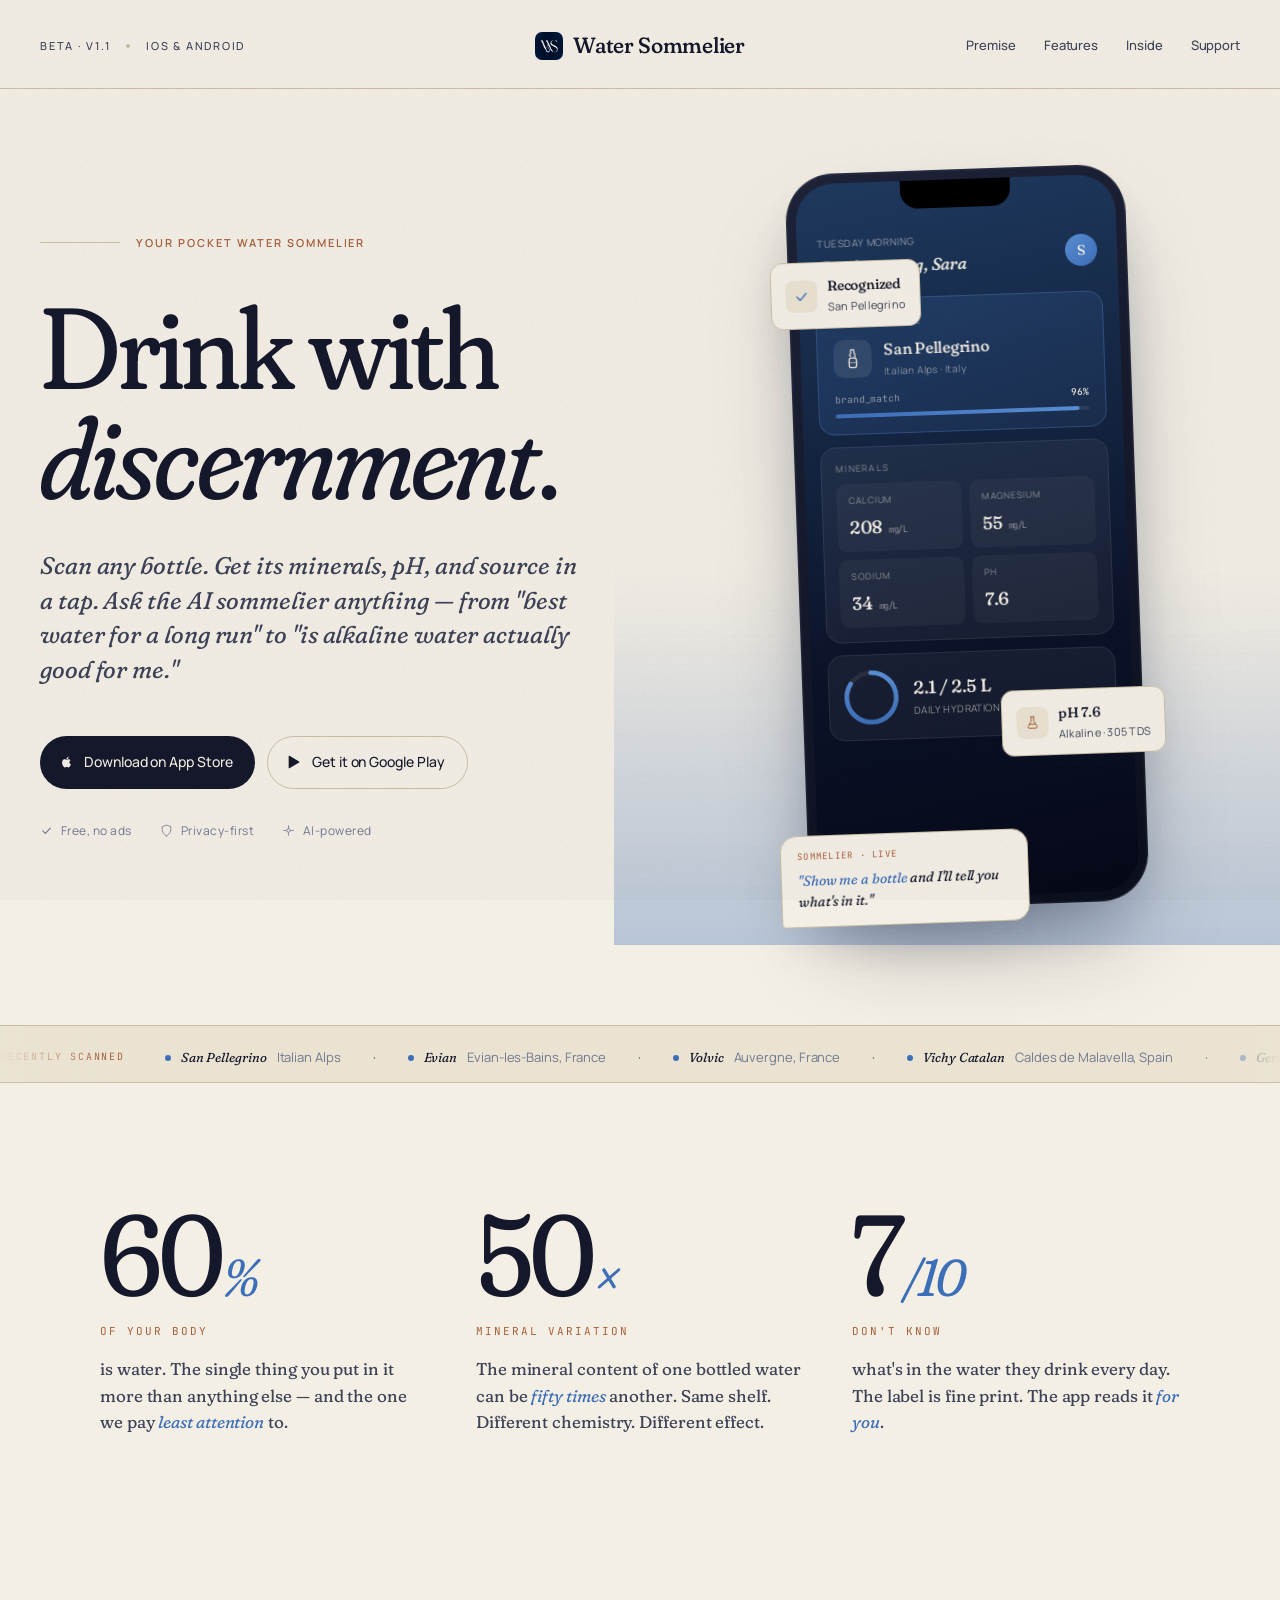
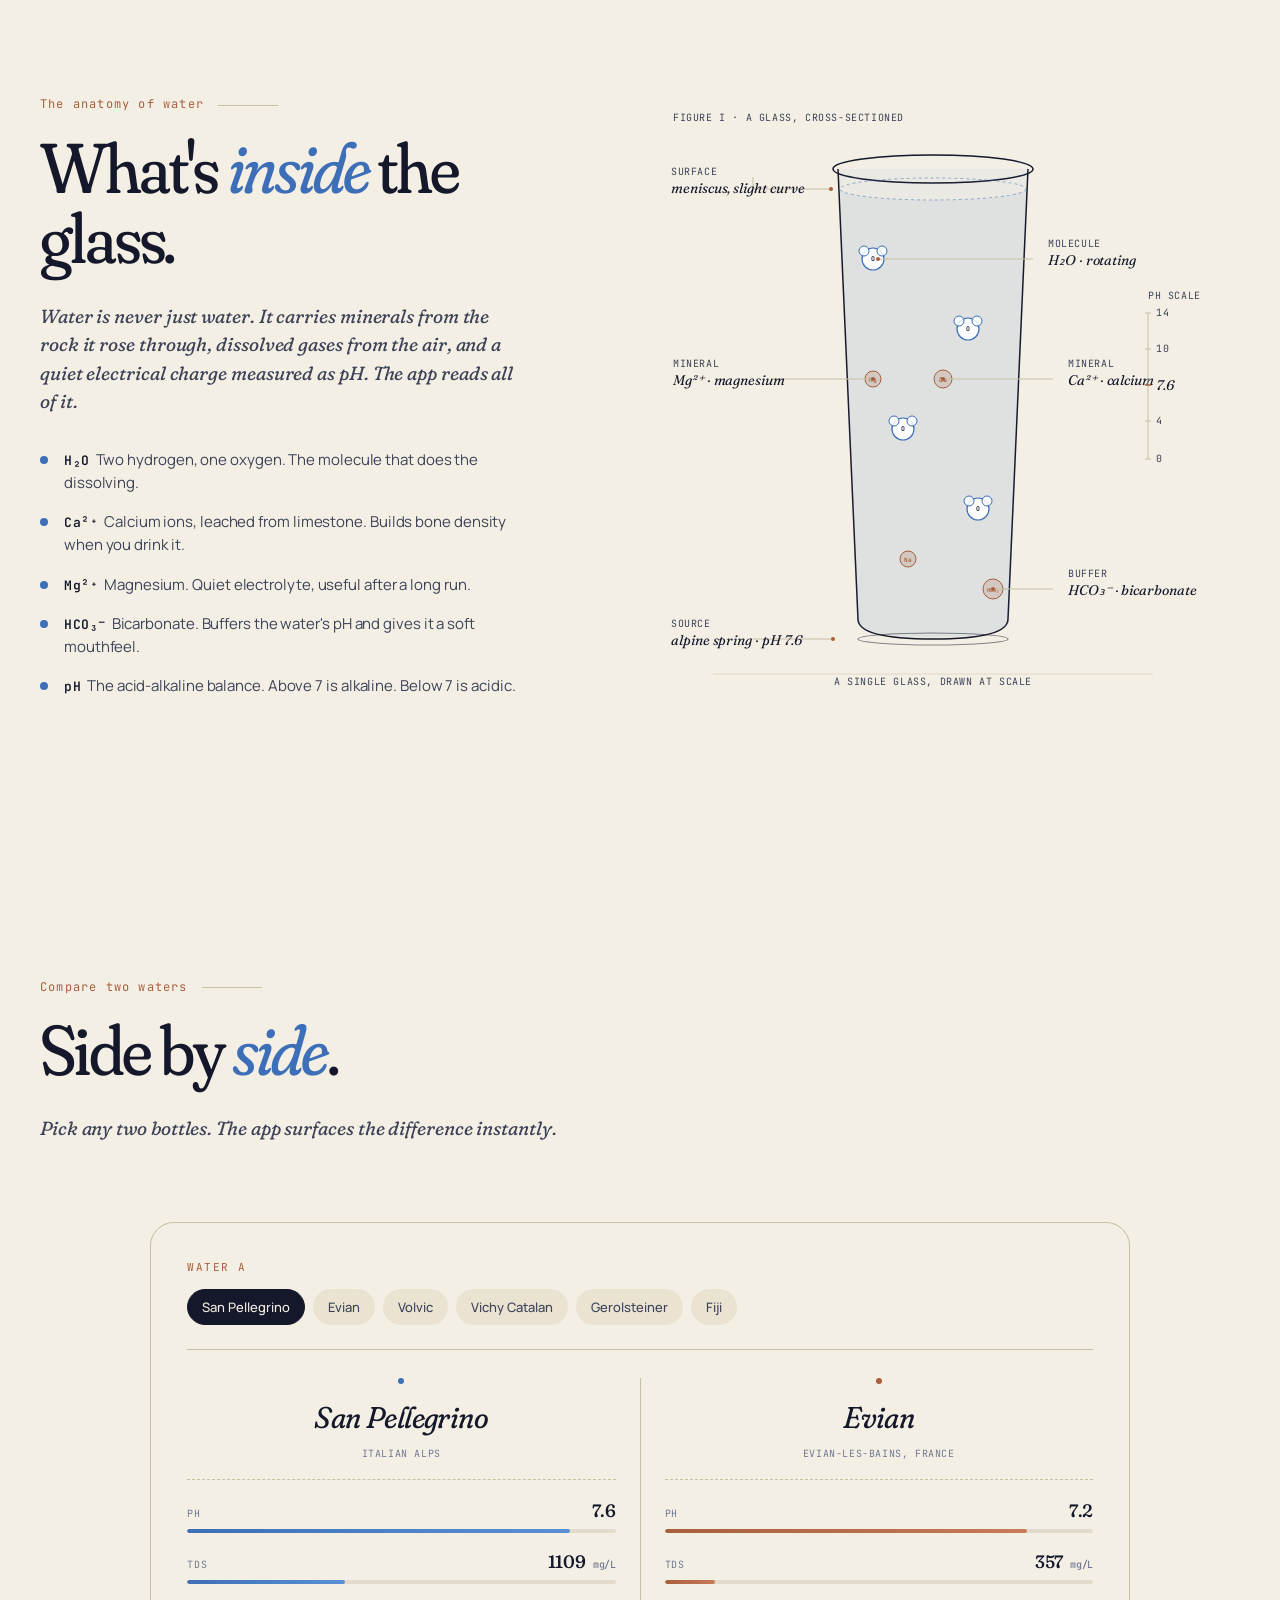
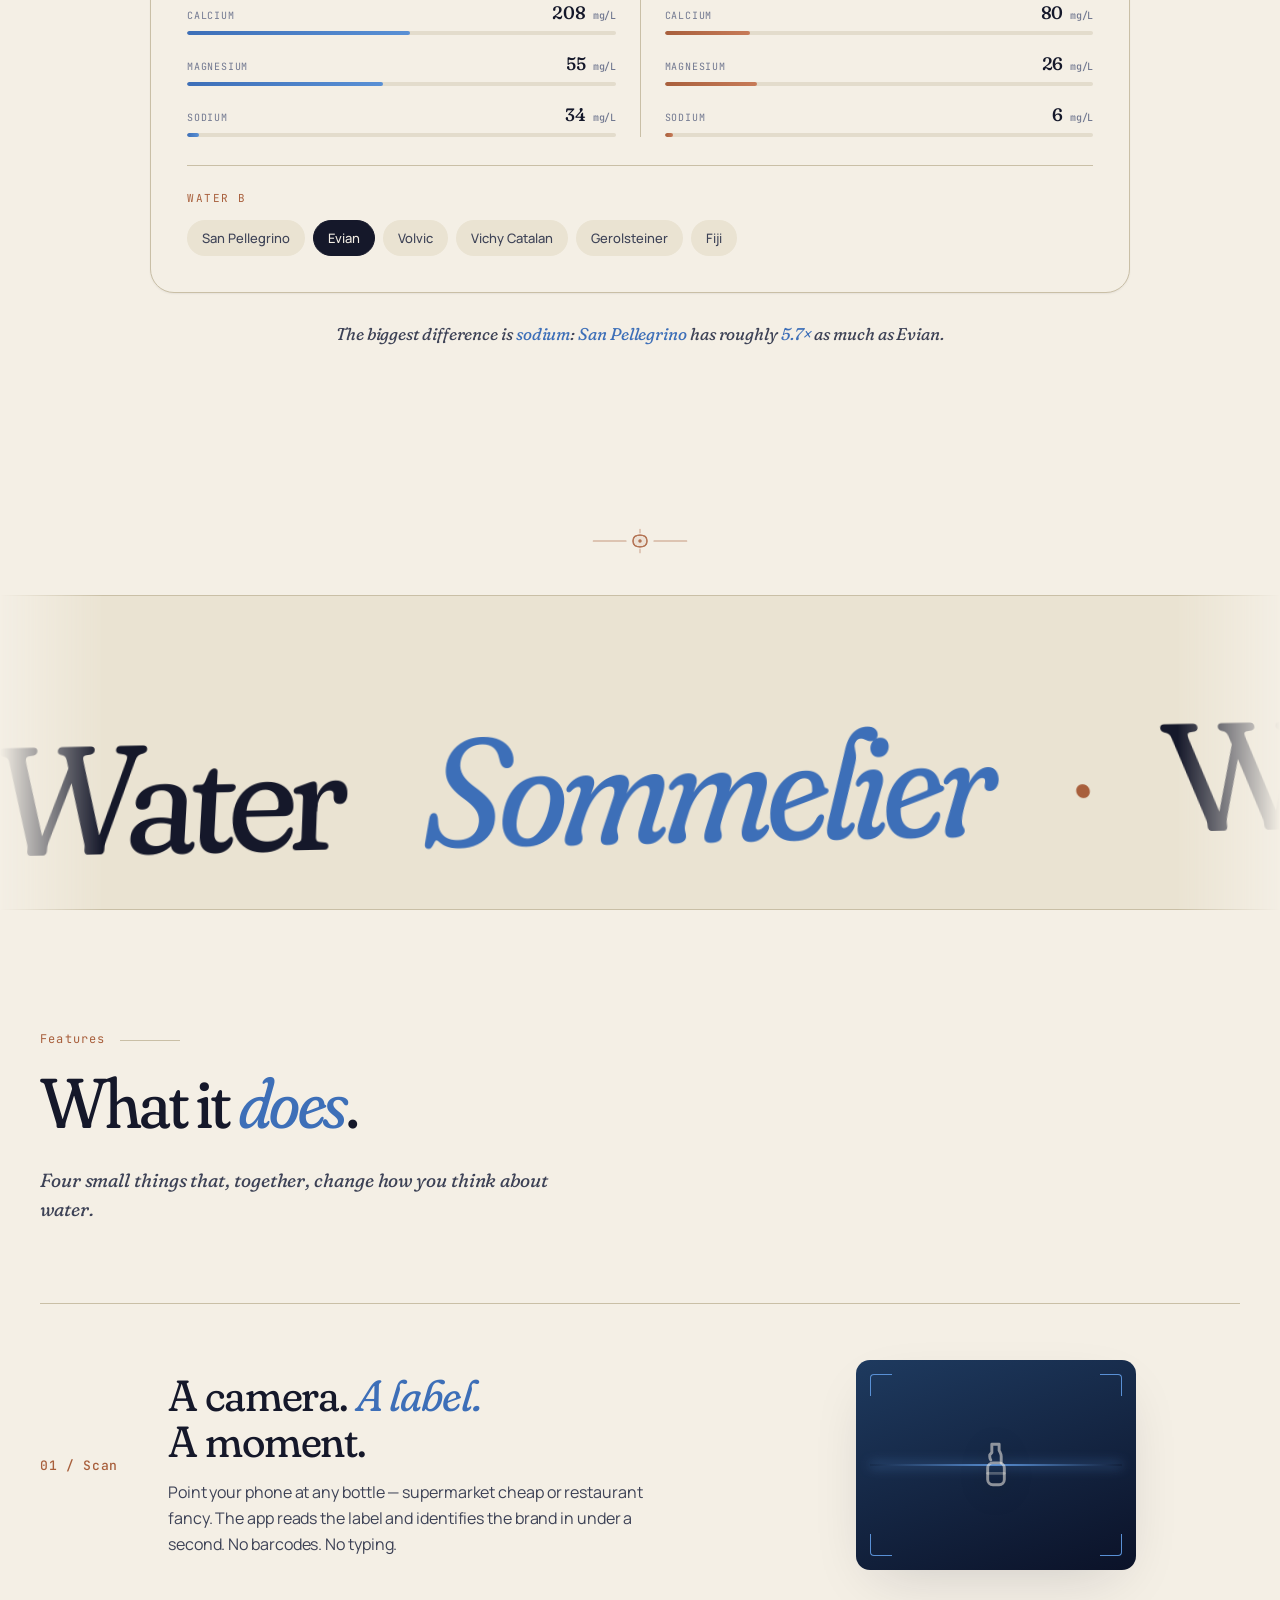
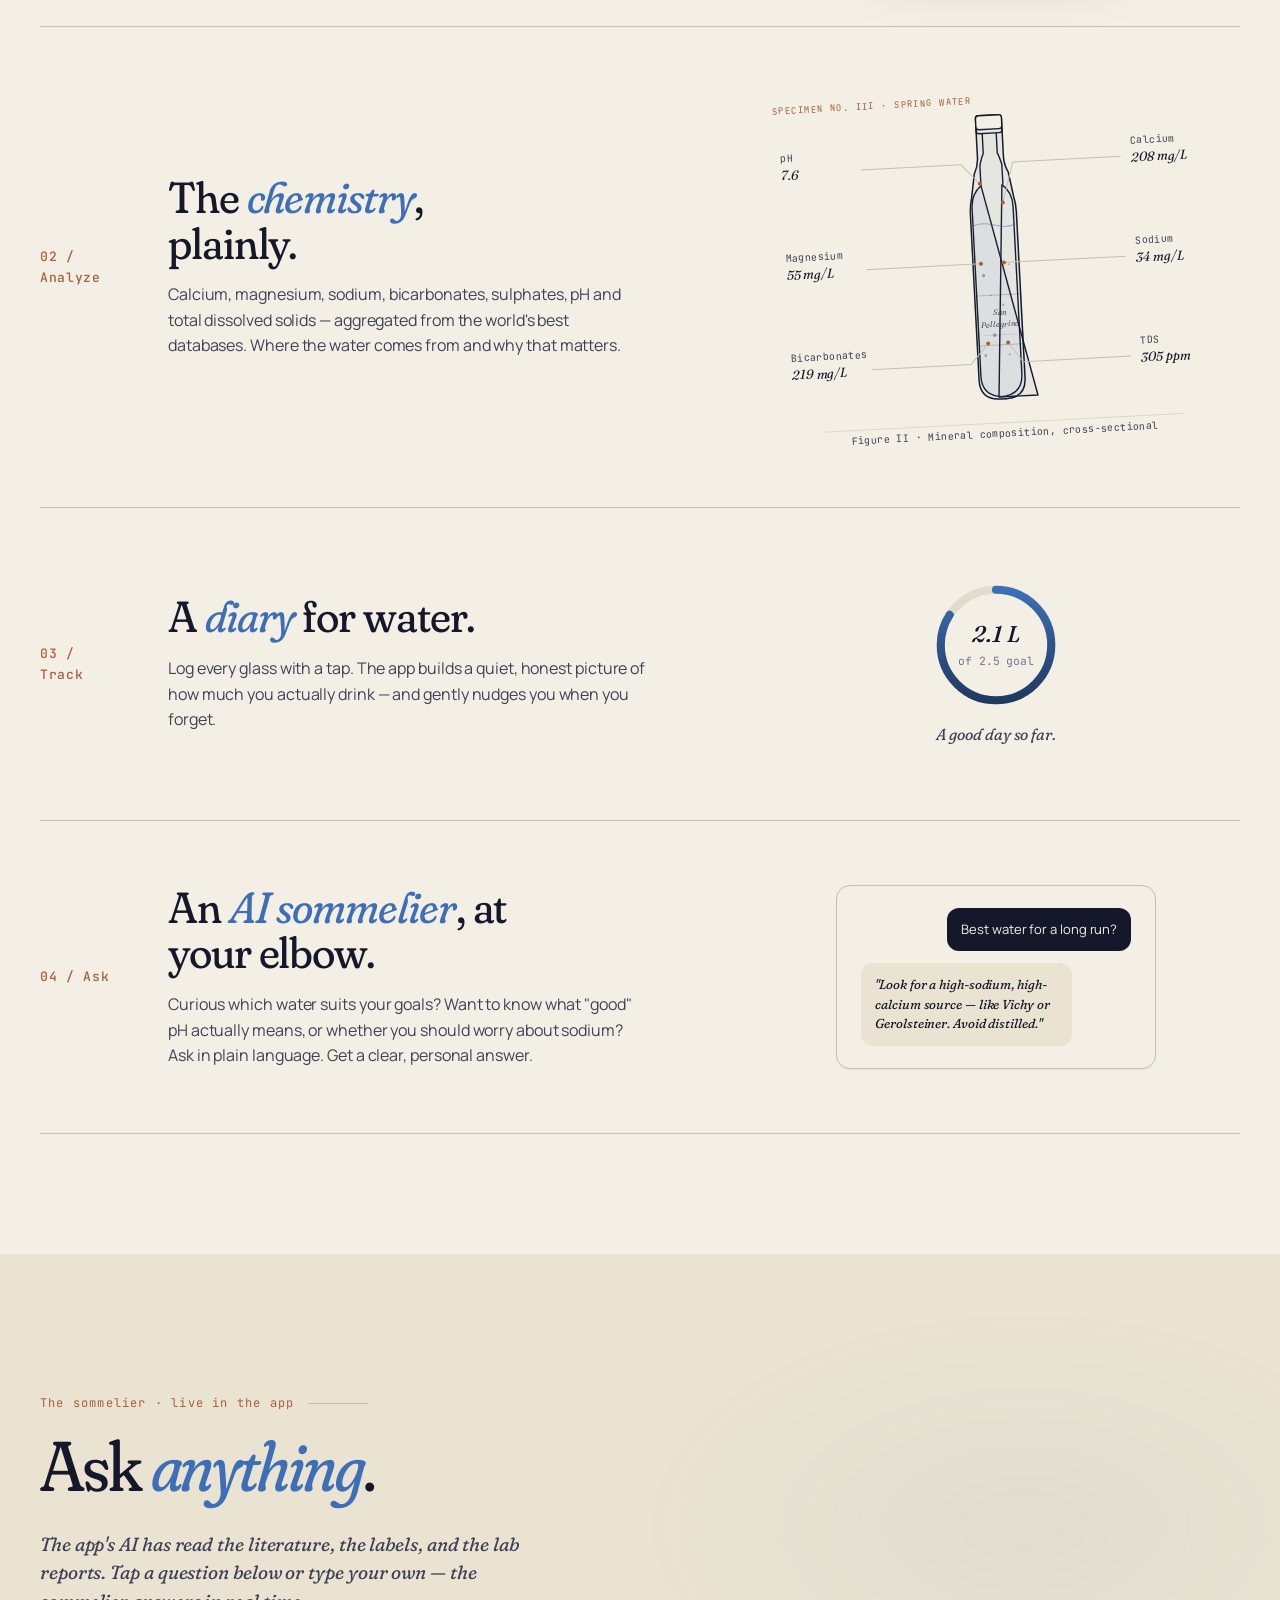
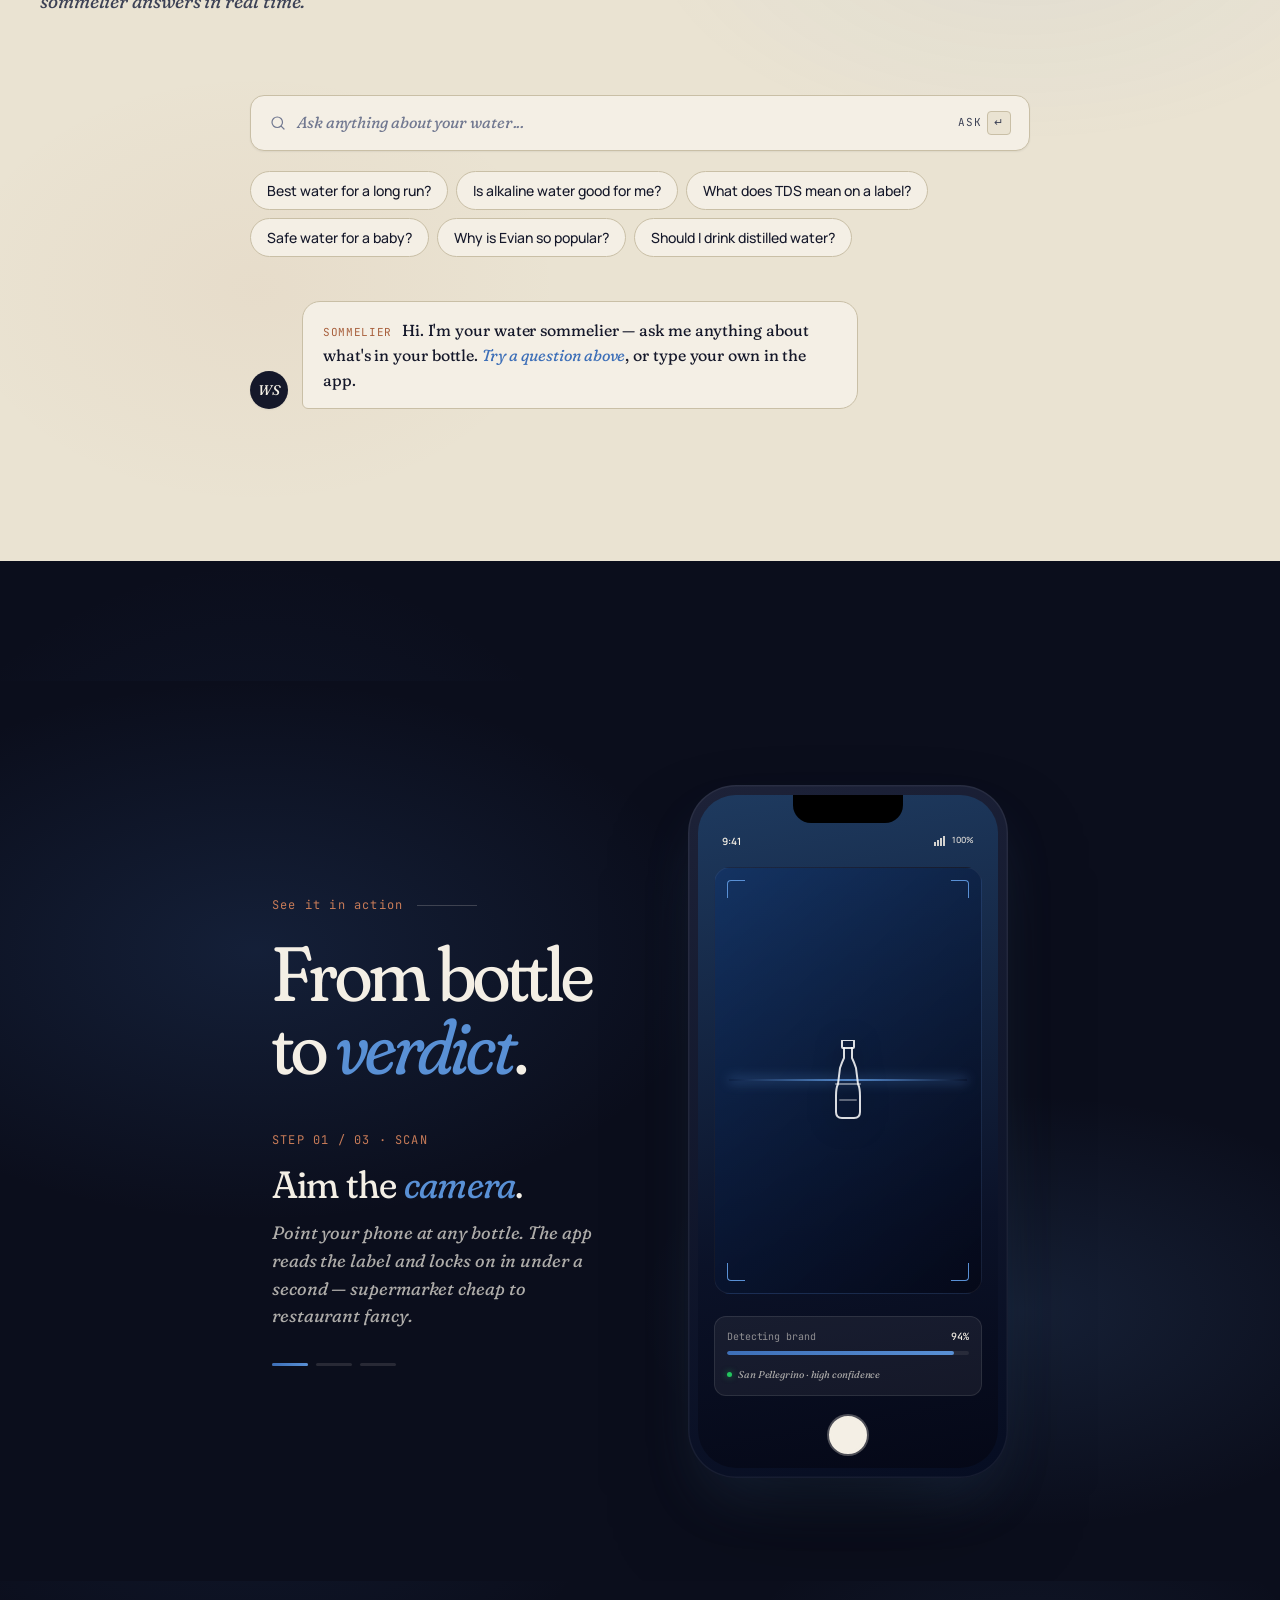
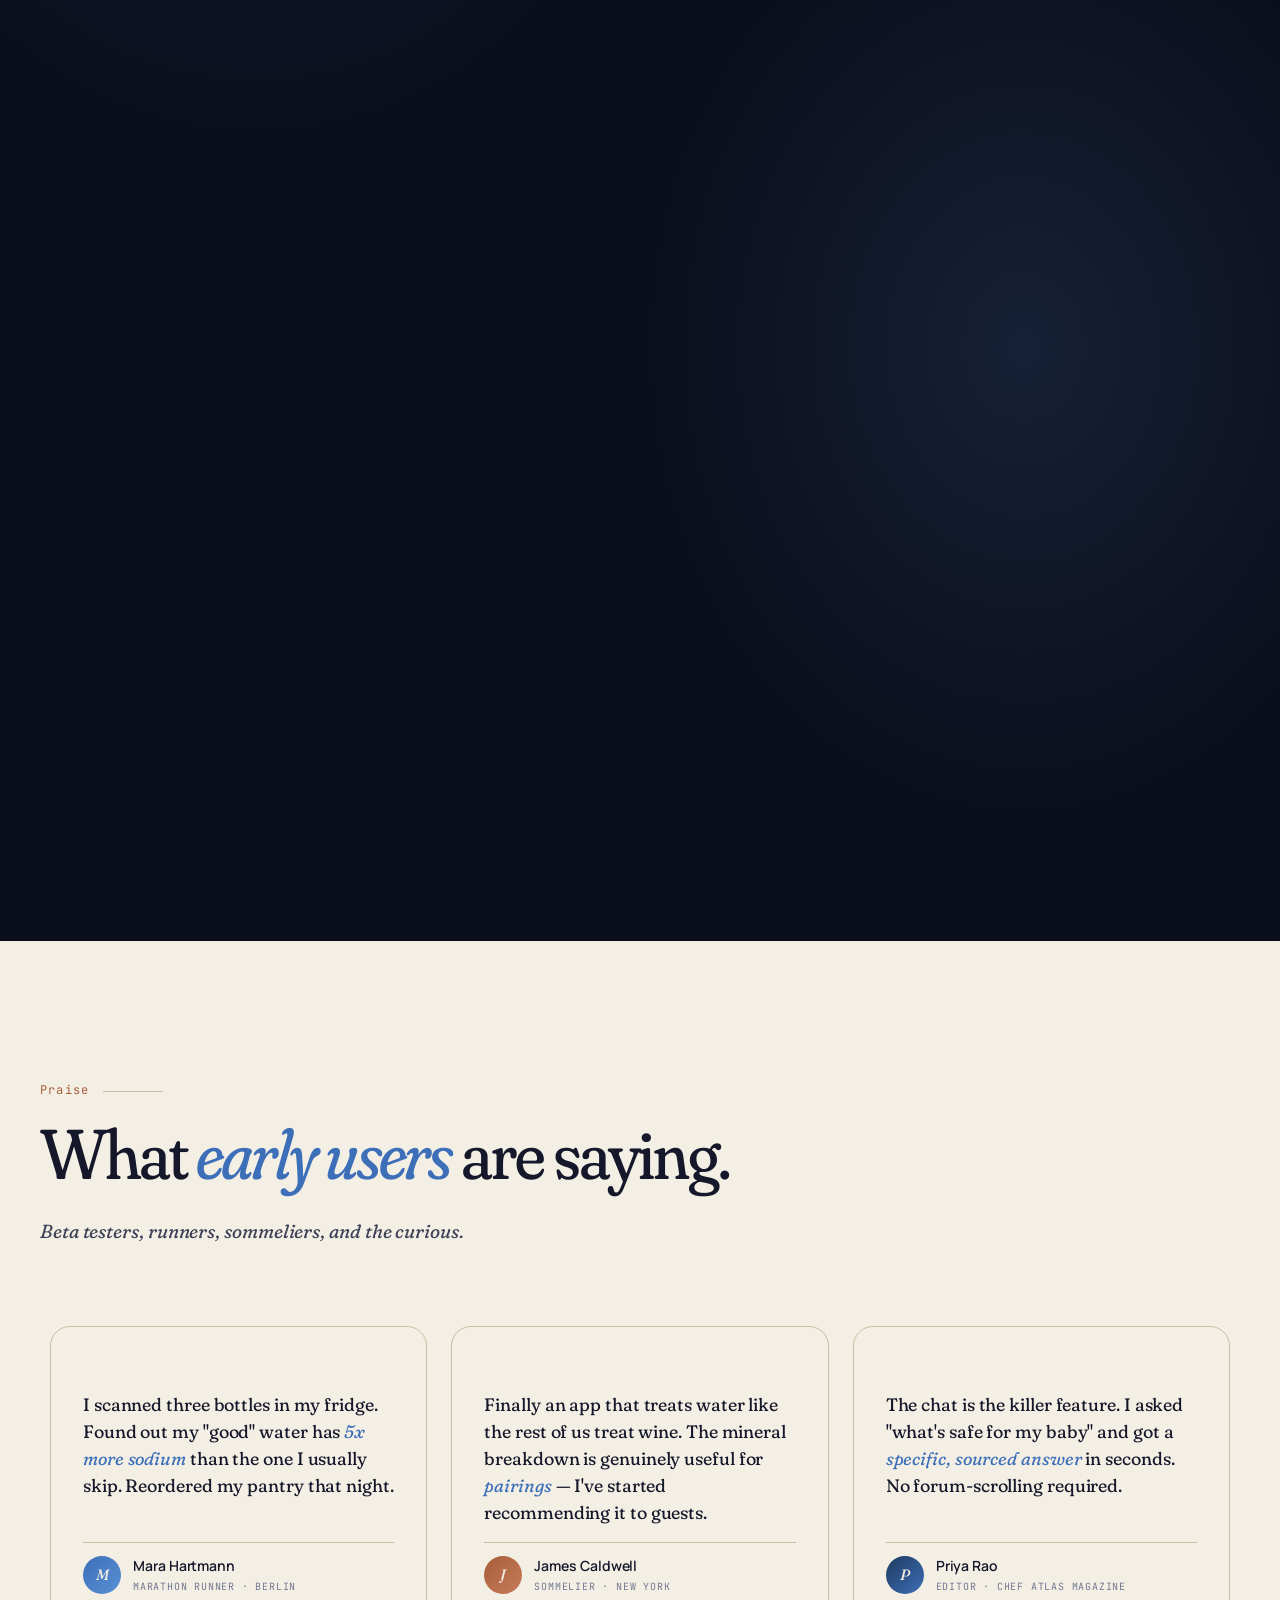
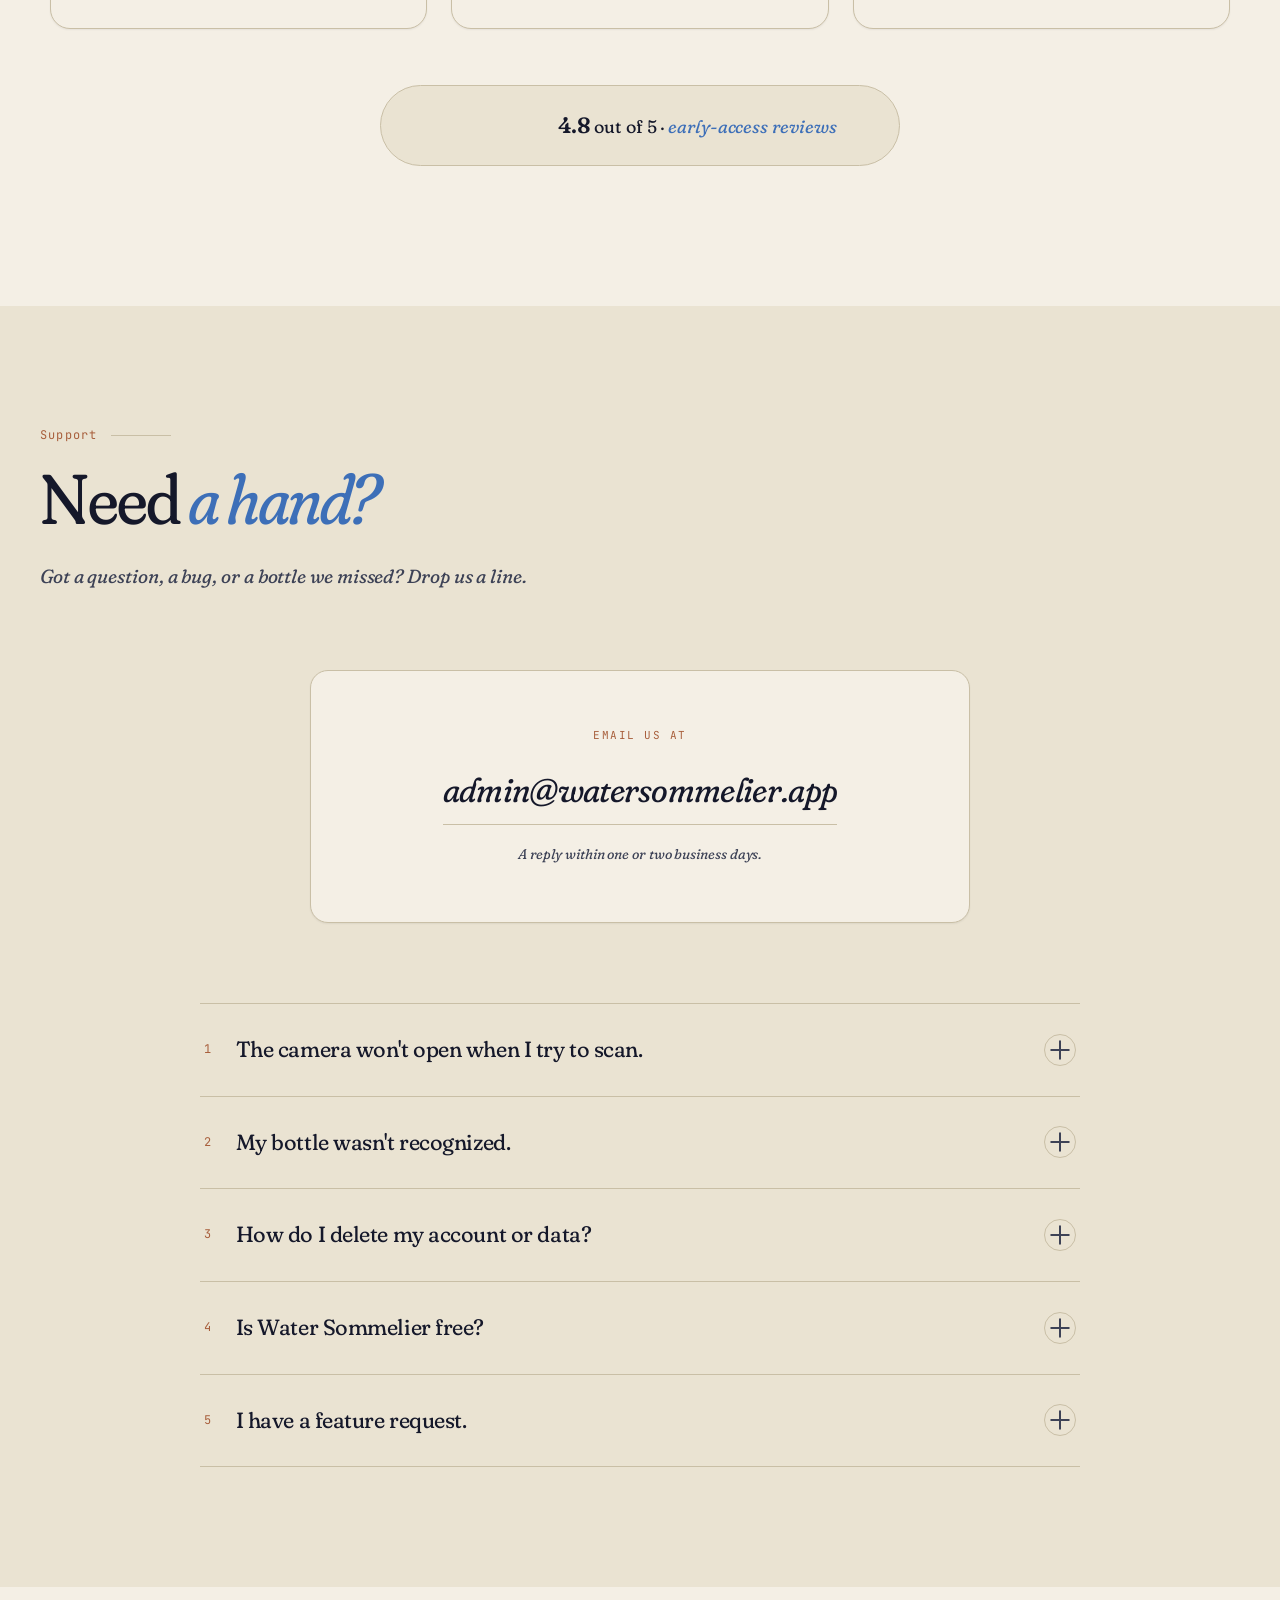
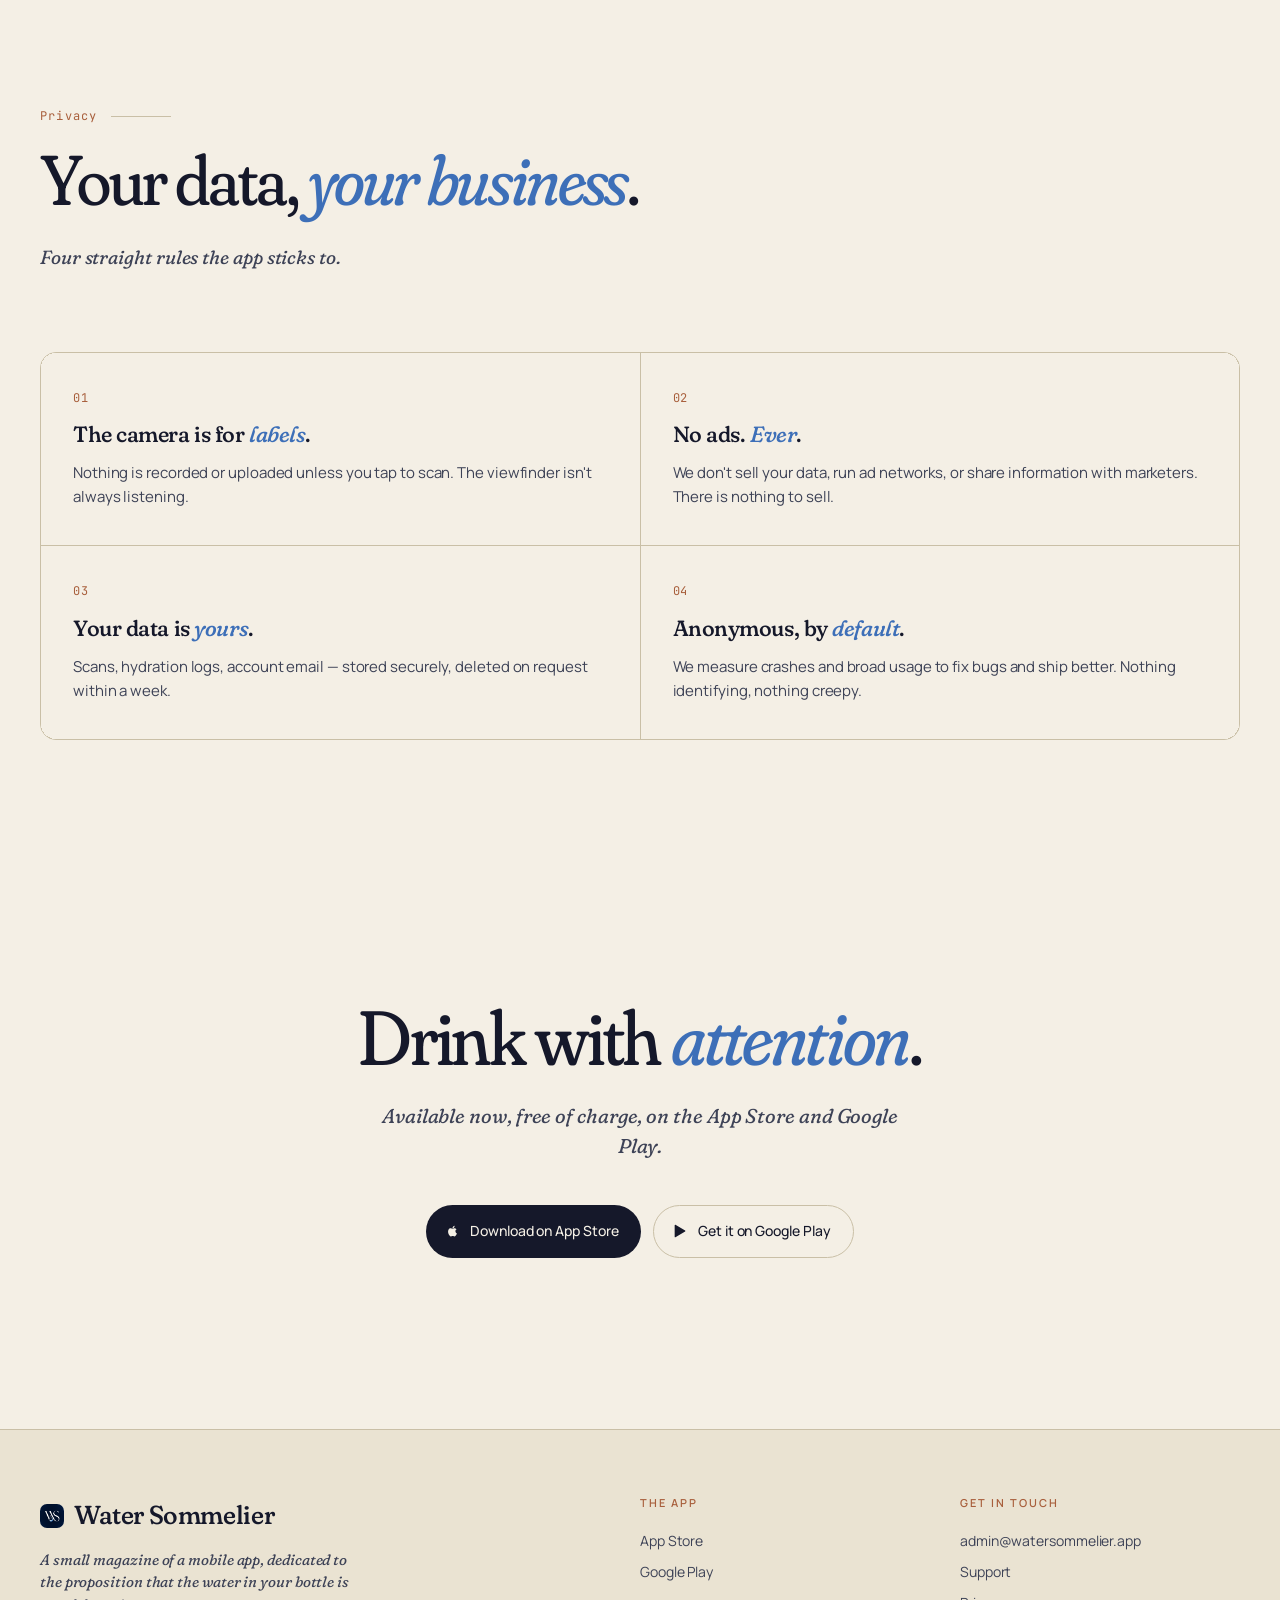
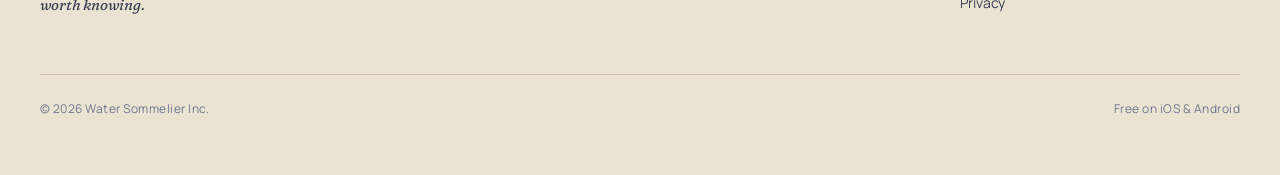
<file: index.html>
<!doctype html>
<html lang="en">
  <head>
    <meta charset="UTF-8" />
    <meta name="viewport" content="width=device-width, initial-scale=1.0" />
    <title>Water Sommelier - A guide to the water you drink</title>
    <meta
      name="description"
      content="Water Sommelier scans water bottle labels and reveals minerals, pH, and source. Track hydration, drink with intention. Free on iOS and Android."
    />
    <meta name="theme-color" content="#F4EFE5" />

    <meta
      property="og:title"
      content="Water Sommelier - Drink with discernment"
    />
    <meta
      property="og:description"
      content="Your pocket water sommelier. Scan any bottle to see its minerals, pH, and source. Ask the AI assistant anything. Free on iOS &amp; Android."
    />
    <meta property="og:type" content="website" />
    <meta
      property="og:url"
      content="https://bjavakh.github.io/water-sommelier-support/"
    />
    <meta
      property="og:image"
      content="https://bjavakh.github.io/water-sommelier-support/og-image.png"
    />
    <meta property="og:image:width" content="2400" />
    <meta property="og:image:height" content="1260" />
    <meta
      property="og:image:alt"
      content="Water Sommelier - Drink with discernment. Scan any bottle. San Pellegrino sample readout shown."
    />

    <!-- Twitter / X cards -->
    <meta name="twitter:card" content="summary_large_image" />
    <meta
      name="twitter:title"
      content="Water Sommelier - Drink with discernment"
    />
    <meta
      name="twitter:description"
      content="Your pocket water sommelier. Scan any bottle. Ask anything."
    />
    <meta
      name="twitter:image"
      content="https://bjavakh.github.io/water-sommelier-support/og-image.png"
    />

    <!-- Brand logo favicon -->
    <link rel="icon" type="image/png" href="logo.png" />
    <link rel="apple-touch-icon" href="logo.png" />

    <link rel="preconnect" href="https://fonts.googleapis.com" />
    <link rel="preconnect" href="https://fonts.gstatic.com" crossorigin />
    <link
      href="https://fonts.googleapis.com/css2?family=Fraunces:ital,opsz,wght,SOFT@0,9..144,300..800,0..100;1,9..144,300..800,0..100&family=Manrope:wght@300;400;500;600;700&family=JetBrains+Mono:wght@400;500&display=swap"
      rel="stylesheet"
    />

    <style>
      /* ============================================================
       TOKENS — Editorial Sommelier Magazine
       ============================================================ */
      :root {
        --paper: #f4efe5;
        --paper-warm: #eae3d2;
        --paper-deep: #ddd3bc;
        --rule: #c9bfa6;
        --rule-soft: rgba(201, 191, 166, 0.5);

        --ink: #15182a;
        --ink-soft: #3d4256;
        --ink-faint: #717890;
        --ink-ghost: rgba(21, 24, 42, 0.4);

        --navy: #1e3a5f;
        --navy-bright: #2c5283;
        --water: #3d6fb8;
        --water-bright: #5990d5;
        --copper: #a85f3c;
        --copper-soft: #c77b58;
        --night: #0b0e1c;

        --shadow-paper: 0 1px 2px rgba(21, 24, 42, 0.06);
        --shadow-soft: 0 20px 60px -20px rgba(21, 24, 42, 0.18);
        --shadow-deep: 0 50px 120px -30px rgba(21, 24, 42, 0.32);

        --ease-out: cubic-bezier(0.16, 1, 0.3, 1);
        --ease-snap: cubic-bezier(0.34, 1.56, 0.64, 1);
        --ease-fluid: cubic-bezier(0.65, 0, 0.35, 1);
      }

      /* ============================================================
       RESET + BASE
       ============================================================ */
      *,
      *::before,
      *::after {
        box-sizing: border-box;
        margin: 0;
        padding: 0;
      }
      html {
        scroll-behavior: smooth;
      }
      body {
        font-family:
          "Manrope",
          -apple-system,
          BlinkMacSystemFont,
          sans-serif;
        color: var(--ink);
        background: var(--paper);
        line-height: 1.62;
        font-size: 17px;
        font-weight: 400;
        letter-spacing: -0.005em;
        -webkit-font-smoothing: antialiased;
        -moz-osx-font-smoothing: grayscale;
        overflow-x: hidden;
        position: relative;
      }
      /* Paper grain — subtle SVG noise overlay */
      body::before {
        content: "";
        position: fixed;
        inset: 0;
        pointer-events: none;
        z-index: 200;
        opacity: 0.4;
        mix-blend-mode: multiply;
        background-image: url("data:image/svg+xml;utf8,<svg xmlns='http://www.w3.org/2000/svg' width='220' height='220'><filter id='n'><feTurbulence type='fractalNoise' baseFrequency='0.85' numOctaves='2' stitchTiles='stitch'/><feColorMatrix values='0 0 0 0 0.08, 0 0 0 0 0.07, 0 0 0 0 0.14, 0 0 0 0.13 0'/></filter><rect width='100%' height='100%' filter='url(%23n)'/></svg>");
      }
      a {
        color: inherit;
        text-decoration: none;
        transition: opacity 0.25s var(--ease-out);
      }
      a:hover {
        opacity: 0.7;
      }
      button {
        font-family: inherit;
        cursor: pointer;
        border: none;
        background: none;
        color: inherit;
      }
      img {
        display: block;
        max-width: 100%;
      }

      /* ============================================================
       TYPOGRAPHY
       ============================================================ */
      .display {
        font-family: "Fraunces", Georgia, serif;
        font-variation-settings:
          "opsz" 144,
          "SOFT" 100,
          "WONK" 0;
        font-feature-settings:
          "liga" 1,
          "dlig" 1,
          "kern" 1,
          "salt" 1;
        letter-spacing: -0.025em;
        line-height: 0.96;
      }
      .display em,
      .display .ital {
        font-style: italic;
        font-variation-settings:
          "opsz" 144,
          "SOFT" 100,
          "WONK" 1;
        font-feature-settings:
          "liga" 1,
          "dlig" 1,
          "kern" 1,
          "salt" 1,
          "ss01" 1;
      }
      .serif {
        font-family: "Fraunces", Georgia, serif;
        font-variation-settings:
          "opsz" 14,
          "SOFT" 100;
        font-feature-settings:
          "liga" 1,
          "kern" 1;
      }
      .mono {
        font-family: "JetBrains Mono", "Menlo", monospace;
        font-feature-settings:
          "kern" 1,
          "ss01" 1;
        letter-spacing: 0;
      }
      .uppercase-tracked {
        font-family: "Manrope", sans-serif;
        text-transform: uppercase;
        letter-spacing: 0.18em;
        font-size: 11px;
        font-weight: 600;
      }

      /* ============================================================
       CONTAINER
       ============================================================ */
      .container {
        max-width: 1320px;
        margin: 0 auto;
        padding: 0 40px;
      }
      .container-narrow {
        max-width: 820px;
        margin: 0 auto;
        padding: 0 40px;
      }
      .col-text {
        max-width: 620px;
      }

      /* ============================================================
       REVEAL
       ============================================================ */
      .reveal {
        opacity: 0;
        transform: translateY(18px);
        transition:
          opacity 1.1s var(--ease-out),
          transform 1.1s var(--ease-out);
      }
      .reveal.in {
        opacity: 1;
        transform: translateY(0);
      }
      .reveal-1 {
        transition-delay: 0.08s;
      }
      .reveal-2 {
        transition-delay: 0.16s;
      }
      .reveal-3 {
        transition-delay: 0.24s;
      }
      .reveal-4 {
        transition-delay: 0.32s;
      }
      @media (prefers-reduced-motion: reduce) {
        .reveal {
          opacity: 1;
          transform: none;
          transition: none;
        }
        *,
        *::before,
        *::after {
          animation-duration: 0.01ms !important;
          transition-duration: 0.01ms !important;
        }
      }

      /* ============================================================
       MASTHEAD / NAV
       ============================================================ */
      .masthead {
        padding: 28px 0 0;
        position: relative;
      }
      .masthead-inner {
        display: grid;
        grid-template-columns: 1fr auto 1fr;
        align-items: center;
        gap: 32px;
        padding-bottom: 24px;
        border-bottom: 1px solid var(--rule);
      }
      .masthead-meta {
        font-size: 11px;
        letter-spacing: 0.16em;
        text-transform: uppercase;
        color: var(--ink-soft);
        font-weight: 500;
        display: flex;
        gap: 16px;
        align-items: center;
      }
      .masthead-meta .meta-sep {
        width: 4px;
        height: 4px;
        background: var(--rule);
        border-radius: 50%;
        display: inline-block;
      }
      .brand {
        font-family: "Fraunces", Georgia, serif;
        font-variation-settings:
          "opsz" 60,
          "SOFT" 100;
        font-size: 22px;
        font-weight: 500;
        letter-spacing: -0.015em;
        color: var(--ink);
        display: inline-flex;
        align-items: center;
        gap: 10px;
      }
      .brand-mark {
        display: inline-flex;
        align-items: center;
        justify-content: center;
      }
      .brand-mark img {
        width: 28px;
        height: 28px;
        display: block;
        border-radius: 7px;
      }
      footer .brand-mark img {
        width: 24px;
        height: 24px;
      }
      .masthead-nav {
        display: flex;
        justify-content: flex-end;
        gap: 28px;
        font-size: 13px;
        color: var(--ink-soft);
      }
      .masthead-nav a {
        position: relative;
        padding: 4px 0;
        font-weight: 500;
      }
      .masthead-nav a::after {
        content: "";
        position: absolute;
        left: 0;
        right: 0;
        bottom: 0;
        height: 1px;
        background: var(--ink);
        transform: scaleX(0);
        transform-origin: right;
        transition: transform 0.4s var(--ease-out);
      }
      .masthead-nav a:hover {
        color: var(--ink);
        opacity: 1;
      }
      .masthead-nav a:hover::after {
        transform: scaleX(1);
        transform-origin: left;
      }

      /* ============================================================
       HERO — Editorial Cover
       ============================================================ */
      .hero {
        padding: 80px 0 120px;
        position: relative;
        overflow: hidden;
      }
      .hero-grid {
        display: grid;
        grid-template-columns: minmax(0, 1.05fr) minmax(0, 1fr);
        gap: 80px;
        align-items: center;
      }

      .hero-eyebrow {
        display: flex;
        align-items: center;
        gap: 16px;
        margin-bottom: 40px;
      }
      .hero-eyebrow .uppercase-tracked {
        color: var(--copper);
      }
      .hero-eyebrow .rule {
        flex: 1;
        max-width: 80px;
        height: 1px;
        background: var(--rule);
      }

      .hero h1 {
        font-size: clamp(56px, 9vw, 132px);
        font-weight: 400;
        margin-bottom: 36px;
      }
      .hero h1 .line {
        display: block;
      }

      .hero-lede {
        font-family: "Fraunces", Georgia, serif;
        font-variation-settings:
          "opsz" 24,
          "SOFT" 100;
        font-style: italic;
        font-size: clamp(20px, 2vw, 24px);
        line-height: 1.45;
        color: var(--ink-soft);
        max-width: 540px;
        margin-bottom: 48px;
        font-weight: 400;
      }

      .hero-actions {
        display: flex;
        gap: 12px;
        flex-wrap: wrap;
        margin-bottom: 32px;
      }

      /* Editorial-style download buttons */
      .pill-btn {
        display: inline-flex;
        align-items: center;
        gap: 10px;
        padding: 14px 22px 14px 18px;
        background: var(--ink);
        color: var(--paper);
        border-radius: 999px;
        font-size: 14px;
        font-weight: 500;
        letter-spacing: -0.005em;
        position: relative;
        overflow: hidden;
        isolation: isolate;
        transition: transform 0.5s var(--ease-out);
      }
      .pill-btn::before {
        content: "";
        position: absolute;
        inset: 0;
        background: linear-gradient(
          120deg,
          transparent 30%,
          rgba(255, 255, 255, 0.18) 50%,
          transparent 70%
        );
        transform: translateX(-110%);
        transition: transform 0.8s var(--ease-out);
        z-index: -1;
      }
      .pill-btn:hover {
        transform: translateY(-2px);
        opacity: 1;
      }
      .pill-btn:hover::before {
        transform: translateX(110%);
      }
      .pill-btn svg {
        width: 16px;
        height: 16px;
      }
      .pill-btn.ghost {
        background: transparent;
        color: var(--ink);
        border: 1px solid var(--rule);
      }
      .pill-btn.ghost:hover {
        background: var(--paper-warm);
      }

      .hero-meta-row {
        display: flex;
        gap: 28px;
        font-size: 12px;
        color: var(--ink-faint);
        letter-spacing: 0.04em;
        align-items: center;
      }
      .hero-meta-row .item {
        display: flex;
        align-items: center;
        gap: 8px;
      }
      .hero-meta-row svg {
        width: 13px;
        height: 13px;
      }

      /* Hero visual */
      .hero-visual {
        position: relative;
        display: flex;
        justify-content: center;
        align-items: center;
        min-height: 640px;
      }

      /* Water surface SVG behind phone */
      .water-surface {
        position: absolute;
        inset: 30% -80px -40px -80px;
        z-index: 0;
        opacity: 0.9;
        pointer-events: none;
      }
      .water-surface svg {
        width: 100%;
        height: 100%;
      }

      .phone-stage {
        position: relative;
        width: 340px;
        transform: rotate(-2deg);
        transition: transform 0.6s var(--ease-out);
        z-index: 2;
        animation: phoneDrift 8s ease-in-out infinite;
      }
      @keyframes phoneDrift {
        0%,
        100% {
          transform: rotate(-2deg) translateY(0);
        }
        50% {
          transform: rotate(-2deg) translateY(-8px);
        }
      }
      .phone-stage:hover {
        transform: rotate(0deg) translateY(-4px);
        animation-play-state: paused;
      }

      .device {
        position: relative;
        width: 100%;
        aspect-ratio: 9 / 19.5;
        background: linear-gradient(160deg, #1d2238 0%, #0b0e1c 100%);
        border-radius: 48px;
        padding: 10px;
        box-shadow:
          inset 0 0 0 1.5px rgba(255, 255, 255, 0.06),
          0 50px 100px -30px rgba(21, 24, 42, 0.4),
          0 30px 60px -20px rgba(30, 58, 95, 0.25);
      }
      .device-screen {
        width: 100%;
        height: 100%;
        border-radius: 38px;
        background: linear-gradient(
          170deg,
          #1e3a5f 0%,
          #0b1228 65%,
          #050817 100%
        );
        position: relative;
        overflow: hidden;
        display: flex;
        flex-direction: column;
      }
      .device-screen::after {
        content: "";
        position: absolute;
        top: 0;
        left: 50%;
        transform: translateX(-50%);
        width: 110px;
        height: 28px;
        background: #000;
        border-radius: 0 0 18px 18px;
      }

      /* In-phone app UI */
      .ui {
        padding: 52px 16px 22px;
        flex: 1;
        display: flex;
        flex-direction: column;
        gap: 12px;
        color: #f4efe5;
      }
      .ui-header {
        display: flex;
        justify-content: space-between;
        align-items: center;
        margin-bottom: 6px;
        padding: 0 4px;
      }
      .ui-greeting {
        font-size: 10px;
        color: rgba(244, 239, 229, 0.55);
        letter-spacing: 0.06em;
        text-transform: uppercase;
      }
      .ui-name {
        font-family: "Fraunces", Georgia, serif;
        font-variation-settings:
          "opsz" 36,
          "SOFT" 100;
        font-style: italic;
        font-size: 17px;
        font-weight: 500;
        letter-spacing: -0.01em;
        margin-top: 2px;
      }
      .ui-avatar {
        width: 32px;
        height: 32px;
        border-radius: 50%;
        background: linear-gradient(135deg, var(--water-bright), var(--water));
        display: flex;
        align-items: center;
        justify-content: center;
        font-family: "Fraunces", Georgia, serif;
        font-size: 14px;
        font-weight: 500;
      }
      .ui-card {
        background: rgba(255, 255, 255, 0.05);
        border: 1px solid rgba(255, 255, 255, 0.08);
        border-radius: 16px;
        padding: 14px;
      }
      .ui-card.hero-card {
        background: linear-gradient(
          135deg,
          rgba(61, 111, 184, 0.22),
          rgba(89, 144, 213, 0.1)
        );
        border: 1px solid rgba(89, 144, 213, 0.3);
        padding: 16px;
      }
      .ui-card .label {
        font-size: 9px;
        letter-spacing: 0.14em;
        text-transform: uppercase;
        color: rgba(244, 239, 229, 0.5);
        margin-bottom: 8px;
      }
      .brand-row {
        display: flex;
        align-items: center;
        gap: 12px;
        margin-bottom: 12px;
      }
      .bottle-icon {
        width: 38px;
        height: 38px;
        border-radius: 10px;
        background: rgba(244, 239, 229, 0.1);
        display: flex;
        align-items: center;
        justify-content: center;
      }
      .bottle-icon svg {
        width: 22px;
        height: 22px;
        color: rgba(244, 239, 229, 0.95);
      }
      .brand-info {
        flex: 1;
        min-width: 0;
      }
      .brand-name {
        font-family: "Fraunces", Georgia, serif;
        font-variation-settings:
          "opsz" 36,
          "SOFT" 100;
        font-size: 16px;
        font-weight: 500;
        letter-spacing: -0.015em;
      }
      .brand-origin {
        font-size: 10px;
        color: rgba(244, 239, 229, 0.5);
        letter-spacing: 0.04em;
      }
      .confidence-row {
        display: flex;
        justify-content: space-between;
        align-items: center;
        margin-bottom: 6px;
        font-family: "JetBrains Mono", monospace;
        font-size: 9.5px;
      }
      .confidence-row .label-mono {
        color: rgba(244, 239, 229, 0.55);
      }
      .confidence-row .value-mono {
        font-weight: 500;
      }
      .ui-bar {
        height: 4px;
        background: rgba(244, 239, 229, 0.08);
        border-radius: 2px;
        overflow: hidden;
        position: relative;
      }
      .ui-bar-fill {
        position: absolute;
        inset: 0;
        background: linear-gradient(90deg, var(--water), var(--water-bright));
        border-radius: 2px;
        width: var(--w, 60%);
      }
      .mineral-grid {
        display: grid;
        grid-template-columns: 1fr 1fr;
        gap: 8px;
        margin-top: 8px;
      }
      .mineral-cell {
        background: rgba(244, 239, 229, 0.04);
        border-radius: 9px;
        padding: 10px 12px;
      }
      .mineral-label {
        font-size: 9px;
        color: rgba(244, 239, 229, 0.5);
        letter-spacing: 0.08em;
        text-transform: uppercase;
        margin-bottom: 4px;
      }
      .mineral-value {
        font-family: "Fraunces", Georgia, serif;
        font-variation-settings:
          "opsz" 36,
          "SOFT" 100;
        font-size: 18px;
        font-weight: 500;
        letter-spacing: -0.025em;
      }
      .mineral-unit {
        font-family: "JetBrains Mono", monospace;
        font-size: 9px;
        color: rgba(244, 239, 229, 0.45);
        margin-left: 2px;
      }

      .hydration-ring {
        display: flex;
        align-items: center;
        gap: 14px;
      }
      .ring-svg {
        width: 56px;
        height: 56px;
        flex-shrink: 0;
      }
      .ring-big {
        font-family: "Fraunces", Georgia, serif;
        font-variation-settings:
          "opsz" 36,
          "SOFT" 100;
        font-size: 18px;
        font-weight: 500;
        letter-spacing: -0.025em;
      }
      .ring-small {
        font-size: 10px;
        color: rgba(244, 239, 229, 0.55);
        letter-spacing: 0.04em;
      }

      /* Floating annotation cards */
      .float-card {
        position: absolute;
        background: var(--paper);
        border: 1px solid var(--rule);
        border-radius: 12px;
        padding: 12px 14px;
        box-shadow: var(--shadow-soft);
        display: flex;
        align-items: center;
        gap: 10px;
        z-index: 3;
        animation: floatY 7s ease-in-out infinite;
      }
      .float-card.fc-1 {
        top: 12%;
        left: -18px;
        animation-delay: 0s;
      }
      .float-card.fc-2 {
        bottom: 20%;
        right: -22px;
        animation-delay: -2.5s;
      }
      @keyframes floatY {
        0%,
        100% {
          transform: translateY(0);
        }
        50% {
          transform: translateY(-10px);
        }
      }
      .fc-icon {
        width: 32px;
        height: 32px;
        border-radius: 8px;
        background: var(--paper-warm);
        color: var(--water);
        display: flex;
        align-items: center;
        justify-content: center;
      }
      .fc-icon svg {
        width: 16px;
        height: 16px;
      }
      .fc-icon.copper {
        color: var(--copper);
      }
      .fc-title {
        font-family: "Fraunces", Georgia, serif;
        font-variation-settings:
          "opsz" 24,
          "SOFT" 100;
        font-size: 14px;
        font-weight: 500;
        letter-spacing: -0.015em;
      }
      .fc-sub {
        font-size: 11px;
        color: var(--ink-soft);
        letter-spacing: 0.02em;
      }

      /* ============================================================
       SECTION CHROME
       ============================================================ */
      section {
        padding: 120px 0;
        position: relative;
      }
      section.alt {
        background: var(--paper-warm);
      }
      /* Dark editorial spread — single moment of contrast across the page */
      section.dark-spread {
        background: var(--night);
        color: var(--paper);
        position: relative;
        overflow: hidden;
      }
      section.dark-spread::before {
        content: "";
        position: absolute;
        inset: 0;
        background: radial-gradient(
            ellipse 60% 50% at 20% 30%,
            rgba(61, 111, 184, 0.18),
            transparent 60%
          ),
          radial-gradient(
            ellipse 50% 40% at 80% 70%,
            rgba(89, 144, 213, 0.14),
            transparent 60%
          );
        pointer-events: none;
      }
      section.dark-spread .section-num {
        color: var(--copper-soft);
      }
      section.dark-spread .section-num::after {
        background: rgba(244, 239, 229, 0.2);
      }
      section.dark-spread .section-head h2 {
        color: var(--paper);
      }
      section.dark-spread .section-head h2 em {
        color: var(--water-bright);
      }
      section.dark-spread .section-head .lede {
        color: rgba(244, 239, 229, 0.65);
      }
      section.dark-spread .phone-caption {
        color: rgba(244, 239, 229, 0.5);
      }
      section.dark-spread .show-phone {
        box-shadow:
          inset 0 0 0 1.5px rgba(255, 255, 255, 0.08),
          0 30px 60px -20px rgba(0, 0, 0, 0.5),
          0 60px 120px -40px rgba(89, 144, 213, 0.25);
      }

      .section-head {
        margin-bottom: 80px;
      }
      .section-num {
        font-family: "JetBrains Mono", monospace;
        font-size: 12px;
        color: var(--copper);
        letter-spacing: 0.1em;
        margin-bottom: 18px;
        display: flex;
        align-items: center;
        gap: 14px;
      }
      .section-num::after {
        content: "";
        flex: 1;
        max-width: 60px;
        height: 1px;
        background: var(--rule);
      }
      .section-head h2 {
        font-family: "Fraunces", Georgia, serif;
        font-variation-settings:
          "opsz" 144,
          "SOFT" 100;
        font-size: clamp(40px, 5.5vw, 72px);
        font-weight: 400;
        letter-spacing: -0.03em;
        line-height: 1;
        margin-bottom: 28px;
        max-width: 18ch;
      }
      .section-head h2 em {
        font-style: italic;
        font-variation-settings:
          "opsz" 144,
          "SOFT" 100,
          "WONK" 1;
        color: var(--water);
      }
      .section-head .lede {
        font-family: "Fraunces", Georgia, serif;
        font-variation-settings:
          "opsz" 18,
          "SOFT" 100;
        font-style: italic;
        font-size: 19px;
        color: var(--ink-soft);
        max-width: 520px;
        line-height: 1.5;
      }

      /* ============================================================
       PREMISE — editorial intro
       ============================================================ */
      .premise {
        display: grid;
        grid-template-columns: minmax(0, 1fr) minmax(0, 1.4fr);
        gap: 80px;
        align-items: flex-start;
      }
      .premise-aside {
        position: sticky;
        top: 40px;
      }
      .premise-aside .uppercase-tracked {
        color: var(--copper);
        display: block;
        margin-bottom: 8px;
      }
      .premise-aside .aside-title {
        font-family: "Fraunces", Georgia, serif;
        font-variation-settings:
          "opsz" 36,
          "SOFT" 100;
        font-size: 24px;
        font-weight: 500;
        letter-spacing: -0.02em;
        line-height: 1.15;
      }
      .premise-body {
        font-family: "Fraunces", Georgia, serif;
        font-variation-settings:
          "opsz" 18,
          "SOFT" 100;
        font-size: 21px;
        line-height: 1.55;
        color: var(--ink-soft);
        max-width: 640px;
      }
      .premise-body .drop {
        font-family: "Fraunces", Georgia, serif;
        font-variation-settings:
          "opsz" 144,
          "SOFT" 100;
        float: left;
        font-size: 96px;
        line-height: 0.86;
        margin: 6px 14px -4px 0;
        color: var(--ink);
        font-weight: 400;
      }
      .premise-body p + p {
        margin-top: 1.1em;
      }
      .premise-body em {
        font-style: italic;
        color: var(--water);
      }

      /* ============================================================
       FEATURES — numbered editorial vignettes
       ============================================================ */
      .features-list {
        display: flex;
        flex-direction: column;
        gap: 0;
      }
      .feature-row {
        display: grid;
        grid-template-columns: 80px minmax(0, 1.1fr) minmax(0, 1fr);
        gap: 48px;
        padding: 56px 0;
        border-top: 1px solid var(--rule);
        align-items: center;
        transition: background 0.3s var(--ease-out);
      }
      .feature-row:last-child {
        border-bottom: 1px solid var(--rule);
      }
      .feature-num {
        font-family: "JetBrains Mono", monospace;
        font-size: 13px;
        color: var(--copper);
        font-weight: 500;
        letter-spacing: 0.05em;
      }
      .feature-body h3 {
        font-family: "Fraunces", Georgia, serif;
        font-variation-settings:
          "opsz" 72,
          "SOFT" 100;
        font-size: clamp(28px, 3.4vw, 44px);
        font-weight: 400;
        letter-spacing: -0.025em;
        line-height: 1.05;
        margin-bottom: 16px;
        max-width: 14ch;
      }
      .feature-body h3 em {
        font-style: italic;
        font-variation-settings:
          "opsz" 72,
          "SOFT" 100,
          "WONK" 1;
        color: var(--water);
      }
      .feature-body p {
        font-size: 16px;
        color: var(--ink-soft);
        max-width: 480px;
        line-height: 1.6;
      }
      .feature-visual {
        display: flex;
        justify-content: center;
        align-items: center;
        min-height: 200px;
      }

      /* Feature-specific visuals */
      .viz-scan {
        width: 100%;
        max-width: 280px;
        aspect-ratio: 4 / 3;
        border-radius: 14px;
        background: linear-gradient(160deg, #1e3a5f, #0b1228);
        position: relative;
        overflow: hidden;
        display: flex;
        align-items: center;
        justify-content: center;
        box-shadow: var(--shadow-soft);
      }
      .scan-corner {
        position: absolute;
        width: 22px;
        height: 22px;
        border: 1.5px solid var(--water-bright);
      }
      .scan-corner.tl {
        top: 14px;
        left: 14px;
        border-right: 0;
        border-bottom: 0;
        border-top-left-radius: 4px;
      }
      .scan-corner.tr {
        top: 14px;
        right: 14px;
        border-left: 0;
        border-bottom: 0;
        border-top-right-radius: 4px;
      }
      .scan-corner.bl {
        bottom: 14px;
        left: 14px;
        border-right: 0;
        border-top: 0;
        border-bottom-left-radius: 4px;
      }
      .scan-corner.br {
        bottom: 14px;
        right: 14px;
        border-left: 0;
        border-top: 0;
        border-bottom-right-radius: 4px;
      }
      .scan-line {
        position: absolute;
        left: 14px;
        right: 14px;
        height: 1.5px;
        background: linear-gradient(
          90deg,
          transparent,
          var(--water-bright),
          transparent
        );
        box-shadow: 0 0 12px var(--water-bright);
        animation: scanMove 2.8s ease-in-out infinite;
      }
      @keyframes scanMove {
        0%,
        100% {
          top: 14px;
        }
        50% {
          top: calc(100% - 16px);
        }
      }
      .viz-scan .ghost-bottle {
        width: 50px;
        color: rgba(244, 239, 229, 0.55);
        filter: drop-shadow(0 6px 14px rgba(0, 0, 0, 0.4));
      }

      .viz-minerals {
        width: 100%;
        max-width: 320px;
        padding: 28px 24px;
        background: var(--paper);
        border: 1px solid var(--rule);
        border-radius: 14px;
        box-shadow: var(--shadow-paper);
      }
      .min-row {
        display: flex;
        justify-content: space-between;
        align-items: baseline;
        padding: 10px 0;
        border-bottom: 1px solid var(--rule-soft);
      }
      .min-row:last-child {
        border-bottom: 0;
      }
      .min-name {
        font-family: "Fraunces", Georgia, serif;
        font-variation-settings:
          "opsz" 18,
          "SOFT" 100;
        font-style: italic;
        font-size: 15px;
        color: var(--ink);
      }
      .min-value {
        font-family: "JetBrains Mono", monospace;
        font-size: 13px;
        color: var(--ink-soft);
        font-weight: 500;
      }

      .viz-ring {
        display: flex;
        flex-direction: column;
        align-items: center;
        gap: 12px;
      }
      .viz-ring svg {
        width: 130px;
        height: 130px;
      }
      .viz-ring-label {
        font-family: "Fraunces", Georgia, serif;
        font-variation-settings:
          "opsz" 36,
          "SOFT" 100;
        font-style: italic;
        font-size: 16px;
        color: var(--ink-soft);
      }

      .viz-ai {
        width: 100%;
        max-width: 320px;
        padding: 22px 24px;
        background: var(--paper);
        border: 1px solid var(--rule);
        border-radius: 14px;
        box-shadow: var(--shadow-paper);
        display: flex;
        flex-direction: column;
        gap: 12px;
      }
      .ai-bubble {
        padding: 12px 14px;
        border-radius: 12px;
        font-size: 13px;
        line-height: 1.5;
      }
      .ai-bubble.user {
        align-self: flex-end;
        background: var(--ink);
        color: var(--paper);
        max-width: 70%;
      }
      .ai-bubble.bot {
        align-self: flex-start;
        background: var(--paper-warm);
        color: var(--ink);
        font-family: "Fraunces", Georgia, serif;
        font-style: italic;
        font-variation-settings:
          "opsz" 18,
          "SOFT" 100;
        max-width: 78%;
      }

      /* ============================================================
       PULL QUOTE — editorial divider
       ============================================================ */
      .pull-quote {
        text-align: center;
        padding: 120px 0;
        background: var(--paper-warm);
        position: relative;
        overflow: hidden;
      }
      .pull-quote::before,
      .pull-quote::after {
        content: "";
        position: absolute;
        left: 50%;
        transform: translateX(-50%);
        width: 60px;
        height: 1px;
        background: var(--rule);
      }
      .pull-quote::before {
        top: 48px;
      }
      .pull-quote::after {
        bottom: 48px;
      }
      .pull-quote blockquote {
        font-family: "Fraunces", Georgia, serif;
        font-variation-settings:
          "opsz" 144,
          "SOFT" 100;
        font-size: clamp(28px, 4.5vw, 56px);
        font-weight: 400;
        line-height: 1.15;
        letter-spacing: -0.02em;
        max-width: 900px;
        margin: 0 auto 32px;
        padding: 0 40px;
      }
      .pull-quote blockquote em {
        font-style: italic;
        font-variation-settings:
          "opsz" 144,
          "SOFT" 100,
          "WONK" 1;
        color: var(--water);
      }
      .pull-quote .attribution {
        font-size: 12px;
        letter-spacing: 0.18em;
        text-transform: uppercase;
        color: var(--ink-faint);
        font-weight: 500;
      }

      /* ============================================================
       INSIDE THE APP — phones gallery
       ============================================================ */
      .gallery-stage {
        display: flex;
        justify-content: center;
        align-items: flex-end;
        gap: 32px;
        flex-wrap: wrap;
        perspective: 1800px;
        padding-top: 24px;
      }
      .show-phone {
        position: relative;
        width: 260px;
        aspect-ratio: 9 / 19.5;
        background: linear-gradient(160deg, #1d2238 0%, #0b0e1c 100%);
        border-radius: 42px;
        padding: 9px;
        box-shadow:
          inset 0 0 0 1.5px rgba(255, 255, 255, 0.06),
          0 30px 60px -20px rgba(21, 24, 42, 0.3),
          0 60px 120px -40px rgba(30, 58, 95, 0.18);
        transition: transform 0.6s var(--ease-out);
      }
      .show-phone:nth-child(1) {
        transform: rotateY(10deg) rotateX(2deg);
      }
      .show-phone:nth-child(2) {
        transform: translateY(-32px);
        z-index: 2;
      }
      .show-phone:nth-child(3) {
        transform: rotateY(-10deg) rotateX(2deg);
      }
      .show-phone:hover {
        transform: translateY(-14px) rotateY(0) rotateX(0);
      }
      .show-screen {
        width: 100%;
        height: 100%;
        border-radius: 33px;
        background: linear-gradient(
          170deg,
          #1e3a5f 0%,
          #0b1228 65%,
          #050817 100%
        );
        position: relative;
        overflow: hidden;
        display: flex;
        flex-direction: column;
        padding: 34px 14px 16px;
        gap: 10px;
        color: var(--paper);
      }
      .show-screen::after {
        content: "";
        position: absolute;
        top: 0;
        left: 50%;
        transform: translateX(-50%);
        width: 88px;
        height: 22px;
        background: #000;
        border-radius: 0 0 14px 14px;
      }
      .show-title {
        font-family: "Fraunces", Georgia, serif;
        font-variation-settings:
          "opsz" 36,
          "SOFT" 100;
        font-size: 16px;
        font-weight: 500;
        letter-spacing: -0.015em;
        padding: 0 4px;
      }
      .show-sub {
        font-size: 10px;
        letter-spacing: 0.06em;
        color: rgba(244, 239, 229, 0.55);
        padding: 0 4px;
        margin-top: -6px;
        margin-bottom: 4px;
        text-transform: uppercase;
      }
      .show-card {
        background: rgba(244, 239, 229, 0.05);
        border: 1px solid rgba(244, 239, 229, 0.08);
        border-radius: 12px;
        padding: 12px;
        font-size: 11px;
      }
      .show-card .show-row {
        display: flex;
        justify-content: space-between;
      }
      .show-card .show-row + .show-row {
        margin-top: 6px;
      }
      .show-bar {
        height: 4px;
        border-radius: 2px;
        background: rgba(244, 239, 229, 0.08);
        margin: 6px 0 12px;
        overflow: hidden;
        position: relative;
      }
      .show-bar-fill {
        position: absolute;
        inset: 0;
        background: linear-gradient(90deg, var(--water), var(--water-bright));
        width: var(--w, 60%);
        border-radius: 2px;
      }
      .show-muted {
        color: rgba(244, 239, 229, 0.55);
        font-family: "JetBrains Mono", monospace;
        font-size: 10px;
      }
      .show-strong {
        font-family: "JetBrains Mono", monospace;
        font-size: 10px;
        font-weight: 500;
      }

      /* Caption under phone */
      .phone-caption {
        width: 100%;
        text-align: center;
        margin-top: 18px;
        font-family: "Fraunces", Georgia, serif;
        font-variation-settings:
          "opsz" 14,
          "SOFT" 100;
        font-style: italic;
        font-size: 13px;
        color: var(--ink-faint);
      }

      /* ============================================================
       REALISTIC IN-PHONE APP UI (See it in action)
       ============================================================ */
      .phone-status {
        display: flex;
        justify-content: space-between;
        align-items: center;
        padding: 0 8px;
        font-family: "Manrope", sans-serif;
        font-size: 10px;
        font-weight: 600;
        color: var(--paper);
        margin-bottom: 6px;
        margin-top: -8px;
      }
      .phone-status .status-icons {
        display: inline-flex;
        align-items: center;
        gap: 4px;
        color: rgba(244, 239, 229, 0.85);
      }

      /* Phone 1: Scan viewfinder */
      .show-screen-scan {
        padding-bottom: 14px;
      }
      .viewfinder {
        flex: 1;
        background: linear-gradient(
          135deg,
          rgba(15, 52, 110, 0.55),
          rgba(5, 8, 23, 0.85)
        );
        border-radius: 16px;
        position: relative;
        overflow: hidden;
        display: flex;
        align-items: center;
        justify-content: center;
        margin-bottom: 10px;
        border: 1px solid rgba(244, 239, 229, 0.06);
      }
      .viewfinder .scan-corner {
        border-color: var(--water-bright);
        width: 18px;
        height: 18px;
      }
      .viewfinder .scan-corner.tl {
        top: 12px;
        left: 12px;
      }
      .viewfinder .scan-corner.tr {
        top: 12px;
        right: 12px;
      }
      .viewfinder .scan-corner.bl {
        bottom: 12px;
        left: 12px;
      }
      .viewfinder .scan-corner.br {
        bottom: 12px;
        right: 12px;
      }
      .viewfinder-bottle {
        filter: drop-shadow(0 4px 12px rgba(0, 0, 0, 0.6));
      }
      .scan-detecting {
        background: rgba(244, 239, 229, 0.06);
        border: 1px solid rgba(244, 239, 229, 0.1);
      }
      .scan-hint {
        margin-top: 8px;
        display: flex;
        align-items: center;
        gap: 6px;
        font-family: "Fraunces", Georgia, serif;
        font-style: italic;
        font-size: 10px;
        color: rgba(244, 239, 229, 0.7);
      }
      .scan-dot {
        width: 5px;
        height: 5px;
        background: #22c55e;
        border-radius: 50%;
        box-shadow: 0 0 6px rgba(34, 197, 94, 0.6);
        flex-shrink: 0;
      }
      .shutter-wrap {
        display: flex;
        justify-content: center;
        margin-top: 8px;
      }
      .shutter {
        width: 38px;
        height: 38px;
        border-radius: 50%;
        background: var(--paper);
        border: 3px solid var(--paper);
        box-shadow: 0 0 0 2px rgba(244, 239, 229, 0.3);
      }

      /* Phone 2: Result page */
      .result-header {
        text-align: center;
        padding: 6px 4px 12px;
        border-bottom: 1px solid rgba(244, 239, 229, 0.08);
        margin-bottom: 12px;
      }
      .result-brand {
        font-family: "Fraunces", Georgia, serif;
        font-variation-settings:
          "opsz" 72,
          "SOFT" 100;
        font-size: 18px;
        font-weight: 400;
        letter-spacing: -0.02em;
        color: var(--paper);
        line-height: 1.05;
      }
      .result-brand em {
        font-style: italic;
        color: var(--water-bright);
      }
      .result-origin {
        font-family: "JetBrains Mono", monospace;
        font-size: 8.5px;
        letter-spacing: 0.06em;
        text-transform: uppercase;
        color: rgba(244, 239, 229, 0.5);
        margin-top: 4px;
      }
      .result-grid {
        display: grid;
        grid-template-columns: 1fr 1fr;
        gap: 6px;
        margin-bottom: 10px;
      }
      .result-cell {
        background: rgba(244, 239, 229, 0.06);
        border: 1px solid rgba(244, 239, 229, 0.08);
        border-radius: 10px;
        padding: 8px 10px;
      }
      .rc-label {
        font-family: "JetBrains Mono", monospace;
        font-size: 7.5px;
        letter-spacing: 0.1em;
        text-transform: uppercase;
        color: rgba(244, 239, 229, 0.55);
        margin-bottom: 2px;
      }
      .rc-value {
        font-family: "Fraunces", Georgia, serif;
        font-variation-settings:
          "opsz" 36,
          "SOFT" 100;
        font-size: 16px;
        font-weight: 500;
        letter-spacing: -0.02em;
        color: var(--paper);
      }
      .rc-unit {
        font-family: "JetBrains Mono", monospace;
        font-size: 8px;
        color: rgba(244, 239, 229, 0.5);
      }
      .ai-recommend {
        background: linear-gradient(
          135deg,
          rgba(61, 111, 184, 0.2),
          rgba(89, 144, 213, 0.08)
        );
        border: 1px solid rgba(89, 144, 213, 0.25);
        border-radius: 10px;
        padding: 10px;
        margin-bottom: 10px;
      }
      .ai-recommend-head {
        display: flex;
        align-items: center;
        gap: 6px;
        margin-bottom: 6px;
      }
      .ai-avatar-sm {
        width: 18px;
        height: 18px;
        border-radius: 50%;
        background: var(--ink);
        color: var(--paper);
        font-family: "Fraunces", Georgia, serif;
        font-style: italic;
        font-size: 9px;
        display: flex;
        align-items: center;
        justify-content: center;
      }
      .ai-label {
        font-family: "JetBrains Mono", monospace;
        font-size: 8px;
        letter-spacing: 0.1em;
        text-transform: uppercase;
        color: var(--water-bright);
      }
      .ai-recommend-body {
        font-family: "Fraunces", Georgia, serif;
        font-variation-settings:
          "opsz" 18,
          "SOFT" 100;
        font-size: 10.5px;
        line-height: 1.45;
        color: rgba(244, 239, 229, 0.85);
      }
      .ai-recommend-body em {
        font-style: italic;
        color: var(--water-bright);
      }
      .result-actions {
        display: grid;
        grid-template-columns: 1fr auto;
        gap: 6px;
      }
      .result-action {
        background: var(--paper);
        color: var(--ink);
        border-radius: 10px;
        padding: 9px;
        text-align: center;
        font-family: "Manrope", sans-serif;
        font-size: 11px;
        font-weight: 600;
        letter-spacing: -0.005em;
      }
      .result-action-icon {
        width: 36px;
        background: rgba(244, 239, 229, 0.08);
        color: var(--paper);
        display: flex;
        align-items: center;
        justify-content: center;
        padding: 0;
      }

      /* Phone 3: In-app chat */
      .show-screen-chat {
        padding-bottom: 10px;
      }
      .chat-header {
        display: flex;
        align-items: center;
        gap: 8px;
        padding: 4px 6px 10px;
        border-bottom: 1px solid rgba(244, 239, 229, 0.08);
        margin-bottom: 10px;
      }
      .chat-back {
        color: var(--paper);
        font-size: 14px;
      }
      .chat-name {
        font-family: "Fraunces", Georgia, serif;
        font-variation-settings:
          "opsz" 36,
          "SOFT" 100;
        font-style: italic;
        font-size: 13px;
        color: var(--paper);
        flex: 1;
      }
      .chat-online {
        display: inline-flex;
        align-items: center;
        gap: 4px;
        font-family: "JetBrains Mono", monospace;
        font-size: 8px;
        color: rgba(244, 239, 229, 0.55);
        text-transform: uppercase;
        letter-spacing: 0.08em;
      }
      .chat-online-dot {
        width: 5px;
        height: 5px;
        background: #22c55e;
        border-radius: 50%;
        box-shadow: 0 0 5px rgba(34, 197, 94, 0.6);
      }
      .chat-mini-thread {
        flex: 1;
        display: flex;
        flex-direction: column;
        gap: 6px;
        overflow: hidden;
      }
      .chat-mini-msg {
        display: flex;
        max-width: 82%;
      }
      .chat-mini-msg.user {
        align-self: flex-end;
      }
      .chat-mini-msg.assistant {
        align-self: flex-start;
      }
      .chat-mini-bubble {
        padding: 7px 10px;
        border-radius: 12px;
        font-size: 10px;
        line-height: 1.4;
      }
      .chat-mini-msg.user .chat-mini-bubble {
        background: var(--water);
        color: var(--paper);
        border-bottom-right-radius: 4px;
      }
      .chat-mini-msg.assistant .chat-mini-bubble {
        background: rgba(244, 239, 229, 0.08);
        color: var(--paper);
        border: 1px solid rgba(244, 239, 229, 0.1);
        border-bottom-left-radius: 4px;
        font-family: "Fraunces", Georgia, serif;
        font-variation-settings:
          "opsz" 14,
          "SOFT" 100;
      }
      .chat-mini-bubble em {
        font-style: italic;
        color: var(--water-bright);
      }
      .chat-mini-input {
        margin-top: auto;
        display: flex;
        justify-content: space-between;
        align-items: center;
        padding: 8px 12px;
        background: rgba(244, 239, 229, 0.05);
        border: 1px solid rgba(244, 239, 229, 0.1);
        border-radius: 999px;
        font-family: "Fraunces", Georgia, serif;
        font-style: italic;
        font-size: 10px;
        color: rgba(244, 239, 229, 0.5);
      }
      .chat-mini-send {
        width: 22px;
        height: 22px;
        border-radius: 50%;
        background: var(--water);
        color: var(--paper);
        display: flex;
        align-items: center;
        justify-content: center;
        font-size: 12px;
        font-weight: 600;
        font-style: normal;
      }

      /* ============================================================
       PINNED SCROLL STORY — See it in action
       ============================================================ */
      .inaction-pinned {
        position: relative;
        height: 220vh;
        background: var(--night);
        color: var(--paper);
      }
      .inaction-sticky {
        position: sticky;
        top: 0;
        height: 100vh;
        display: flex;
        align-items: center;
        overflow: hidden;
        background: var(--night);
      }
      .inaction-sticky::before {
        content: '';
        position: absolute;
        inset: 0;
        background:
          radial-gradient(ellipse 60% 50% at 20% 30%, rgba(61, 111, 184, 0.18), transparent 60%),
          radial-gradient(ellipse 50% 40% at 80% 70%, rgba(89, 144, 213, 0.14), transparent 60%);
        pointer-events: none;
      }
      .inaction-grid {
        display: grid;
        grid-template-columns: 1.05fr 1fr;
        gap: 80px;
        align-items: center;
        position: relative;
        z-index: 1;
        width: 100%;
      }
      .inaction-text { position: relative; padding-right: 16px; }
      .inaction-text .section-num { color: var(--copper-soft); margin-bottom: 22px; }
      .inaction-text .section-num::after { background: rgba(244, 239, 229, 0.2); }
      .inaction-headline {
        font-family: 'Fraunces', Georgia, serif;
        font-variation-settings: 'opsz' 144, 'SOFT' 100;
        font-size: clamp(48px, 6vw, 88px);
        font-weight: 400;
        letter-spacing: -0.035em;
        line-height: 0.95;
        color: var(--paper);
        margin-bottom: 48px;
      }
      .inaction-headline em {
        font-style: italic;
        font-variation-settings: 'opsz' 144, 'SOFT' 100, 'WONK' 1;
        color: var(--water-bright);
      }
      .inaction-steps {
        position: relative;
        min-height: 200px;
        margin-bottom: 32px;
      }
      .inaction-step {
        position: absolute;
        top: 0;
        left: 0;
        right: 0;
        opacity: 0;
        transform: translateY(20px);
        transition: opacity 0.6s var(--ease-out), transform 0.6s var(--ease-out);
        pointer-events: none;
      }
      .inaction-step[data-active] {
        opacity: 1;
        transform: translateY(0);
        pointer-events: auto;
      }
      .step-num {
        font-family: 'JetBrains Mono', monospace;
        font-size: 12px;
        color: var(--copper-soft);
        letter-spacing: 0.1em;
        text-transform: uppercase;
        margin-bottom: 14px;
      }
      .step-title {
        font-family: 'Fraunces', Georgia, serif;
        font-variation-settings: 'opsz' 72, 'SOFT' 100;
        font-size: clamp(28px, 3vw, 38px);
        font-weight: 400;
        letter-spacing: -0.02em;
        color: var(--paper);
        line-height: 1.05;
        margin-bottom: 14px;
      }
      .step-title em {
        font-style: italic;
        font-variation-settings: 'opsz' 72, 'SOFT' 100, 'WONK' 1;
        color: var(--water-bright);
      }
      .step-desc {
        font-family: 'Fraunces', Georgia, serif;
        font-variation-settings: 'opsz' 18, 'SOFT' 100;
        font-style: italic;
        font-size: 18px;
        line-height: 1.55;
        color: rgba(244, 239, 229, 0.7);
        max-width: 460px;
      }

      /* Step indicator dots */
      .inaction-dots {
        display: flex;
        gap: 8px;
      }
      .inaction-dot {
        width: 36px;
        height: 3px;
        background: rgba(244, 239, 229, 0.12);
        border-radius: 2px;
        overflow: hidden;
        position: relative;
        cursor: pointer;
      }
      .inaction-dot span {
        position: absolute;
        inset: 0;
        background: linear-gradient(90deg, var(--water), var(--water-bright));
        transform-origin: left;
        transform: scaleX(0);
        transition: transform 0.6s var(--ease-out);
      }
      .inaction-dot[data-active] {
        background: rgba(244, 239, 229, 0.2);
      }
      .inaction-dot[data-active] span {
        transform: scaleX(1);
      }

      /* Phone — single big one with stacked screens */
      .inaction-phone {
        display: flex;
        justify-content: center;
        align-items: center;
      }
      .big-phone {
        width: 320px;
        aspect-ratio: 9 / 19.5;
        background: linear-gradient(160deg, #1d2238 0%, #060d22 100%);
        border-radius: 48px;
        padding: 10px;
        box-shadow:
          inset 0 0 0 1.5px rgba(255, 255, 255, 0.06),
          0 50px 100px -30px rgba(0, 0, 0, 0.55),
          0 30px 60px -20px rgba(89, 144, 213, 0.25);
        position: relative;
      }
      .big-screen-wrap {
        width: 100%;
        height: 100%;
        border-radius: 38px;
        position: relative;
        overflow: hidden;
      }
      .big-screen-wrap::after {
        content: '';
        position: absolute;
        top: 0;
        left: 50%;
        transform: translateX(-50%);
        width: 110px;
        height: 28px;
        background: #000;
        border-radius: 0 0 18px 18px;
        z-index: 10;
      }
      .big-screen {
        position: absolute;
        inset: 0;
        background: linear-gradient(170deg, #1E3A5F 0%, #0B1228 65%, #050817 100%);
        padding: 38px 16px 18px;
        display: flex;
        flex-direction: column;
        gap: 12px;
        color: var(--paper);
        opacity: 0;
        transform: translateY(20px) scale(0.985);
        transition: opacity 0.7s var(--ease-out), transform 0.7s var(--ease-out);
      }
      .big-screen[data-active] {
        opacity: 1;
        transform: translateY(0) scale(1);
      }
      /* Override show-screen padding/etc for big-screen use */
      .big-screen.show-screen-scan { padding-bottom: 14px; }
      .big-screen.show-screen-chat { padding-bottom: 10px; }
      .big-screen .phone-status { margin-top: 0; }

      /* ============================================================
       PRAISE / TESTIMONIALS
       ============================================================ */
      .praise {
        padding: 140px 0;
        background: var(--paper);
        position: relative;
      }
      .praise-grid {
        display: grid;
        grid-template-columns: repeat(3, 1fr);
        gap: 24px;
        max-width: 1180px;
        margin: 0 auto;
      }
      .praise-card {
        background: var(--paper);
        border: 1px solid var(--rule);
        border-radius: 20px;
        padding: 32px;
        display: flex;
        flex-direction: column;
        gap: 16px;
        box-shadow: var(--shadow-paper);
        transition:
          transform 0.4s var(--ease-out),
          border-color 0.4s var(--ease-out),
          box-shadow 0.4s var(--ease-out);
        position: relative;
      }
      .praise-card:hover {
        transform: translateY(-4px);
        border-color: var(--border-strong, var(--rule));
        box-shadow: var(--shadow-soft);
      }
      .praise-stars {
        display: inline-flex;
        gap: 2px;
        color: var(--copper);
      }
      .praise-stars svg {
        width: 16px;
        height: 16px;
      }
      .praise-quote {
        font-family: "Fraunces", Georgia, serif;
        font-variation-settings:
          "opsz" 24,
          "SOFT" 100;
        font-size: 18px;
        line-height: 1.5;
        color: var(--ink);
        letter-spacing: -0.005em;
        margin: 0;
        flex: 1;
      }
      .praise-quote em {
        font-style: italic;
        color: var(--water);
      }
      .praise-attribution {
        display: flex;
        align-items: center;
        gap: 12px;
        margin: 0;
        padding-top: 12px;
        border-top: 1px solid var(--rule);
      }
      .praise-avatar {
        width: 38px;
        height: 38px;
        border-radius: 50%;
        display: flex;
        align-items: center;
        justify-content: center;
        font-family: "Fraunces", Georgia, serif;
        font-style: italic;
        font-size: 15px;
        font-weight: 500;
        color: var(--paper);
        flex-shrink: 0;
      }
      .praise-name {
        font-family: "Manrope", sans-serif;
        font-size: 14px;
        font-weight: 600;
        color: var(--ink);
        letter-spacing: -0.005em;
      }
      .praise-role {
        font-family: "JetBrains Mono", monospace;
        font-size: 10px;
        letter-spacing: 0.08em;
        text-transform: uppercase;
        color: var(--ink-faint);
        margin-top: 2px;
      }
      .rating-bar {
        max-width: 520px;
        margin: 56px auto 0;
        padding: 22px 32px;
        background: var(--paper-warm);
        border: 1px solid var(--rule);
        border-radius: 999px;
        display: flex;
        align-items: center;
        justify-content: center;
        gap: 16px;
      }
      .rating-stars {
        display: inline-flex;
        gap: 2px;
        color: var(--copper);
      }
      .rating-stars svg {
        width: 18px;
        height: 18px;
      }
      .rating-text {
        font-family: "Fraunces", Georgia, serif;
        font-variation-settings:
          "opsz" 24,
          "SOFT" 100;
        font-size: 18px;
        color: var(--ink);
      }
      .rating-num {
        font-weight: 600;
        font-size: 22px;
        letter-spacing: -0.02em;
      }
      .rating-text em {
        font-style: italic;
        color: var(--water);
      }

      /* ============================================================
       SUPPORT / FAQ
       ============================================================ */
      .contact-card {
        max-width: 660px;
        margin: 0 auto;
        padding: 56px 48px;
        text-align: center;
        background: var(--paper);
        border: 1px solid var(--rule);
        border-radius: 18px;
        box-shadow: var(--shadow-paper);
        position: relative;
      }
      .contact-card .label {
        font-family: "JetBrains Mono", monospace;
        font-size: 11px;
        color: var(--copper);
        letter-spacing: 0.14em;
        text-transform: uppercase;
        margin-bottom: 18px;
      }
      .contact-email {
        font-family: "Fraunces", Georgia, serif;
        font-variation-settings:
          "opsz" 72,
          "SOFT" 100;
        font-style: italic;
        font-size: clamp(24px, 3.5vw, 34px);
        font-weight: 400;
        letter-spacing: -0.02em;
        color: var(--ink);
        display: inline-block;
        margin-bottom: 18px;
        border-bottom: 1px solid var(--rule);
        padding-bottom: 6px;
        transition:
          color 0.25s var(--ease-out),
          border-color 0.25s var(--ease-out);
      }
      .contact-email:hover {
        color: var(--water);
        border-color: var(--water);
        opacity: 1;
      }
      .contact-meta {
        font-size: 14px;
        color: var(--ink-soft);
        font-family: "Fraunces", Georgia, serif;
        font-style: italic;
        font-variation-settings:
          "opsz" 14,
          "SOFT" 100;
      }

      .faq {
        max-width: 880px;
        margin: 80px auto 0;
      }
      .faq-item {
        border-top: 1px solid var(--rule);
      }
      .faq-item:last-child {
        border-bottom: 1px solid var(--rule);
      }
      .faq-trigger {
        display: flex;
        align-items: center;
        justify-content: space-between;
        width: 100%;
        padding: 28px 4px;
        text-align: left;
        font-family: "Fraunces", Georgia, serif;
        font-variation-settings:
          "opsz" 36,
          "SOFT" 100;
        font-size: 22px;
        font-weight: 400;
        letter-spacing: -0.02em;
        color: var(--ink);
        transition: color 0.25s var(--ease-out);
        gap: 24px;
      }
      .faq-trigger:hover {
        color: var(--water);
      }
      .faq-num {
        font-family: "JetBrains Mono", monospace;
        font-size: 12px;
        color: var(--copper);
        letter-spacing: 0.05em;
        flex-shrink: 0;
        align-self: flex-start;
        margin-top: 8px;
      }
      .faq-q {
        flex: 1;
      }
      .faq-toggle {
        width: 32px;
        height: 32px;
        border-radius: 50%;
        border: 1px solid var(--rule);
        background: transparent;
        display: inline-flex;
        align-items: center;
        justify-content: center;
        color: var(--ink-soft);
        flex-shrink: 0;
        transition:
          transform 0.4s var(--ease-out),
          background 0.25s,
          color 0.25s,
          border-color 0.25s;
      }
      .faq-trigger:hover .faq-toggle {
        background: var(--ink);
        color: var(--paper);
        border-color: var(--ink);
      }
      .faq-item[open] .faq-toggle {
        transform: rotate(45deg);
        background: var(--ink);
        color: var(--paper);
        border-color: var(--ink);
      }
      .faq-body {
        padding: 0 0 28px 80px;
        font-family: "Fraunces", Georgia, serif;
        font-variation-settings:
          "opsz" 18,
          "SOFT" 100;
        font-size: 17px;
        color: var(--ink-soft);
        line-height: 1.65;
        max-width: 720px;
      }
      .faq-body a {
        color: var(--water);
        text-decoration: underline;
        text-decoration-thickness: 1px;
        text-underline-offset: 3px;
      }

      /* ============================================================
       PRINCIPLES (Privacy)
       ============================================================ */
      .principles {
        display: grid;
        grid-template-columns: repeat(2, 1fr);
        gap: 1px;
        background: var(--rule);
        border: 1px solid var(--rule);
        border-radius: 16px;
        overflow: hidden;
      }
      .principle {
        background: var(--paper);
        padding: 36px 32px;
        display: flex;
        flex-direction: column;
        gap: 14px;
        transition: background 0.3s var(--ease-out);
      }
      .principle:hover {
        background: var(--paper-warm);
      }
      .principle-num {
        font-family: "JetBrains Mono", monospace;
        font-size: 12px;
        color: var(--copper);
        letter-spacing: 0.05em;
      }
      .principle h4 {
        font-family: "Fraunces", Georgia, serif;
        font-variation-settings:
          "opsz" 36,
          "SOFT" 100;
        font-size: 22px;
        font-weight: 500;
        letter-spacing: -0.02em;
        line-height: 1.15;
      }
      .principle h4 em {
        font-style: italic;
        color: var(--water);
      }
      .principle p {
        font-size: 15px;
        color: var(--ink-soft);
        line-height: 1.6;
      }

      /* ============================================================
       CTA
       ============================================================ */
      .cta-section {
        padding: 140px 0;
        text-align: center;
        position: relative;
      }
      .cta-section h2 {
        font-family: "Fraunces", Georgia, serif;
        font-variation-settings:
          "opsz" 144,
          "SOFT" 100;
        font-size: clamp(40px, 6vw, 84px);
        font-weight: 400;
        letter-spacing: -0.03em;
        line-height: 1;
        margin-bottom: 24px;
        max-width: 18ch;
        margin-left: auto;
        margin-right: auto;
      }
      .cta-section h2 em {
        font-style: italic;
        font-variation-settings:
          "opsz" 144,
          "SOFT" 100,
          "WONK" 1;
        color: var(--water);
      }
      .cta-section p {
        font-family: "Fraunces", Georgia, serif;
        font-variation-settings:
          "opsz" 18,
          "SOFT" 100;
        font-style: italic;
        font-size: 20px;
        color: var(--ink-soft);
        max-width: 560px;
        margin: 0 auto 44px;
        line-height: 1.5;
      }
      .cta-section .hero-actions {
        justify-content: center;
      }

      /* ============================================================
       FOOTER / COLOPHON
       ============================================================ */
      footer {
        padding: 64px 0 56px;
        border-top: 1px solid var(--rule);
        background: var(--paper-warm);
      }
      .colophon {
        display: grid;
        grid-template-columns: 2fr 1fr 1fr;
        gap: 40px;
        align-items: flex-start;
      }
      .col-brand .brand {
        font-size: 26px;
        margin-bottom: 12px;
      }
      .col-brand p {
        font-family: "Fraunces", Georgia, serif;
        font-variation-settings:
          "opsz" 14,
          "SOFT" 100;
        font-style: italic;
        font-size: 15px;
        color: var(--ink-soft);
        max-width: 320px;
        line-height: 1.5;
      }
      .col-links h5 {
        font-size: 11px;
        letter-spacing: 0.18em;
        text-transform: uppercase;
        color: var(--copper);
        font-weight: 600;
        margin-bottom: 14px;
      }
      .col-links a {
        display: block;
        padding: 4px 0;
        font-size: 14px;
        color: var(--ink-soft);
        transition: color 0.25s var(--ease-out);
      }
      .col-links a:hover {
        color: var(--ink);
        opacity: 1;
      }
      .footer-bar {
        border-top: 1px solid var(--rule);
        margin-top: 56px;
        padding-top: 24px;
        display: flex;
        justify-content: space-between;
        align-items: center;
        flex-wrap: wrap;
        gap: 12px;
        font-size: 12px;
        color: var(--ink-faint);
        letter-spacing: 0.04em;
      }

      /* ============================================================
       CUSTOM CURSOR (desktop only) — small water drop
       ============================================================ */
      @media (hover: hover) and (pointer: fine) {
        body {
          cursor:
            url("data:image/svg+xml;utf8,<svg xmlns='http://www.w3.org/2000/svg' width='28' height='28' viewBox='0 0 24 24'><path d='M12 2.5c0 0 7 7.5 7 12.5a7 7 0 0 1-14 0c0-5 7-12.5 7-12.5Z' fill='%233D6FB8' fill-opacity='0.85'/><circle cx='10' cy='13' r='2' fill='white' fill-opacity='0.55'/></svg>")
              14 14,
            auto;
        }
        a,
        button,
        summary,
        .pill-btn,
        .faq-trigger {
          cursor:
            url("data:image/svg+xml;utf8,<svg xmlns='http://www.w3.org/2000/svg' width='32' height='32' viewBox='0 0 24 24'><path d='M12 2.5c0 0 7 7.5 7 12.5a7 7 0 0 1-14 0c0-5 7-12.5 7-12.5Z' fill='%23A85F3C' fill-opacity='0.95'/><circle cx='10' cy='13' r='2.4' fill='white' fill-opacity='0.6'/></svg>")
              16 16,
            pointer;
        }
      }

      /* ============================================================
       FLEURON DIVIDER — ornamental section break
       ============================================================ */
      .fleuron {
        display: flex;
        justify-content: center;
        align-items: center;
        padding: 40px 0;
        color: var(--copper);
        opacity: 0.85;
      }
      .fleuron svg {
        width: 120px;
        height: 28px;
      }

      /* ============================================================
       SCROLL PROGRESS BAR (top of page)
       ============================================================ */
      .scroll-progress {
        position: fixed;
        top: 0;
        left: 0;
        right: 0;
        height: 3px;
        background: transparent;
        z-index: 200;
        pointer-events: none;
      }
      .scroll-progress-fill {
        height: 100%;
        width: 0;
        background: linear-gradient(90deg, var(--water), var(--water-bright), var(--copper));
        background-size: 200% 100%;
        animation: progressShimmer 4s linear infinite;
        transition: width 0.05s linear;
        will-change: width;
      }
      @keyframes progressShimmer {
        0% { background-position: 0% 0; }
        100% { background-position: 200% 0; }
      }

      /* ============================================================
       PAGE-LOAD INTRO
       ============================================================ */
      .intro-overlay {
        position: fixed;
        inset: 0;
        background: var(--paper);
        z-index: 1000;
        display: flex;
        align-items: center;
        justify-content: center;
        flex-direction: column;
        gap: 16px;
        pointer-events: none;
        animation: introFade 1500ms 700ms forwards;
      }
      .intro-mark {
        color: var(--water);
        animation: introDropIn 800ms cubic-bezier(0.34, 1.56, 0.64, 1) both;
      }
      .intro-mark svg { width: 56px; height: 56px; }
      .intro-mark img { width: 64px; height: 64px; display: block; border-radius: 14px; }
      .intro-name {
        font-family: 'Fraunces', Georgia, serif;
        font-variation-settings: 'opsz' 60, 'SOFT' 100;
        font-size: 22px;
        font-weight: 500;
        letter-spacing: -0.015em;
        color: var(--ink);
        opacity: 0;
        animation: introNameIn 700ms 300ms var(--ease-out) both;
      }
      @keyframes introDropIn {
        0% { transform: scale(0.5) translateY(-12px); opacity: 0; }
        100% { transform: scale(1) translateY(0); opacity: 1; }
      }
      @keyframes introNameIn {
        from { opacity: 0; transform: translateY(8px); }
        to { opacity: 1; transform: translateY(0); }
      }
      @keyframes introFade {
        0% { opacity: 1; }
        100% { opacity: 0; visibility: hidden; }
      }
      @media (prefers-reduced-motion: reduce) {
        .intro-overlay { display: none; }
      }

      /* ============================================================
       CURSOR TRAIL DROPS
       ============================================================ */
      .cursor-drop {
        position: fixed;
        width: 8px;
        height: 8px;
        pointer-events: none;
        z-index: 150;
        border-radius: 50% 50% 50% 0;
        transform: rotate(-45deg);
        background: linear-gradient(135deg, rgba(61, 111, 184, 0.55), rgba(89, 144, 213, 0.35));
        opacity: 0;
      }

      /* ============================================================
       STICKY MOBILE CTA
       ============================================================ */
      .sticky-cta {
        position: fixed;
        bottom: 20px;
        right: 20px;
        display: inline-flex;
        align-items: center;
        gap: 8px;
        padding: 14px 20px;
        background: var(--ink);
        color: var(--paper);
        border-radius: 999px;
        font-family: "Manrope", sans-serif;
        font-size: 14px;
        font-weight: 600;
        letter-spacing: -0.005em;
        box-shadow:
          var(--shadow-soft),
          0 0 0 1px rgba(244, 239, 229, 0.4);
        opacity: 0;
        transform: translateY(80px);
        pointer-events: none;
        transition:
          opacity 0.4s var(--ease-out),
          transform 0.5s var(--ease-out);
        z-index: 90;
      }
      .sticky-cta.visible {
        opacity: 1;
        transform: translateY(0);
        pointer-events: auto;
      }
      .sticky-cta:hover {
        opacity: 1;
        transform: translateY(-2px);
      }
      .sticky-cta svg {
        flex-shrink: 0;
      }

      /* Hide sticky CTA on desktop (we have nav-cta and hero CTAs) */
      @media (min-width: 720px) {
        .sticky-cta {
          display: none;
        }
      }

      /* ============================================================
       WHY WATER MATTERS — hook section
       ============================================================ */
      .why-water {
        padding: 120px 0;
        background: var(--paper);
        position: relative;
      }
      .why-grid {
        display: grid;
        grid-template-columns: repeat(3, 1fr);
        gap: 48px;
        max-width: 1080px;
        margin: 0 auto;
      }
      .why-stat {
        display: flex;
        flex-direction: column;
        gap: 12px;
      }
      .why-num {
        font-family: "Fraunces", Georgia, serif;
        font-variation-settings:
          "opsz" 144,
          "SOFT" 100;
        font-size: clamp(72px, 9vw, 140px);
        font-weight: 400;
        line-height: 0.9;
        letter-spacing: -0.04em;
        color: var(--ink);
        margin-bottom: 4px;
      }
      .why-pct {
        font-size: 0.45em;
        color: var(--water);
        margin-left: 0.05em;
        font-style: italic;
        font-variation-settings:
          "opsz" 144,
          "SOFT" 100,
          "WONK" 1;
      }
      .why-label {
        font-family: "JetBrains Mono", monospace;
        font-size: 11px;
        letter-spacing: 0.18em;
        text-transform: uppercase;
        color: var(--copper);
        margin-bottom: 4px;
      }
      .why-body {
        font-family: "Fraunces", Georgia, serif;
        font-variation-settings:
          "opsz" 18,
          "SOFT" 100;
        font-size: 17px;
        line-height: 1.55;
        color: var(--ink-soft);
        max-width: 340px;
      }
      .why-body em {
        font-style: italic;
        color: var(--water);
      }

      /* ============================================================
       COMPARE TWO WATERS WIDGET
       ============================================================ */
      .compare {
        padding: 140px 0;
        background: var(--paper);
        position: relative;
      }
      .compare-stage {
        max-width: 980px;
        margin: 0 auto;
        background: var(--paper);
        border: 1px solid var(--rule);
        border-radius: 24px;
        padding: 36px;
        box-shadow: var(--shadow-paper);
      }
      .compare-picker {
        display: flex;
        flex-direction: column;
        gap: 12px;
        margin-bottom: 24px;
      }
      .compare-picker:last-of-type {
        margin-bottom: 0;
        margin-top: 24px;
      }
      .compare-picker-head {
        display: flex;
        align-items: center;
        gap: 12px;
      }
      .compare-label {
        font-family: "JetBrains Mono", monospace;
        font-size: 11px;
        letter-spacing: 0.14em;
        text-transform: uppercase;
        color: var(--copper);
      }
      .compare-chips {
        display: flex;
        flex-wrap: wrap;
        gap: 8px;
      }
      .compare-chip {
        font-family: "Manrope", sans-serif;
        font-size: 13px;
        font-weight: 500;
        color: var(--ink-soft);
        padding: 8px 14px;
        background: var(--paper-warm);
        border: 1px solid transparent;
        border-radius: 999px;
        cursor: pointer;
        transition:
          background 0.25s var(--ease-out),
          border-color 0.25s var(--ease-out),
          color 0.25s var(--ease-out);
      }
      .compare-chip:hover {
        background: var(--paper-deep);
        color: var(--ink);
      }
      .compare-chip.active {
        background: var(--ink);
        color: var(--paper);
        border-color: var(--ink);
      }
      .compare-table {
        display: grid;
        grid-template-columns: 1fr auto 1fr;
        gap: 24px;
        padding: 28px 0;
        border-top: 1px solid var(--rule);
        border-bottom: 1px solid var(--rule);
      }
      .compare-col {
        display: flex;
        flex-direction: column;
        gap: 16px;
      }
      .compare-col-head {
        text-align: center;
        padding-bottom: 16px;
        border-bottom: 1px dashed var(--rule);
      }
      .compare-col-mark {
        width: 6px;
        height: 6px;
        background: var(--water);
        border-radius: 50%;
        margin: 0 auto 10px;
      }
      #colB .compare-col-mark {
        background: var(--copper);
      }
      .compare-col-name {
        font-family: "Fraunces", Georgia, serif;
        font-variation-settings:
          "opsz" 72,
          "SOFT" 100;
        font-style: italic;
        font-size: clamp(22px, 2.6vw, 30px);
        font-weight: 400;
        letter-spacing: -0.02em;
        color: var(--ink);
        margin-bottom: 4px;
      }
      .compare-col-origin {
        font-family: "JetBrains Mono", monospace;
        font-size: 10px;
        letter-spacing: 0.06em;
        text-transform: uppercase;
        color: var(--ink-faint);
      }
      .compare-divider {
        width: 1px;
        background: var(--rule);
      }
      .compare-rows {
        display: flex;
        flex-direction: column;
        gap: 14px;
      }
      .compare-row {
        display: flex;
        flex-direction: column;
        gap: 4px;
      }
      .compare-row-head {
        display: flex;
        justify-content: space-between;
        align-items: baseline;
      }
      .compare-row-label {
        font-family: "JetBrains Mono", monospace;
        font-size: 10px;
        letter-spacing: 0.08em;
        text-transform: uppercase;
        color: var(--ink-faint);
      }
      .compare-row-value {
        font-family: "Fraunces", Georgia, serif;
        font-variation-settings:
          "opsz" 36,
          "SOFT" 100;
        font-size: 18px;
        font-weight: 500;
        letter-spacing: -0.02em;
        color: var(--ink);
      }
      .compare-row-unit {
        font-family: "JetBrains Mono", monospace;
        font-size: 10px;
        color: var(--ink-faint);
        margin-left: 2px;
      }
      .compare-row-bar {
        height: 4px;
        background: rgba(201, 191, 166, 0.4);
        border-radius: 2px;
        overflow: hidden;
        position: relative;
      }
      #colA .compare-row-bar-fill {
        background: linear-gradient(90deg, var(--water), var(--water-bright));
      }
      #colB .compare-row-bar-fill {
        background: linear-gradient(90deg, var(--copper), var(--copper-soft));
      }
      .compare-row-bar-fill {
        position: absolute;
        inset: 0;
        border-radius: 2px;
        width: var(--w, 0%);
        transition: width 0.6s var(--ease-out);
      }
      .compare-verdict {
        max-width: 700px;
        margin: 28px auto 0;
        text-align: center;
        font-family: "Fraunces", Georgia, serif;
        font-variation-settings:
          "opsz" 18,
          "SOFT" 100;
        font-style: italic;
        font-size: 17px;
        color: var(--ink-soft);
        line-height: 1.5;
      }
      .compare-verdict em {
        color: var(--water);
      }

      /* ============================================================
       LIVE TICKER — recently scanned strip
       ============================================================ */
      .ticker {
        padding: 14px 0;
        background: var(--paper-warm);
        border-top: 1px solid var(--rule);
        border-bottom: 1px solid var(--rule);
        overflow: hidden;
        white-space: nowrap;
        position: relative;
      }
      .ticker::before {
        content: "";
        position: absolute;
        inset: 0;
        background: linear-gradient(
          90deg,
          var(--paper-warm) 0%,
          transparent 8%,
          transparent 92%,
          var(--paper-warm) 100%
        );
        pointer-events: none;
        z-index: 1;
      }
      .ticker-track {
        display: inline-flex;
        gap: 32px;
        animation: tickerSlide 52s linear infinite;
        will-change: transform;
      }
      @keyframes tickerSlide {
        from {
          transform: translateX(0);
        }
        to {
          transform: translateX(-50%);
        }
      }
      .ticker-item {
        display: inline-flex;
        align-items: center;
        gap: 10px;
        font-family: "Manrope", sans-serif;
        font-size: 13px;
        color: var(--ink-soft);
      }
      .ticker-item .ticker-pulse {
        width: 6px;
        height: 6px;
        background: var(--water);
        border-radius: 50%;
        flex-shrink: 0;
        animation: pulseSoft 2.4s ease-in-out infinite;
      }
      .ticker-item .ticker-brand {
        font-family: "Fraunces", Georgia, serif;
        font-variation-settings:
          "opsz" 14,
          "SOFT" 100;
        font-style: italic;
        color: var(--ink);
      }
      .ticker-item .ticker-loc {
        color: var(--ink-faint);
      }
      .ticker-item .ticker-sep {
        color: var(--rule);
      }
      .ticker-label {
        font-family: "JetBrains Mono", monospace;
        font-size: 10px;
        color: var(--copper);
        letter-spacing: 0.18em;
        text-transform: uppercase;
        margin-right: 8px;
      }

      /* ============================================================
       SCROLLING WORDMARK MARQUEE — the signature moment
       ============================================================ */
      .marquee {
        padding: 80px 0;
        overflow: hidden;
        white-space: nowrap;
        position: relative;
        background: var(--paper-warm);
        border-top: 1px solid var(--rule);
        border-bottom: 1px solid var(--rule);
        perspective: 800px;
        perspective-origin: 50% 50%;
        mask-image: linear-gradient(
          90deg,
          transparent 0%,
          black 8%,
          black 92%,
          transparent 100%
        );
        -webkit-mask-image: linear-gradient(
          90deg,
          transparent 0%,
          black 8%,
          black 92%,
          transparent 100%
        );
      }
      /* Subtle 3D tilt of the track for a banner-sliding-through-3D-space feel */
      .marquee-track-wrap {
        display: inline-block;
        transform: rotateX(8deg) rotateZ(-1.2deg);
        transform-origin: center;
        transform-style: preserve-3d;
      }
      .marquee-track {
        display: inline-flex;
        gap: 80px;
        animation: marqueeSlide 38s linear infinite;
        will-change: transform;
      }
      .marquee:hover .marquee-track {
        animation-play-state: paused;
      }
      @keyframes marqueeSlide {
        from {
          transform: translateX(0);
        }
        to {
          transform: translateX(-50%);
        }
      }
      .marquee-item {
        font-family: "Fraunces", Georgia, serif;
        font-variation-settings:
          "opsz" 144,
          "SOFT" 100;
        font-size: clamp(64px, 12vw, 180px);
        font-weight: 400;
        line-height: 1;
        letter-spacing: -0.04em;
        color: var(--ink);
        display: inline-flex;
        align-items: center;
        gap: 80px;
      }
      .marquee-item em {
        font-style: italic;
        font-variation-settings:
          "opsz" 144,
          "SOFT" 100,
          "WONK" 1;
        color: var(--water);
      }
      .marquee-item .dot {
        color: var(--copper);
        font-size: 0.7em;
        vertical-align: middle;
      }

      /* ============================================================
       ANNOTATED BOTTLE — scientific specimen diagram
       ============================================================ */
      .bottle-diagram {
        width: 100%;
        max-width: 460px;
        aspect-ratio: 460 / 360;
        position: relative;
      }
      .bottle-diagram svg {
        width: 100%;
        height: 100%;
        overflow: visible;
      }
      .bottle-diagram .anno-line {
        stroke: var(--rule);
        stroke-width: 1;
        fill: none;
      }
      .bottle-diagram .anno-dot {
        fill: var(--copper);
      }
      .bottle-diagram .anno-label {
        font-family: "JetBrains Mono", monospace;
        font-size: 10px;
        fill: var(--ink-soft);
        letter-spacing: 0.04em;
      }
      .bottle-diagram .anno-value {
        font-family: "Fraunces", Georgia, serif;
        font-style: italic;
        font-size: 13px;
        fill: var(--ink);
        letter-spacing: -0.005em;
      }
      .bottle-diagram .specimen-label {
        font-family: "JetBrains Mono", monospace;
        font-size: 9px;
        fill: var(--copper);
        letter-spacing: 0.16em;
        text-transform: uppercase;
      }

      /* Mineral specks animation inside bottle */
      .speck {
        transform-origin: center;
        animation: speckDrift 7s ease-in-out infinite;
      }
      .speck.s2 {
        animation-duration: 9s;
        animation-delay: -1.5s;
      }
      .speck.s3 {
        animation-duration: 11s;
        animation-delay: -3s;
      }
      .speck.s4 {
        animation-duration: 8s;
        animation-delay: -2s;
      }
      .speck.s5 {
        animation-duration: 10s;
        animation-delay: -4s;
      }
      @keyframes speckDrift {
        0%,
        100% {
          transform: translateY(0) translateX(0);
        }
        50% {
          transform: translateY(-6px) translateX(2px);
        }
      }

      /* ============================================================
       LETTER-BY-LETTER HERO REVEAL
       ============================================================ */
      .hero h1 .char {
        display: inline-block;
        opacity: 0;
        transform: translateY(14px);
        filter: blur(8px);
        transition:
          opacity 0.9s var(--ease-out),
          transform 0.9s var(--ease-out),
          filter 0.9s var(--ease-out);
      }
      .hero h1.reveal.in .char {
        opacity: 1;
        transform: translateY(0);
        filter: blur(0);
      }

      /* ============================================================
       UPGRADED DROP CAP
       ============================================================ */
      .premise-body .drop {
        font-family: "Fraunces", Georgia, serif;
        font-variation-settings:
          "opsz" 144,
          "SOFT" 80,
          "WONK" 0;
        float: left;
        font-size: 130px;
        line-height: 0.82;
        margin: 10px 16px -6px 0;
        color: var(--ink);
        font-weight: 400;
        background: linear-gradient(180deg, var(--ink) 0%, var(--navy) 100%);
        -webkit-background-clip: text;
        -webkit-text-fill-color: transparent;
        background-clip: text;
        position: relative;
      }
      .premise-body .drop::after {
        content: "";
        position: absolute;
        left: 50%;
        transform: translateX(-50%);
        top: -14px;
        width: 8px;
        height: 8px;
        background: var(--copper);
        border-radius: 50%;
        opacity: 0.7;
      }

      /* ============================================================
       TASTING NOTES CARD — wine-tasting-note styled
       ============================================================ */
      .tasting-note {
        max-width: 720px;
        margin: 0 auto;
        background: var(--paper);
        border: 1px solid var(--rule);
        border-radius: 18px;
        padding: 48px 48px 40px;
        box-shadow: var(--shadow-paper);
        position: relative;
      }
      .tn-tag {
        position: absolute;
        top: -14px;
        left: 50%;
        transform: translateX(-50%);
        background: var(--paper);
        padding: 4px 14px;
        font-family: "JetBrains Mono", monospace;
        font-size: 10px;
        letter-spacing: 0.18em;
        text-transform: uppercase;
        color: var(--copper);
        border: 1px solid var(--rule);
        border-radius: 999px;
      }
      .tn-header {
        text-align: center;
        padding-bottom: 28px;
        margin-bottom: 28px;
        border-bottom: 1px solid var(--rule);
      }
      .tn-name {
        font-family: "Fraunces", Georgia, serif;
        font-variation-settings:
          "opsz" 144,
          "SOFT" 100;
        font-size: clamp(32px, 4vw, 44px);
        font-weight: 400;
        letter-spacing: -0.02em;
        line-height: 1;
        margin-bottom: 8px;
      }
      .tn-name em {
        font-style: italic;
        font-variation-settings:
          "opsz" 144,
          "SOFT" 100,
          "WONK" 1;
        color: var(--water);
      }
      .tn-origin {
        font-family: "Fraunces", Georgia, serif;
        font-style: italic;
        font-size: 15px;
        color: var(--ink-soft);
      }
      .tn-grid {
        display: grid;
        grid-template-columns: repeat(3, 1fr);
        gap: 24px;
        text-align: center;
      }
      .tn-cell .tn-label {
        font-family: "JetBrains Mono", monospace;
        font-size: 10px;
        letter-spacing: 0.14em;
        text-transform: uppercase;
        color: var(--ink-faint);
        margin-bottom: 6px;
      }
      .tn-cell .tn-value {
        font-family: "Fraunces", Georgia, serif;
        font-variation-settings:
          "opsz" 72,
          "SOFT" 100;
        font-size: 28px;
        font-weight: 400;
        letter-spacing: -0.02em;
        color: var(--ink);
      }
      .tn-cell .tn-unit {
        font-family: "JetBrains Mono", monospace;
        font-size: 11px;
        color: var(--ink-faint);
      }
      .tn-footer {
        margin-top: 28px;
        padding-top: 20px;
        border-top: 1px solid var(--rule);
        font-family: "Fraunces", Georgia, serif;
        font-style: italic;
        font-size: 14px;
        color: var(--ink-soft);
        text-align: center;
      }

      /* ============================================================
       CURSOR SPOTLIGHT
       ============================================================ */
      .spotlight {
        position: fixed;
        pointer-events: none;
        width: 600px;
        height: 600px;
        border-radius: 50%;
        background: radial-gradient(
          circle,
          rgba(61, 111, 184, 0.1) 0%,
          transparent 60%
        );
        transform: translate(-50%, -50%);
        z-index: 1;
        mix-blend-mode: multiply;
        opacity: 0;
        transition: opacity 0.4s var(--ease-out);
        left: -200px;
        top: -200px;
      }
      @media (hover: hover) and (pointer: fine) {
        body.cursor-active .spotlight {
          opacity: 1;
        }
      }

      /* ============================================================
       CONTINUOUS ROTATION + PULSE (water/molecule motion)
       ============================================================ */
      .spin-slow {
        animation: spinSlow 28s linear infinite;
        transform-origin: center;
        transform-box: fill-box;
      }
      .spin-slower {
        animation: spinSlow 60s linear infinite;
        transform-origin: center;
        transform-box: fill-box;
      }
      .spin-reverse {
        animation: spinSlow 36s linear infinite reverse;
        transform-origin: center;
        transform-box: fill-box;
      }
      @keyframes spinSlow {
        from {
          transform: rotate(0deg);
        }
        to {
          transform: rotate(360deg);
        }
      }
      .pulse-soft {
        animation: pulseSoft 4s ease-in-out infinite;
        transform-origin: center;
        transform-box: fill-box;
      }
      @keyframes pulseSoft {
        0%,
        100% {
          transform: scale(1);
          opacity: 0.85;
        }
        50% {
          transform: scale(1.12);
          opacity: 1;
        }
      }

      /* Scroll-driven rotation for the brand mark (modern browsers) */
      @supports (animation-timeline: scroll()) {
        .brand .brand-mark {
          animation: spinScroll linear;
          animation-timeline: scroll(root);
        }
        @keyframes spinScroll {
          from {
            transform: rotate(0deg);
          }
          to {
            transform: rotate(360deg);
          }
        }
      }

      /* ============================================================
       3D-TILT CARDS
       ============================================================ */
      .tilt {
        transform-style: preserve-3d;
        transition: transform 0.5s var(--ease-out);
        will-change: transform;
      }
      .tilt-glow {
        position: relative;
      }
      .tilt-glow::after {
        content: "";
        position: absolute;
        inset: 0;
        border-radius: inherit;
        background: radial-gradient(
          circle 220px at var(--mx, 50%) var(--my, 50%),
          rgba(61, 111, 184, 0.08),
          transparent 60%
        );
        opacity: 0;
        transition: opacity 0.35s var(--ease-out);
        pointer-events: none;
      }
      .tilt-glow:hover::after {
        opacity: 1;
      }

      /* ============================================================
       MAGNETIC CTA
       ============================================================ */
      .magnetic {
        transition: transform 0.3s var(--ease-out);
        will-change: transform;
      }

      /* ============================================================
       ANATOMY OF WATER
       ============================================================ */
      .anatomy {
        padding: 140px 0;
        background: var(--paper);
        position: relative;
        overflow: hidden;
      }
      .anatomy-grid {
        display: grid;
        grid-template-columns: minmax(0, 0.95fr) minmax(0, 1.15fr);
        gap: 80px;
        align-items: center;
      }
      .anatomy-text {
        padding-right: 24px;
      }
      .anatomy-num {
        font-family: "JetBrains Mono", monospace;
        font-size: 12px;
        color: var(--copper);
        letter-spacing: 0.1em;
        margin-bottom: 18px;
        display: flex;
        align-items: center;
        gap: 14px;
      }
      .anatomy-num::after {
        content: "";
        flex: 1;
        max-width: 60px;
        height: 1px;
        background: var(--rule);
      }
      .anatomy h2 {
        font-family: "Fraunces", Georgia, serif;
        font-variation-settings:
          "opsz" 144,
          "SOFT" 100;
        font-size: clamp(40px, 5.5vw, 72px);
        font-weight: 400;
        letter-spacing: -0.03em;
        line-height: 1;
        margin-bottom: 28px;
      }
      .anatomy h2 em {
        font-style: italic;
        font-variation-settings:
          "opsz" 144,
          "SOFT" 100,
          "WONK" 1;
        color: var(--water);
      }
      .anatomy-lede {
        font-family: "Fraunces", Georgia, serif;
        font-variation-settings:
          "opsz" 18,
          "SOFT" 100;
        font-style: italic;
        font-size: 19px;
        color: var(--ink-soft);
        line-height: 1.5;
        margin-bottom: 32px;
      }
      .anatomy-bullets {
        list-style: none;
        padding: 0;
        display: flex;
        flex-direction: column;
        gap: 16px;
      }
      .anatomy-bullets li {
        display: flex;
        gap: 16px;
        align-items: flex-start;
        font-size: 15px;
        color: var(--ink-soft);
        line-height: 1.55;
      }
      .anatomy-bullets li::before {
        content: "";
        flex-shrink: 0;
        width: 8px;
        height: 8px;
        border-radius: 50%;
        background: var(--water);
        margin-top: 8px;
      }
      .anatomy-bullets strong {
        color: var(--ink);
        font-weight: 600;
        font-family: "JetBrains Mono", monospace;
        font-size: 13px;
        letter-spacing: 0.04em;
        margin-right: 6px;
      }
      .anatomy-viz {
        position: relative;
        aspect-ratio: 1 / 1.05;
        width: 100%;
        max-width: 560px;
        margin: 0 auto;
      }
      .anatomy-viz svg {
        width: 100%;
        height: 100%;
        overflow: visible;
      }
      .anatomy-anno-line {
        stroke: var(--rule);
        stroke-width: 1;
        fill: none;
      }
      .anatomy-anno-dot {
        fill: var(--copper);
      }
      .anatomy-anno-label {
        font-family: "JetBrains Mono", monospace;
        font-size: 10px;
        fill: var(--ink-soft);
        letter-spacing: 0.06em;
        text-transform: uppercase;
      }
      .anatomy-anno-value {
        font-family: "Fraunces", Georgia, serif;
        font-style: italic;
        font-size: 14px;
        fill: var(--ink);
        letter-spacing: -0.005em;
      }

      /* Hoverable mineral ions */
      .mineral-ion {
        cursor: pointer;
        transition: transform 0.2s var(--ease-out);
      }
      .mineral-ion:hover circle {
        fill: rgba(168, 95, 60, 0.32);
        stroke-width: 1.6;
      }
      .mineral-tooltip {
        position: fixed;
        pointer-events: none;
        background: var(--ink);
        color: var(--paper);
        padding: 12px 16px;
        border-radius: 12px;
        max-width: 260px;
        font-family: "Manrope", sans-serif;
        font-size: 13px;
        line-height: 1.55;
        box-shadow: var(--shadow-deep);
        z-index: 250;
        opacity: 0;
        transform: translateY(4px);
        transition:
          opacity 0.2s var(--ease-out),
          transform 0.2s var(--ease-out);
      }
      .mineral-tooltip.visible {
        opacity: 1;
        transform: translateY(0);
      }
      .mineral-tooltip strong {
        font-family: "JetBrains Mono", monospace;
        color: var(--copper-soft);
        font-size: 11px;
        letter-spacing: 0.06em;
        text-transform: uppercase;
        font-weight: 600;
        display: block;
        margin-bottom: 6px;
      }

      /* ============================================================
       ASK THE SOMMELIER
       ============================================================ */
      .sommelier {
        padding: 140px 0;
        background: var(--paper-warm);
        position: relative;
        overflow: hidden;
      }
      .sommelier::before {
        content: "";
        position: absolute;
        inset: 0;
        background: radial-gradient(
            ellipse 50% 40% at 80% 30%,
            rgba(61, 111, 184, 0.06),
            transparent 60%
          ),
          radial-gradient(
            ellipse 40% 40% at 20% 70%,
            rgba(168, 95, 60, 0.05),
            transparent 60%
          );
        pointer-events: none;
      }
      .chat-stage {
        max-width: 780px;
        margin: 0 auto;
        position: relative;
      }
      /* Fake input bar */
      .chat-input-wrap {
        margin-bottom: 20px;
      }
      .chat-input {
        display: flex;
        align-items: center;
        justify-content: space-between;
        gap: 16px;
        padding: 14px 18px;
        background: var(--paper);
        border: 1px solid var(--rule);
        border-radius: 14px;
        box-shadow: var(--shadow-paper);
        transition:
          border-color 0.3s var(--ease-out),
          box-shadow 0.3s var(--ease-out);
      }
      .chat-input:hover {
        border-color: var(--water);
        box-shadow: 0 0 0 4px rgba(61, 111, 184, 0.08);
      }
      .chat-input-prompt {
        display: inline-flex;
        align-items: center;
        gap: 10px;
        color: var(--ink-soft);
      }
      .chat-input-prompt svg {
        color: var(--ink-faint);
        flex-shrink: 0;
      }
      .chat-input-placeholder {
        font-family: "Fraunces", Georgia, serif;
        font-variation-settings:
          "opsz" 18,
          "SOFT" 100;
        font-style: italic;
        font-size: 16px;
        color: var(--ink-faint);
      }
      .chat-input-cta {
        font-family: "JetBrains Mono", monospace;
        font-size: 11px;
        color: var(--ink-soft);
        letter-spacing: 0.06em;
        text-transform: uppercase;
        display: inline-flex;
        align-items: center;
        gap: 6px;
        flex-shrink: 0;
      }
      .chat-input-cta kbd {
        font-family: "JetBrains Mono", monospace;
        font-size: 11px;
        padding: 2px 6px;
        background: var(--paper-warm);
        border: 1px solid var(--rule);
        border-radius: 4px;
        color: var(--ink-soft);
      }

      /* Starter chips */
      .chat-chips {
        display: flex;
        flex-wrap: wrap;
        gap: 8px;
        margin-bottom: 32px;
      }
      .chat-chip {
        font-family: "Manrope", sans-serif;
        font-size: 14px;
        font-weight: 500;
        color: var(--ink);
        padding: 9px 16px;
        background: var(--paper);
        border: 1px solid var(--rule);
        border-radius: 999px;
        transition:
          background 0.25s var(--ease-out),
          border-color 0.25s var(--ease-out),
          transform 0.25s var(--ease-out),
          color 0.25s var(--ease-out);
        cursor: pointer;
      }
      .chat-chip:hover,
      .chat-chip:focus-visible {
        background: var(--ink);
        color: var(--paper);
        border-color: var(--ink);
        transform: translateY(-1px);
        outline: none;
      }
      .chat-chip.used {
        opacity: 0.4;
        cursor: default;
        pointer-events: none;
      }

      /* Typewriter cursor */
      .typing-caret::after {
        content: "";
        display: inline-block;
        width: 6px;
        height: 16px;
        background: var(--ink);
        margin-left: 2px;
        vertical-align: text-bottom;
        animation: caretBlink 0.7s step-end infinite;
      }

      .chat-thread {
        display: flex;
        flex-direction: column;
        gap: 20px;
        padding: 12px 0;
      }
      .chat-msg {
        display: flex;
        gap: 14px;
        max-width: 78%;
        align-items: flex-end;
      }
      .chat-msg.user {
        align-self: flex-end;
        flex-direction: row-reverse;
      }
      .chat-avatar {
        width: 38px;
        height: 38px;
        border-radius: 50%;
        display: flex;
        align-items: center;
        justify-content: center;
        flex-shrink: 0;
        font-family: "Fraunces", Georgia, serif;
        font-style: italic;
        font-size: 14px;
        font-weight: 500;
        box-shadow: var(--shadow-paper);
      }
      .chat-msg.assistant .chat-avatar {
        background: var(--ink);
        color: var(--paper);
      }
      .chat-msg.user .chat-avatar {
        background: var(--paper);
        color: var(--ink);
        border: 1px solid var(--rule);
      }
      .chat-bubble {
        padding: 16px 20px;
        border-radius: 18px;
        font-size: 16px;
        line-height: 1.55;
      }
      .chat-msg.user .chat-bubble {
        background: var(--ink);
        color: var(--paper);
        border-bottom-right-radius: 6px;
      }
      .chat-msg.assistant .chat-bubble {
        background: var(--paper);
        color: var(--ink);
        border: 1px solid var(--rule);
        border-bottom-left-radius: 6px;
        font-family: "Fraunces", Georgia, serif;
        font-variation-settings:
          "opsz" 18,
          "SOFT" 100;
      }
      .chat-bubble em {
        font-style: italic;
        color: var(--water);
      }
      .chat-bubble .mono-tag {
        font-family: "JetBrains Mono", monospace;
        font-size: 11px;
        color: var(--copper);
        letter-spacing: 0.06em;
        display: inline-block;
        margin-right: 6px;
        text-transform: uppercase;
        font-style: normal;
      }

      /* ============================================================
       HERO ASSISTANT BUBBLE
       ============================================================ */
      .hero-chat-bubble {
        position: absolute;
        bottom: -16px;
        left: -28px;
        max-width: 248px;
        background: var(--paper);
        border: 1px solid var(--rule);
        border-radius: 16px;
        border-bottom-left-radius: 4px;
        padding: 14px 16px;
        box-shadow: var(--shadow-soft);
        font-family: "Fraunces", Georgia, serif;
        font-variation-settings:
          "opsz" 18,
          "SOFT" 100;
        font-style: italic;
        font-size: 14px;
        color: var(--ink);
        line-height: 1.5;
        z-index: 4;
        animation: floatY 8s ease-in-out infinite;
        animation-delay: -1s;
      }
      .hero-chat-bubble .hcb-tag {
        font-family: "JetBrains Mono", monospace;
        font-size: 9px;
        color: var(--copper);
        letter-spacing: 0.14em;
        text-transform: uppercase;
        font-style: normal;
        margin-bottom: 6px;
        display: block;
      }
      .hero-chat-bubble em {
        color: var(--water);
      }

      /* ============================================================
       MOBILE
       ============================================================ */
      @media (max-width: 1020px) {
        .container {
          padding: 0 28px;
        }
        .hero-grid,
        .premise {
          grid-template-columns: 1fr;
          gap: 56px;
        }
        .hero-visual {
          min-height: 540px;
        }
        .premise-aside {
          position: static;
        }
        .feature-row {
          grid-template-columns: 60px 1fr;
          gap: 24px;
        }
        .feature-visual {
          grid-column: 1 / -1;
          margin-top: 24px;
        }
        .colophon {
          grid-template-columns: 1fr;
          gap: 32px;
        }
        .why-water {
          padding: 80px 0;
        }
        .why-grid {
          grid-template-columns: 1fr;
          gap: 40px;
        }
        .why-num {
          font-size: 72px;
        }
        .why-body {
          max-width: 100%;
        }
        .praise {
          padding: 80px 0;
        }
        .praise-grid {
          grid-template-columns: 1fr;
          gap: 16px;
        }
        .praise-card {
          padding: 24px;
        }
        .praise-quote {
          font-size: 16px;
        }
        .rating-bar {
          padding: 18px 24px;
          flex-wrap: wrap;
        }
        .anatomy-grid {
          grid-template-columns: 1fr;
          gap: 56px;
        }
        .anatomy-text {
          padding-right: 0;
        }
        .anatomy {
          padding: 96px 0;
        }
        .sommelier {
          padding: 96px 0;
        }
        .chat-msg {
          max-width: 92%;
        }
        .hero-chat-bubble {
          left: 0;
          bottom: -8px;
          max-width: 220px;
        }

        /* Pinned scroll story fallback for tablet/mobile */
        .inaction-pinned { height: auto; padding: 96px 0; }
        .inaction-sticky { position: relative; height: auto; padding: 0; }
        .inaction-grid { grid-template-columns: 1fr; gap: 48px; }
        .inaction-text { padding-right: 0; }
        .inaction-steps { min-height: unset; }
        .inaction-step { position: relative; opacity: 1; transform: none; pointer-events: auto; margin-bottom: 28px; }
        .inaction-step:last-child { margin-bottom: 0; }
        .big-phone { width: 280px; }
        .big-screen { position: relative; opacity: 1; transform: none; }
        .big-screen ~ .big-screen { display: none; }
        .big-screen[data-active] { display: flex; }
        .big-screen[data-active] ~ .big-screen { display: none; }
      }
      @media (max-width: 640px) {
        body {
          font-size: 16px;
        }
        .container {
          padding: 0 20px;
        }
        .container-narrow {
          padding: 0 20px;
        }

        /* Nav: brand stays one line, links tighter, no bottom-meta */
        .masthead {
          padding: 18px 0 0;
        }
        .masthead-inner {
          grid-template-columns: 1fr auto;
          gap: 16px;
          padding-bottom: 18px;
        }
        .masthead-meta {
          display: none;
        }
        .brand {
          font-size: 17px;
          white-space: nowrap;
        }
        .brand-mark {
          width: 26px;
          height: 26px;
        }
        .brand-mark svg {
          width: 20px;
          height: 20px;
        }
        .masthead-nav {
          gap: 14px;
          font-size: 13px;
        }

        /* Hero: tighter padding + better meta-row */
        .hero {
          padding: 48px 0 64px;
        }
        .hero-eyebrow {
          margin-bottom: 28px;
        }
        .hero-ctas {
          gap: 10px;
        }
        .pill-btn {
          padding: 13px 18px 13px 16px;
          font-size: 14px;
        }
        .hero-meta-row {
          margin-top: 28px;
          flex-direction: column;
          align-items: flex-start;
          gap: 10px;
          font-size: 13px;
        }
        .hero-meta-row .item {
          gap: 10px;
        }
        .hero-meta-row svg {
          width: 14px;
          height: 14px;
          flex-shrink: 0;
        }
        .hero-visual {
          min-height: 460px;
          margin-top: 8px;
        }
        .phone-stage {
          width: 248px;
        }
        .float-card {
          padding: 10px 12px;
        }
        .fc-icon {
          width: 28px;
          height: 28px;
        }
        .fc-icon svg {
          width: 14px;
          height: 14px;
        }
        .fc-title {
          font-size: 13px;
        }
        .fc-sub {
          font-size: 11px;
        }
        .float-card.fc-1 {
          left: -12px;
          top: 8%;
        }
        .float-card.fc-2 {
          right: -12px;
          bottom: 14%;
        }
        .hero-chat-bubble {
          left: -8px;
          bottom: -10px;
          max-width: 220px;
          padding: 12px 14px;
          font-size: 13px;
        }

        /* Premise drop cap */
        .premise-body .drop {
          font-size: 88px;
          margin-right: 12px;
        }

        /* Anatomy section */
        .anatomy {
          padding: 72px 0;
        }
        .anatomy-grid {
          gap: 40px;
        }
        .anatomy-num {
          margin-bottom: 14px;
        }
        .anatomy-lede {
          font-size: 17px;
          margin-bottom: 24px;
        }
        .anatomy-bullets li {
          font-size: 14px;
        }
        .anatomy-bullets strong {
          font-size: 12px;
        }
        .anatomy-viz {
          max-width: 100%;
          padding: 0;
        }

        /* Marquee */
        .marquee {
          padding: 56px 0;
        }
        .marquee-item {
          font-size: 56px;
          gap: 40px;
        }
        .marquee-track {
          gap: 40px;
        }

        /* Sommelier chat */
        .sommelier {
          padding: 72px 0;
        }
        .chat-msg {
          max-width: 92%;
          gap: 10px;
        }
        .chat-avatar {
          width: 32px;
          height: 32px;
          font-size: 13px;
        }
        .chat-bubble {
          font-size: 15px;
          padding: 14px 16px;
        }
        .chat-bubble .mono-tag {
          font-size: 10px;
        }

        /* Tasting note */
        .tasting-note {
          padding: 36px 24px 28px;
        }
        .tn-grid {
          grid-template-columns: repeat(3, 1fr);
          gap: 12px;
        }
        .tn-cell .tn-value {
          font-size: 22px;
        }
        .tn-header {
          padding-bottom: 22px;
          margin-bottom: 22px;
        }

        /* Misc sections */
        section,
        .pull-quote,
        .cta-section {
          padding: 84px 0;
        }
        .section-head {
          margin-bottom: 56px;
        }
        .principles {
          grid-template-columns: 1fr;
        }
        .feature-row {
          padding: 40px 0;
          grid-template-columns: 1fr;
          gap: 18px;
        }
        .feature-num {
          font-size: 12px;
        }
        .gallery-stage {
          gap: 16px;
        }
        .show-phone {
          width: 190px;
        }
        .show-phone:nth-child(1),
        .show-phone:nth-child(2),
        .show-phone:nth-child(3) {
          transform: none;
        }

        .pull-quote {
          padding: 84px 0;
        }
        .pull-quote blockquote {
          font-size: 28px;
          padding: 0 24px;
        }

        .contact-card {
          padding: 40px 24px;
        }
        .faq-trigger {
          padding: 22px 4px;
          font-size: 17px;
          gap: 16px;
        }
        .faq-num {
          font-size: 11px;
        }
        .faq-body {
          padding: 0 0 22px 0;
          font-size: 15px;
        }

        .cta-section h2 {
          padding: 0 8px;
        }

        /* Footer */
        footer {
          padding: 56px 0 48px;
        }
        .colophon {
          gap: 28px;
        }

        /* Disable cursor spotlight + tilt on mobile */
        .spotlight {
          display: none;
        }
      }
      @media (max-width: 460px) {
        .masthead-nav {
          gap: 14px;
          font-size: 12px;
        }
        .masthead-nav a[href="#inside"] {
          display: none;
        }
      }
      @media (max-width: 380px) {
        .masthead-nav {
          gap: 10px;
          font-size: 11px;
        }
        .brand {
          font-size: 15px;
        }
        .marquee-item {
          font-size: 44px;
          gap: 28px;
        }
        .marquee-track {
          gap: 28px;
        }
        .premise-body .drop {
          font-size: 72px;
        }
      }
    </style>
  </head>
  <body>
    <!-- Page-load intro overlay -->
    <div class="intro-overlay" aria-hidden="true">
      <span class="intro-mark">
        <img src="logo.png" alt="Water Sommelier logo" />
      </span>
      <span class="intro-name">Water Sommelier</span>
    </div>

    <!-- Scroll progress bar -->
    <div class="scroll-progress" aria-hidden="true">
      <div class="scroll-progress-fill" id="progressFill"></div>
    </div>

    <!-- ICONS -->
    <svg width="0" height="0" style="position: absolute" aria-hidden="true">
      <defs>
        <symbol
          id="i-drop"
          viewBox="0 0 24 24"
          fill="none"
          stroke="currentColor"
          stroke-width="1.5"
          stroke-linecap="round"
          stroke-linejoin="round"
        >
          <path
            d="M12 2.5c0 0 7 7.5 7 12.5a7 7 0 0 1-14 0c0-5 7-12.5 7-12.5Z"
          />
          <path d="M9.5 14c.4 1.6 1.7 2.7 3.2 2.7" opacity="0.55" />
        </symbol>
        <symbol
          id="i-scan"
          viewBox="0 0 24 24"
          fill="none"
          stroke="currentColor"
          stroke-width="1.5"
          stroke-linecap="round"
          stroke-linejoin="round"
        >
          <path d="M4 8V6a2 2 0 0 1 2-2h2" />
          <path d="M16 4h2a2 2 0 0 1 2 2v2" />
          <path d="M20 16v2a2 2 0 0 1-2 2h-2" />
          <path d="M8 20H6a2 2 0 0 1-2-2v-2" />
          <circle cx="12" cy="12" r="3" />
        </symbol>
        <symbol
          id="i-beaker"
          viewBox="0 0 24 24"
          fill="none"
          stroke="currentColor"
          stroke-width="1.5"
          stroke-linecap="round"
          stroke-linejoin="round"
        >
          <path d="M9.5 3h5" />
          <path
            d="M10 3v6.5l-4.6 8A2 2 0 0 0 7.2 20h9.6a2 2 0 0 0 1.8-2.5L14 9.5V3"
          />
          <path d="M7.6 14h8.8" />
        </symbol>
        <symbol
          id="i-wave"
          viewBox="0 0 24 24"
          fill="none"
          stroke="currentColor"
          stroke-width="1.5"
          stroke-linecap="round"
          stroke-linejoin="round"
        >
          <path d="M3 10c2.5 0 2.5-3 5-3s2.5 3 5 3 2.5-3 5-3" />
          <path d="M3 16c2.5 0 2.5-3 5-3s2.5 3 5 3 2.5-3 5-3" opacity="0.55" />
        </symbol>
        <symbol
          id="i-sparkles"
          viewBox="0 0 24 24"
          fill="none"
          stroke="currentColor"
          stroke-width="1.5"
          stroke-linecap="round"
          stroke-linejoin="round"
        >
          <path d="M12 3v3M12 18v3M3 12h3M18 12h3" />
          <path
            d="M12 7l1.6 3.4L17 12l-3.4 1.6L12 17l-1.6-3.4L7 12l3.4-1.6L12 7Z"
          />
        </symbol>
        <symbol
          id="i-check"
          viewBox="0 0 24 24"
          fill="none"
          stroke="currentColor"
          stroke-width="2"
          stroke-linecap="round"
          stroke-linejoin="round"
        >
          <path d="M5 12.5 10 17.5 19 7.5" />
        </symbol>
        <symbol
          id="i-plus"
          viewBox="0 0 24 24"
          fill="none"
          stroke="currentColor"
          stroke-width="1.6"
          stroke-linecap="round"
          stroke-linejoin="round"
        >
          <path d="M12 5v14M5 12h14" />
        </symbol>
        <symbol
          id="i-arrow"
          viewBox="0 0 24 24"
          fill="none"
          stroke="currentColor"
          stroke-width="1.5"
          stroke-linecap="round"
          stroke-linejoin="round"
        >
          <path d="M5 12h14M13 6l6 6-6 6" />
        </symbol>
        <symbol
          id="i-shield"
          viewBox="0 0 24 24"
          fill="none"
          stroke="currentColor"
          stroke-width="1.5"
          stroke-linecap="round"
          stroke-linejoin="round"
        >
          <path d="M12 22s8-4 8-12V5l-8-3-8 3v5c0 8 8 12 8 12Z" />
        </symbol>
        <symbol
          id="i-bottle"
          viewBox="0 0 24 24"
          fill="none"
          stroke="currentColor"
          stroke-width="1.4"
          stroke-linecap="round"
          stroke-linejoin="round"
        >
          <path
            d="M10.5 2h3v3l.6 1.2c.3.5.4 1 .4 1.6V11M9.5 9.6A3 3 0 0 1 9 8V7.2l1-1.2V2"
          />
          <rect x="8" y="11" width="8" height="10.5" rx="2.5" />
          <path d="M8 16h8" opacity="0.5" />
        </symbol>
        <symbol id="i-apple" viewBox="0 0 24 24" fill="currentColor">
          <path
            d="M17.05 12.56c-.02-2.04 1.66-3.02 1.74-3.07-.95-1.38-2.42-1.57-2.94-1.59-1.25-.13-2.44.74-3.08.74-.64 0-1.62-.72-2.66-.7-1.37.02-2.63.8-3.33 2.02-1.42 2.46-.36 6.1 1.02 8.1.68.98 1.49 2.08 2.55 2.04 1.03-.04 1.42-.66 2.66-.66 1.25 0 1.6.66 2.7.64 1.12-.02 1.82-.99 2.5-1.98.79-1.14 1.11-2.24 1.13-2.3-.02-.01-2.17-.83-2.2-3.24ZM15.07 6.8c.55-.7.93-1.65.83-2.6-.8.04-1.79.55-2.36 1.24-.51.6-.97 1.58-.85 2.51.9.07 1.82-.45 2.38-1.15Z"
          />
        </symbol>
        <symbol id="i-play" viewBox="0 0 24 24" fill="currentColor">
          <path
            d="M4 3.4c0-.6.62-1 1.16-.74L19.7 11.3c.56.32.56 1.08 0 1.4L5.16 21.4c-.54.26-1.16-.14-1.16-.74V3.4Z"
          />
        </symbol>

        <!-- Decorative fleuron — section divider ornament -->
        <symbol
          id="i-fleuron"
          viewBox="0 0 80 24"
          fill="none"
          stroke="currentColor"
          stroke-width="1"
          stroke-linecap="round"
          stroke-linejoin="round"
        >
          <line x1="0" y1="12" x2="28" y2="12" opacity="0.7" />
          <line x1="52" y1="12" x2="80" y2="12" opacity="0.7" />
          <path
            d="M34 12c0-3 2-5 6-5 4 0 6 2 6 5 0 3-2 5-6 5-4 0-6-2-6-5Z"
            fill="currentColor"
            fill-opacity="0.1"
          />
          <path d="M34 12c0-3 2-5 6-5 4 0 6 2 6 5 0 3-2 5-6 5-4 0-6-2-6-5Z" />
          <path d="M40 5v-3M40 22v-3" opacity="0.55" />
          <circle cx="40" cy="12" r="1" fill="currentColor" />
        </symbol>

        <!-- Drop emblem variant (for masthead, custom cursor) -->
        <symbol id="i-drop-fill" viewBox="0 0 24 24" fill="currentColor">
          <path
            d="M12 2.5c0 0 7 7.5 7 12.5a7 7 0 0 1-14 0c0-5 7-12.5 7-12.5Z"
          />
        </symbol>
      </defs>
    </svg>

    <!-- ============== MASTHEAD ============== -->
    <header class="masthead">
      <div class="container masthead-inner">
        <div class="masthead-meta">
          <span>Beta &middot; v1.1</span>
          <span class="meta-sep"></span>
          <span>iOS &amp; Android</span>
        </div>

        <a href="#top" class="brand">
          <span class="brand-mark"
            ><img src="logo.png" alt="Water Sommelier logo"
          /></span>
          Water Sommelier
        </a>

        <div class="masthead-nav">
          <a href="#premise">Premise</a>
          <a href="#features">Features</a>
          <a href="#inside">Inside</a>
          <a href="#support">Support</a>
        </div>
      </div>
    </header>

    <!-- ============== HERO ============== -->
    <section id="top" class="hero">
      <div class="container">
        <div class="hero-grid">
          <div class="hero-left">
            <div class="hero-eyebrow reveal">
              <span class="rule"></span>
              <span class="uppercase-tracked">Your pocket water sommelier</span>
            </div>

            <h1
              class="display reveal reveal-1"
              aria-label="Drink with discernment."
            >
              <span class="line" aria-hidden="true">Drink with</span>
              <span class="line" aria-hidden="true"><em>discernment</em>.</span>
            </h1>

            <p class="hero-lede reveal reveal-2">
              Scan any bottle. Get its minerals, pH, and source in a tap. Ask
              the AI sommelier anything &mdash; from "best water for a long run"
              to "is alkaline water actually good for me."
            </p>

            <div class="hero-actions reveal reveal-3">
              <a
                class="pill-btn"
                href="https://apps.apple.com/app/id6764657093"
                target="_blank"
                rel="noopener"
              >
                <svg><use href="#i-apple" /></svg>
                Download on App Store
              </a>
              <a
                class="pill-btn ghost"
                href="https://play.google.com/store/apps/details?id=com.watersommelier.app"
                target="_blank"
                rel="noopener"
              >
                <svg><use href="#i-play" /></svg>
                Get it on Google Play
              </a>
            </div>

            <div class="hero-meta-row reveal reveal-4">
              <span class="item"
                ><svg><use href="#i-check" /></svg> Free, no ads</span
              >
              <span class="item"
                ><svg><use href="#i-shield" /></svg> Privacy-first</span
              >
              <span class="item"
                ><svg><use href="#i-sparkles" /></svg> AI-powered</span
              >
            </div>
          </div>

          <div class="hero-visual reveal reveal-2">
            <!-- Background water surface -->
            <div class="water-surface" aria-hidden="true">
              <svg viewBox="0 0 600 700" preserveAspectRatio="none">
                <defs>
                  <linearGradient id="surfGrad" x1="0" y1="0" x2="0" y2="1">
                    <stop offset="0%" stop-color="#3D6FB8" stop-opacity="0" />
                    <stop
                      offset="100%"
                      stop-color="#3D6FB8"
                      stop-opacity="0.25"
                    />
                  </linearGradient>
                </defs>
                <path
                  d="M0,200 C150,170 300,250 450,210 C520,200 580,230 600,220 L600,700 L0,700 Z"
                  fill="url(#surfGrad)"
                >
                  <animate
                    attributeName="d"
                    dur="9s"
                    repeatCount="indefinite"
                    values="
                    M0,200 C150,170 300,250 450,210 C520,200 580,230 600,220 L600,700 L0,700 Z;
                    M0,220 C160,250 290,180 460,230 C540,250 580,200 600,210 L600,700 L0,700 Z;
                    M0,200 C150,170 300,250 450,210 C520,200 580,230 600,220 L600,700 L0,700 Z"
                  />
                </path>
                <path
                  d="M0,280 C140,260 290,310 440,290 C520,280 580,310 600,300 L600,700 L0,700 Z"
                  fill="url(#surfGrad)"
                  opacity="0.6"
                >
                  <animate
                    attributeName="d"
                    dur="11s"
                    repeatCount="indefinite"
                    values="
                    M0,280 C140,260 290,310 440,290 C520,280 580,310 600,300 L600,700 L0,700 Z;
                    M0,300 C150,320 290,260 440,310 C520,330 580,280 600,290 L600,700 L0,700 Z;
                    M0,280 C140,260 290,310 440,290 C520,280 580,310 600,300 L600,700 L0,700 Z"
                  />
                </path>
              </svg>
            </div>

            <div class="phone-stage tilt">
              <!-- Hero assistant chat bubble -->
              <div class="hero-chat-bubble">
                <span class="hcb-tag">Sommelier &middot; live</span>
                <em>"Show me a bottle</em> and I'll tell you what's in it."
              </div>

              <div class="float-card fc-1">
                <div class="fc-icon">
                  <svg><use href="#i-check" /></svg>
                </div>
                <div>
                  <div class="fc-title">Recognized</div>
                  <div class="fc-sub">San Pellegrino</div>
                </div>
              </div>

              <div class="float-card fc-2">
                <div class="fc-icon copper">
                  <svg><use href="#i-beaker" /></svg>
                </div>
                <div>
                  <div class="fc-title">pH 7.6</div>
                  <div class="fc-sub">Alkaline &middot; 305 TDS</div>
                </div>
              </div>

              <div class="device">
                <div class="device-screen">
                  <div class="ui">
                    <div class="ui-header">
                      <div>
                        <div class="ui-greeting">Tuesday morning</div>
                        <div class="ui-name">Good morning, Sara</div>
                      </div>
                      <div class="ui-avatar">S</div>
                    </div>

                    <div class="ui-card hero-card">
                      <div class="label">Today's bottle</div>
                      <div class="brand-row">
                        <div class="bottle-icon">
                          <svg><use href="#i-bottle" /></svg>
                        </div>
                        <div class="brand-info">
                          <div class="brand-name">San Pellegrino</div>
                          <div class="brand-origin">
                            Italian Alps &middot; Italy
                          </div>
                        </div>
                      </div>
                      <div class="confidence-row">
                        <span class="label-mono">brand_match</span
                        ><span class="value-mono">96%</span>
                      </div>
                      <div class="ui-bar">
                        <div class="ui-bar-fill" style="--w: 96%"></div>
                      </div>
                    </div>

                    <div class="ui-card">
                      <div class="label">Minerals</div>
                      <div class="mineral-grid">
                        <div class="mineral-cell">
                          <div class="mineral-label">Calcium</div>
                          <div class="mineral-value">
                            208<span class="mineral-unit"> mg/L</span>
                          </div>
                        </div>
                        <div class="mineral-cell">
                          <div class="mineral-label">Magnesium</div>
                          <div class="mineral-value">
                            55<span class="mineral-unit"> mg/L</span>
                          </div>
                        </div>
                        <div class="mineral-cell">
                          <div class="mineral-label">Sodium</div>
                          <div class="mineral-value">
                            34<span class="mineral-unit"> mg/L</span>
                          </div>
                        </div>
                        <div class="mineral-cell">
                          <div class="mineral-label">pH</div>
                          <div class="mineral-value">7.6</div>
                        </div>
                      </div>
                    </div>

                    <div class="ui-card">
                      <div class="hydration-ring">
                        <svg class="ring-svg" viewBox="0 0 36 36">
                          <circle
                            cx="18"
                            cy="18"
                            r="15.9"
                            fill="none"
                            stroke="rgba(244,239,229,0.08)"
                            stroke-width="3"
                          />
                          <circle
                            cx="18"
                            cy="18"
                            r="15.9"
                            fill="none"
                            stroke="url(#ringGrad)"
                            stroke-width="3"
                            stroke-linecap="round"
                            stroke-dasharray="100"
                            stroke-dashoffset="16"
                            transform="rotate(-90 18 18)"
                          />
                          <defs>
                            <linearGradient
                              id="ringGrad"
                              x1="0"
                              y1="0"
                              x2="1"
                              y2="0"
                            >
                              <stop offset="0%" stop-color="#3D6FB8" />
                              <stop offset="100%" stop-color="#5990D5" />
                            </linearGradient>
                          </defs>
                        </svg>
                        <div>
                          <div class="ring-big">2.1 / 2.5 L</div>
                          <div class="ring-small">DAILY HYDRATION</div>
                        </div>
                      </div>
                    </div>
                  </div>
                </div>
              </div>
            </div>
          </div>
        </div>
      </div>
    </section>

    <!-- ============== LIVE TICKER — recently scanned ============== -->
    <div class="ticker" aria-hidden="true">
      <div class="ticker-track">
        <span class="ticker-item"
          ><span class="ticker-label">Recently scanned</span></span
        >
        <span class="ticker-item"
          ><span class="ticker-pulse"></span
          ><span class="ticker-brand">San Pellegrino</span
          ><span class="ticker-loc">Italian Alps</span></span
        >
        <span class="ticker-item ticker-sep">&middot;</span>
        <span class="ticker-item"
          ><span class="ticker-pulse"></span
          ><span class="ticker-brand">Evian</span
          ><span class="ticker-loc">Evian-les-Bains, France</span></span
        >
        <span class="ticker-item ticker-sep">&middot;</span>
        <span class="ticker-item"
          ><span class="ticker-pulse"></span
          ><span class="ticker-brand">Volvic</span
          ><span class="ticker-loc">Auvergne, France</span></span
        >
        <span class="ticker-item ticker-sep">&middot;</span>
        <span class="ticker-item"
          ><span class="ticker-pulse"></span
          ><span class="ticker-brand">Vichy Catalan</span
          ><span class="ticker-loc">Caldes de Malavella, Spain</span></span
        >
        <span class="ticker-item ticker-sep">&middot;</span>
        <span class="ticker-item"
          ><span class="ticker-pulse"></span
          ><span class="ticker-brand">Gerolsteiner</span
          ><span class="ticker-loc">Eifel, Germany</span></span
        >
        <span class="ticker-item ticker-sep">&middot;</span>
        <span class="ticker-item"
          ><span class="ticker-pulse"></span
          ><span class="ticker-brand">Borjomi</span
          ><span class="ticker-loc">Borjomi, Georgia</span></span
        >
        <span class="ticker-item ticker-sep">&middot;</span>
        <span class="ticker-item"
          ><span class="ticker-pulse"></span
          ><span class="ticker-brand">Fiji</span
          ><span class="ticker-loc">Yaqara Valley, Fiji</span></span
        >
        <span class="ticker-item ticker-sep">&middot;</span>
        <span class="ticker-item"
          ><span class="ticker-pulse"></span
          ><span class="ticker-brand">Acqua Panna</span
          ><span class="ticker-loc">Tuscany, Italy</span></span
        >
        <span class="ticker-item ticker-sep">&middot;</span>
        <!-- Duplicate set for seamless loop -->
        <span class="ticker-item"
          ><span class="ticker-label">Recently scanned</span></span
        >
        <span class="ticker-item"
          ><span class="ticker-pulse"></span
          ><span class="ticker-brand">San Pellegrino</span
          ><span class="ticker-loc">Italian Alps</span></span
        >
        <span class="ticker-item ticker-sep">&middot;</span>
        <span class="ticker-item"
          ><span class="ticker-pulse"></span
          ><span class="ticker-brand">Evian</span
          ><span class="ticker-loc">Evian-les-Bains, France</span></span
        >
        <span class="ticker-item ticker-sep">&middot;</span>
        <span class="ticker-item"
          ><span class="ticker-pulse"></span
          ><span class="ticker-brand">Volvic</span
          ><span class="ticker-loc">Auvergne, France</span></span
        >
        <span class="ticker-item ticker-sep">&middot;</span>
        <span class="ticker-item"
          ><span class="ticker-pulse"></span
          ><span class="ticker-brand">Vichy Catalan</span
          ><span class="ticker-loc">Caldes de Malavella, Spain</span></span
        >
        <span class="ticker-item ticker-sep">&middot;</span>
        <span class="ticker-item"
          ><span class="ticker-pulse"></span
          ><span class="ticker-brand">Gerolsteiner</span
          ><span class="ticker-loc">Eifel, Germany</span></span
        >
        <span class="ticker-item ticker-sep">&middot;</span>
        <span class="ticker-item"
          ><span class="ticker-pulse"></span
          ><span class="ticker-brand">Borjomi</span
          ><span class="ticker-loc">Borjomi, Georgia</span></span
        >
        <span class="ticker-item ticker-sep">&middot;</span>
        <span class="ticker-item"
          ><span class="ticker-pulse"></span
          ><span class="ticker-brand">Fiji</span
          ><span class="ticker-loc">Yaqara Valley, Fiji</span></span
        >
        <span class="ticker-item ticker-sep">&middot;</span>
        <span class="ticker-item"
          ><span class="ticker-pulse"></span
          ><span class="ticker-brand">Acqua Panna</span
          ><span class="ticker-loc">Tuscany, Italy</span></span
        >
        <span class="ticker-item ticker-sep">&middot;</span>
      </div>
    </div>

    <!-- ============== WHY WATER MATTERS — hook ============== -->
    <section class="why-water" id="why">
      <div class="container">
        <div class="why-grid">
          <div class="why-stat reveal reveal-1">
            <div class="why-num"><span data-count="60">0</span><span class="why-pct">%</span></div>
            <div class="why-label">of your body</div>
            <div class="why-body">
              is water. The single thing you put in it more than anything else
              &mdash; and the one we pay <em>least attention</em> to.
            </div>
          </div>
          <div class="why-stat reveal reveal-2">
            <div class="why-num"><span data-count="50">0</span><span class="why-pct">&times;</span></div>
            <div class="why-label">mineral variation</div>
            <div class="why-body">
              The mineral content of one bottled water can be
              <em>fifty times</em>
              another. Same shelf. Different chemistry. Different effect.
            </div>
          </div>
          <div class="why-stat reveal reveal-3">
            <div class="why-num"><span data-count="7">0</span><span class="why-pct">/10</span></div>
            <div class="why-label">don't know</div>
            <div class="why-body">
              what's in the water they drink every day. The label is fine print.
              The app reads it <em>for you</em>.
            </div>
          </div>
        </div>
      </div>
    </section>

    <!-- ============== ANATOMY OF WATER ============== -->
    <section class="anatomy" id="anatomy">
      <div class="container">
        <div class="anatomy-grid">
          <div class="anatomy-text reveal">
            <div class="anatomy-num">
              <span>The anatomy of water</span>
            </div>
            <h2>What's <em>inside</em> the glass.</h2>
            <p class="anatomy-lede">
              Water is never just water. It carries minerals from the rock it
              rose through, dissolved gases from the air, and a quiet electrical
              charge measured as pH. The app reads all of it.
            </p>
            <ul class="anatomy-bullets">
              <li>
                <span
                  ><strong>H&#8322;O</strong>Two hydrogen, one oxygen. The
                  molecule that does the dissolving.</span
                >
              </li>
              <li>
                <span
                  ><strong>Ca&sup2;&#8314;</strong>Calcium ions, leached from
                  limestone. Builds bone density when you drink it.</span
                >
              </li>
              <li>
                <span
                  ><strong>Mg&sup2;&#8314;</strong>Magnesium. Quiet electrolyte,
                  useful after a long run.</span
                >
              </li>
              <li>
                <span
                  ><strong>HCO&#8323;&#8315;</strong>Bicarbonate. Buffers the
                  water's pH and gives it a soft mouthfeel.</span
                >
              </li>
              <li>
                <span
                  ><strong>pH</strong>The acid-alkaline balance. Above 7 is
                  alkaline. Below 7 is acidic.</span
                >
              </li>
            </ul>
          </div>

          <div class="anatomy-viz reveal reveal-1">
            <svg
              viewBox="0 0 560 588"
              xmlns="http://www.w3.org/2000/svg"
              aria-hidden="true"
            >
              <!-- Specimen label top -->
              <text class="anatomy-anno-label" x="20" y="22">
                Figure I &middot; A glass, cross-sectioned
              </text>

              <!-- Outer glass outline -->
              <g transform="translate(180, 50)">
                <!-- Rim -->
                <ellipse
                  cx="100"
                  cy="20"
                  rx="100"
                  ry="14"
                  fill="none"
                  stroke="#15182A"
                  stroke-width="1.5"
                />
                <!-- Glass body -->
                <path
                  d="M5 20 L25 470 Q25 490 100 490 Q175 490 175 470 L195 20"
                  fill="rgba(61, 111, 184, 0.05)"
                  stroke="#15182A"
                  stroke-width="1.5"
                  stroke-linejoin="round"
                />
                <!-- Water surface line (slight ellipse) -->
                <ellipse
                  cx="100"
                  cy="40"
                  rx="93"
                  ry="11"
                  fill="none"
                  stroke="rgba(61, 111, 184, 0.5)"
                  stroke-width="1"
                  stroke-dasharray="3 3"
                />
                <!-- Water meniscus shading -->
                <path
                  d="M7 40 L24 470 Q24 488 100 488 Q176 488 176 470 L193 40 A93 11 0 0 1 7 40 Z"
                  fill="rgba(61, 111, 184, 0.07)"
                />

                <!-- H2O molecules (white dots with two small H satellites, rotating) -->
                <g transform="translate(40, 110)" class="spin-slow">
                  <circle
                    cx="0"
                    cy="0"
                    r="11"
                    fill="rgba(255,255,255,0.92)"
                    stroke="#3D6FB8"
                    stroke-width="1.2"
                  />
                  <circle
                    cx="-9"
                    cy="-8"
                    r="5"
                    fill="rgba(255,255,255,0.85)"
                    stroke="#3D6FB8"
                    stroke-width="1"
                  />
                  <circle
                    cx="9"
                    cy="-8"
                    r="5"
                    fill="rgba(255,255,255,0.85)"
                    stroke="#3D6FB8"
                    stroke-width="1"
                  />
                  <text
                    x="0"
                    y="2.4"
                    text-anchor="middle"
                    font-family="JetBrains Mono, monospace"
                    font-size="6.5"
                    fill="#15182A"
                    font-weight="600"
                  >
                    O
                  </text>
                </g>

                <g transform="translate(135, 180)" class="spin-reverse">
                  <circle
                    cx="0"
                    cy="0"
                    r="11"
                    fill="rgba(255,255,255,0.92)"
                    stroke="#3D6FB8"
                    stroke-width="1.2"
                  />
                  <circle
                    cx="-9"
                    cy="-8"
                    r="5"
                    fill="rgba(255,255,255,0.85)"
                    stroke="#3D6FB8"
                    stroke-width="1"
                  />
                  <circle
                    cx="9"
                    cy="-8"
                    r="5"
                    fill="rgba(255,255,255,0.85)"
                    stroke="#3D6FB8"
                    stroke-width="1"
                  />
                  <text
                    x="0"
                    y="2.4"
                    text-anchor="middle"
                    font-family="JetBrains Mono, monospace"
                    font-size="6.5"
                    fill="#15182A"
                    font-weight="600"
                  >
                    O
                  </text>
                </g>

                <g transform="translate(70, 280)" class="spin-slow">
                  <circle
                    cx="0"
                    cy="0"
                    r="11"
                    fill="rgba(255,255,255,0.92)"
                    stroke="#3D6FB8"
                    stroke-width="1.2"
                  />
                  <circle
                    cx="-9"
                    cy="-8"
                    r="5"
                    fill="rgba(255,255,255,0.85)"
                    stroke="#3D6FB8"
                    stroke-width="1"
                  />
                  <circle
                    cx="9"
                    cy="-8"
                    r="5"
                    fill="rgba(255,255,255,0.85)"
                    stroke="#3D6FB8"
                    stroke-width="1"
                  />
                  <text
                    x="0"
                    y="2.4"
                    text-anchor="middle"
                    font-family="JetBrains Mono, monospace"
                    font-size="6.5"
                    fill="#15182A"
                    font-weight="600"
                  >
                    O
                  </text>
                </g>

                <g transform="translate(145, 360)" class="spin-slower">
                  <circle
                    cx="0"
                    cy="0"
                    r="11"
                    fill="rgba(255,255,255,0.92)"
                    stroke="#3D6FB8"
                    stroke-width="1.2"
                  />
                  <circle
                    cx="-9"
                    cy="-8"
                    r="5"
                    fill="rgba(255,255,255,0.85)"
                    stroke="#3D6FB8"
                    stroke-width="1"
                  />
                  <circle
                    cx="9"
                    cy="-8"
                    r="5"
                    fill="rgba(255,255,255,0.85)"
                    stroke="#3D6FB8"
                    stroke-width="1"
                  />
                  <text
                    x="0"
                    y="2.4"
                    text-anchor="middle"
                    font-family="JetBrains Mono, monospace"
                    font-size="6.5"
                    fill="#15182A"
                    font-weight="600"
                  >
                    O
                  </text>
                </g>

                <!-- Mineral ions: Ca2+, Mg2+, Na+, HCO3- (hoverable) -->
                <g
                  transform="translate(110, 230)"
                  class="pulse-soft mineral-ion"
                  data-tooltip="<strong>Ca&sup2;&#8314; &middot; Calcium</strong>Strengthens bones and teeth. Daily need ~1000mg. High in mineral waters from limestone regions."
                >
                  <circle
                    cx="0"
                    cy="0"
                    r="9"
                    fill="rgba(168, 95, 60, 0.18)"
                    stroke="#A85F3C"
                    stroke-width="1"
                  />
                  <text
                    x="0"
                    y="2.5"
                    text-anchor="middle"
                    font-family="JetBrains Mono, monospace"
                    font-size="6.5"
                    fill="#A85F3C"
                    font-weight="600"
                  >
                    Ca
                  </text>
                </g>

                <g
                  transform="translate(40, 230)"
                  class="pulse-soft mineral-ion"
                  data-tooltip="<strong>Mg&sup2;&#8314; &middot; Magnesium</strong>Supports muscle and nerve function. Particularly useful after exercise. Daily need ~400mg."
                >
                  <circle
                    cx="0"
                    cy="0"
                    r="8"
                    fill="rgba(168, 95, 60, 0.18)"
                    stroke="#A85F3C"
                    stroke-width="1"
                  />
                  <text
                    x="0"
                    y="2.5"
                    text-anchor="middle"
                    font-family="JetBrains Mono, monospace"
                    font-size="6"
                    fill="#A85F3C"
                    font-weight="600"
                  >
                    Mg
                  </text>
                </g>

                <g
                  transform="translate(75, 410)"
                  class="pulse-soft mineral-ion"
                  data-tooltip="<strong>Na&#8314; &middot; Sodium</strong>An electrolyte you lose through sweat. Helpful after long runs. Most diets have plenty already."
                >
                  <circle
                    cx="0"
                    cy="0"
                    r="8"
                    fill="rgba(168, 95, 60, 0.18)"
                    stroke="#A85F3C"
                    stroke-width="1"
                  />
                  <text
                    x="0"
                    y="2.5"
                    text-anchor="middle"
                    font-family="JetBrains Mono, monospace"
                    font-size="6"
                    fill="#A85F3C"
                    font-weight="600"
                  >
                    Na
                  </text>
                </g>

                <g
                  transform="translate(160, 440)"
                  class="pulse-soft mineral-ion"
                  data-tooltip="<strong>HCO&#8323;&#8315; &middot; Bicarbonate</strong>Buffers the water's pH and gives it a soft, smooth mouthfeel. Higher levels = more alkaline character."
                >
                  <circle
                    cx="0"
                    cy="0"
                    r="10"
                    fill="rgba(168, 95, 60, 0.18)"
                    stroke="#A85F3C"
                    stroke-width="1"
                  />
                  <text
                    x="0"
                    y="2.5"
                    text-anchor="middle"
                    font-family="JetBrains Mono, monospace"
                    font-size="5.5"
                    fill="#A85F3C"
                    font-weight="600"
                  >
                    HCO&#8323;
                  </text>
                </g>

                <!-- Base / glass bottom -->
                <ellipse
                  cx="100"
                  cy="490"
                  rx="75"
                  ry="6"
                  fill="none"
                  stroke="#15182A"
                  stroke-width="1.2"
                  opacity="0.5"
                />
              </g>

              <!-- Annotation lines -->
              <!-- Water surface label -->
              <line
                class="anatomy-anno-line"
                x1="178"
                y1="90"
                x2="100"
                y2="90"
              />
              <line
                class="anatomy-anno-line"
                x1="100"
                y1="90"
                x2="100"
                y2="78"
              />
              <circle class="anatomy-anno-dot" cx="178" cy="90" r="2" />
              <text class="anatomy-anno-label" x="18" y="76">Surface</text>
              <text class="anatomy-anno-value" x="18" y="94">
                meniscus, slight curve
              </text>

              <!-- H2O molecule label -->
              <line
                class="anatomy-anno-line"
                x1="225"
                y1="160"
                x2="380"
                y2="160"
              />
              <circle class="anatomy-anno-dot" cx="225" cy="160" r="2" />
              <text class="anatomy-anno-label" x="395" y="148">Molecule</text>
              <text class="anatomy-anno-value" x="395" y="166">
                H&#8322;O &middot; rotating
              </text>

              <!-- Calcium ion label -->
              <line
                class="anatomy-anno-line"
                x1="290"
                y1="280"
                x2="400"
                y2="280"
              />
              <circle class="anatomy-anno-dot" cx="290" cy="280" r="2" />
              <text class="anatomy-anno-label" x="415" y="268">Mineral</text>
              <text class="anatomy-anno-value" x="415" y="286">
                Ca&sup2;&#8314; &middot; calcium
              </text>

              <!-- Magnesium label -->
              <line
                class="anatomy-anno-line"
                x1="220"
                y1="280"
                x2="120"
                y2="280"
              />
              <circle class="anatomy-anno-dot" cx="220" cy="280" r="2" />
              <text class="anatomy-anno-label" x="20" y="268">Mineral</text>
              <text class="anatomy-anno-value" x="20" y="286">
                Mg&sup2;&#8314; &middot; magnesium
              </text>

              <!-- HCO3 label -->
              <line
                class="anatomy-anno-line"
                x1="340"
                y1="490"
                x2="400"
                y2="490"
              />
              <circle class="anatomy-anno-dot" cx="340" cy="490" r="2" />
              <text class="anatomy-anno-label" x="415" y="478">Buffer</text>
              <text class="anatomy-anno-value" x="415" y="496">
                HCO&#8323;&#8315; &middot; bicarbonate
              </text>

              <!-- Base label -->
              <line
                class="anatomy-anno-line"
                x1="180"
                y1="540"
                x2="100"
                y2="540"
              />
              <circle class="anatomy-anno-dot" cx="180" cy="540" r="2" />
              <text class="anatomy-anno-label" x="18" y="528">Source</text>
              <text class="anatomy-anno-value" x="18" y="546">
                alpine spring &middot; pH 7.6
              </text>

              <!-- pH scale (mini) on right -->
              <g transform="translate(495, 200)">
                <text class="anatomy-anno-label" x="0" y="0">pH scale</text>
                <line
                  x1="0"
                  y1="14"
                  x2="0"
                  y2="160"
                  stroke="#C9BFA6"
                  stroke-width="1"
                />
                <line x1="-3" y1="14" x2="3" y2="14" stroke="#C9BFA6" />
                <line x1="-3" y1="50" x2="3" y2="50" stroke="#C9BFA6" />
                <line
                  x1="-3"
                  y1="86"
                  x2="3"
                  y2="86"
                  stroke="#A85F3C"
                  stroke-width="1.5"
                />
                <line x1="-3" y1="122" x2="3" y2="122" stroke="#C9BFA6" />
                <line x1="-3" y1="160" x2="3" y2="160" stroke="#C9BFA6" />
                <text
                  class="anatomy-anno-label"
                  x="8"
                  y="17"
                  fill="#717890"
                  font-size="8"
                >
                  14
                </text>
                <text
                  class="anatomy-anno-label"
                  x="8"
                  y="53"
                  fill="#717890"
                  font-size="8"
                >
                  10
                </text>
                <text class="anatomy-anno-value" x="8" y="91" fill="#A85F3C">
                  7.6
                </text>
                <text
                  class="anatomy-anno-label"
                  x="8"
                  y="125"
                  fill="#717890"
                  font-size="8"
                >
                  4
                </text>
                <text
                  class="anatomy-anno-label"
                  x="8"
                  y="163"
                  fill="#717890"
                  font-size="8"
                >
                  0
                </text>
              </g>

              <!-- Caption at bottom -->
              <line
                x1="60"
                y1="575"
                x2="500"
                y2="575"
                stroke="#C9BFA6"
                stroke-width="0.5"
              />
              <text
                class="anatomy-anno-label"
                x="280"
                y="586"
                text-anchor="middle"
                fill="#717890"
              >
                A single glass, drawn at scale
              </text>
            </svg>
          </div>
        </div>
      </div>
    </section>

    <!-- ============== COMPARE TWO WATERS ============== -->
    <section class="compare" id="compare">
      <div class="container">
        <div class="section-head reveal">
          <div class="section-num"><span>Compare two waters</span></div>
          <h2 class="display">Side by <em>side</em>.</h2>
          <p class="lede">
            Pick any two bottles. The app surfaces the difference instantly.
          </p>
        </div>

        <div class="compare-stage reveal reveal-1">
          <div class="compare-picker">
            <div class="compare-picker-head">
              <span class="compare-label">Water A</span>
            </div>
            <div class="compare-chips" data-side="A">
              <button class="compare-chip active" data-water="sanpellegrino">
                San Pellegrino
              </button>
              <button class="compare-chip" data-water="evian">Evian</button>
              <button class="compare-chip" data-water="volvic">Volvic</button>
              <button class="compare-chip" data-water="vichy">
                Vichy Catalan
              </button>
              <button class="compare-chip" data-water="gerolsteiner">
                Gerolsteiner
              </button>
              <button class="compare-chip" data-water="fiji">Fiji</button>
            </div>
          </div>

          <div class="compare-table">
            <div class="compare-col" id="colA">
              <div class="compare-col-head">
                <div class="compare-col-mark"></div>
                <div class="compare-col-name" data-name="A">San Pellegrino</div>
                <div class="compare-col-origin" data-origin="A">
                  Italian Alps
                </div>
              </div>
              <div class="compare-rows" data-rows="A"></div>
            </div>

            <div class="compare-divider"></div>

            <div class="compare-col" id="colB">
              <div class="compare-col-head">
                <div class="compare-col-mark"></div>
                <div class="compare-col-name" data-name="B">Evian</div>
                <div class="compare-col-origin" data-origin="B">
                  Evian-les-Bains, France
                </div>
              </div>
              <div class="compare-rows" data-rows="B"></div>
            </div>
          </div>

          <div class="compare-picker">
            <div class="compare-picker-head">
              <span class="compare-label">Water B</span>
            </div>
            <div class="compare-chips" data-side="B">
              <button class="compare-chip" data-water="sanpellegrino">
                San Pellegrino
              </button>
              <button class="compare-chip active" data-water="evian">
                Evian
              </button>
              <button class="compare-chip" data-water="volvic">Volvic</button>
              <button class="compare-chip" data-water="vichy">
                Vichy Catalan
              </button>
              <button class="compare-chip" data-water="gerolsteiner">
                Gerolsteiner
              </button>
              <button class="compare-chip" data-water="fiji">Fiji</button>
            </div>
          </div>
        </div>

        <!-- Sommelier verdict line -->
        <div class="compare-verdict reveal reveal-2" id="compareVerdict"></div>
      </div>
    </section>

    <!-- Fleuron divider -->
    <div class="fleuron" aria-hidden="true">
      <svg><use href="#i-fleuron" /></svg>
    </div>

    <!-- ============== MARQUEE WORDMARK — signature moment ============== -->
    <div class="marquee" aria-hidden="true">
      <div class="marquee-track-wrap">
        <div class="marquee-track">
          <span class="marquee-item"
            >Water <em>Sommelier</em> <span class="dot">&middot;</span> Water
            <em>Sommelier</em> <span class="dot">&middot;</span>
          </span>
          <span class="marquee-item"
            >Water <em>Sommelier</em> <span class="dot">&middot;</span> Water
            <em>Sommelier</em> <span class="dot">&middot;</span>
          </span>
        </div>
      </div>
    </div>

    <!-- ============== FEATURES — numbered vignettes ============== -->
    <section id="features">
      <div class="container">
        <div class="section-head reveal">
          <div class="section-num"><span>Features</span></div>
          <h2 class="display">What it <em>does</em>.</h2>
          <p class="lede">
            Four small things that, together, change how you think about water.
          </p>
        </div>

        <div class="features-list">
          <article class="feature-row reveal reveal-1">
            <div class="feature-num">01 / Scan</div>
            <div class="feature-body">
              <h3>A camera. <em>A label.</em><br />A moment.</h3>
              <p>
                Point your phone at any bottle &mdash; supermarket cheap or
                restaurant fancy. The app reads the label and identifies the
                brand in under a second. No barcodes. No typing.
              </p>
            </div>
            <div class="feature-visual">
              <div class="viz-scan">
                <span class="scan-corner tl"></span>
                <span class="scan-corner tr"></span>
                <span class="scan-corner bl"></span>
                <span class="scan-corner br"></span>
                <span class="scan-line"></span>
                <svg
                  class="ghost-bottle"
                  viewBox="0 0 24 24"
                  fill="none"
                  stroke="currentColor"
                  stroke-width="1.4"
                  stroke-linecap="round"
                  stroke-linejoin="round"
                >
                  <use href="#i-bottle" />
                </svg>
              </div>
            </div>
          </article>

          <article class="feature-row reveal reveal-2">
            <div class="feature-num">02 / Analyze</div>
            <div class="feature-body">
              <h3>The <em>chemistry</em>, plainly.</h3>
              <p>
                Calcium, magnesium, sodium, bicarbonates, sulphates, pH and
                total dissolved solids &mdash; aggregated from the world's best
                databases. Where the water comes from and why that matters.
              </p>
            </div>
            <div class="feature-visual">
              <div class="bottle-diagram">
                <svg viewBox="0 0 460 360" xmlns="http://www.w3.org/2000/svg">
                  <!-- Specimen label top-left -->
                  <text class="specimen-label" x="14" y="20">
                    Specimen No. III &middot; Spring water
                  </text>

                  <!-- Bottle outline (centered) -->
                  <g transform="translate(195, 32)">
                    <!-- Cap -->
                    <rect
                      x="22"
                      y="0"
                      width="26"
                      height="18"
                      rx="3"
                      fill="none"
                      stroke="#15182A"
                      stroke-width="1.4"
                    />
                    <!-- Neck -->
                    <path
                      d="M28 18 L28 38 Q26 42 24 50 L24 70"
                      fill="none"
                      stroke="#15182A"
                      stroke-width="1.4"
                    />
                    <path
                      d="M42 18 L42 38 Q44 42 46 50 L46 70"
                      fill="none"
                      stroke="#15182A"
                      stroke-width="1.4"
                    />
                    <!-- Body -->
                    <path
                      d="M24 70 Q14 72 14 88 L14 260 Q14 280 35 280 L35 280 L70 280 Q70 280 70 280 Q70 280 70 280 Q70 280 70 280 Q70 280 70 280 L70 280 Q70 280 70 280 L70 280 Q70 280 70 280 Q70 280 70 280 Z"
                      fill="none"
                    />
                    <path
                      d="M24 70 Q14 78 14 92 L14 260 Q14 282 38 282 L70 282 L70 282 L70 282 Q70 282 70 282 L70 282 Q70 282 70 282 L70 282 Q70 282 70 282 Z"
                      fill="rgba(61, 111, 184, 0.06)"
                      stroke="none"
                    />
                    <path
                      d="M24 70 Q14 78 14 92 L14 260 Q14 282 38 282 L70 282 Q70 282 70 282 Q70 282 70 282 Q70 282 70 282 L70 282 Z"
                      fill="none"
                      stroke="#15182A"
                      stroke-width="1.4"
                      stroke-linejoin="round"
                    />
                    <!-- Right side -->
                    <path
                      d="M46 70 Q56 78 56 92 L56 260 Q56 282 32 282 Z"
                      fill="none"
                      stroke="#15182A"
                      stroke-width="1.4"
                      stroke-linejoin="round"
                      transform="translate(-1 0)"
                    />
                    <!-- Closed bottle: combine to closed path -->
                  </g>

                  <!-- Simpler clean bottle: overlay a single bottle outline -->
                  <g transform="translate(195, 32)">
                    <!-- Replace the messy lines above with a single clean path; the prior was a sketch -->
                    <rect
                      x="22"
                      y="0"
                      width="26"
                      height="14"
                      rx="3"
                      fill="#F4EFE5"
                      stroke="#15182A"
                      stroke-width="1.4"
                    />
                    <path
                      d="M22 14 L22 42 Q22 48 18 56 L14 80 Q12 88 12 96 L12 264 Q12 284 32 284 L38 284 L38 284 L38 284 Q38 284 38 284 L38 284 L38 284 L38 284 L38 284 Z"
                      fill="none"
                    />
                    <path
                      d="M22 14 L22 42 Q22 50 18 58 L14 82 Q12 90 12 98 L12 264 Q12 284 32 284 L38 284"
                      fill="none"
                      stroke="#15182A"
                      stroke-width="1.5"
                      stroke-linecap="round"
                      stroke-linejoin="round"
                    />
                    <path
                      d="M48 14 L48 42 Q48 50 52 58 L56 82 Q58 90 58 98 L58 264 Q58 284 38 284 L38 284"
                      fill="none"
                      stroke="#15182A"
                      stroke-width="1.5"
                      stroke-linecap="round"
                      stroke-linejoin="round"
                    />
                    <!-- Bottle fill, slight blue tint -->
                    <path
                      d="M22 14 L22 42 Q22 50 18 58 L14 82 Q12 90 12 98 L12 264 Q12 284 32 284 L38 284 L38 284 L38 284 L38 284 Q38 284 38 284 L38 284 Q38 284 38 284 Q58 284 58 264 L58 98 Q58 90 56 82 L52 58 Q48 50 48 42 L48 14 Z"
                      fill="rgba(61, 111, 184, 0.07)"
                    />

                    <!-- Water meniscus line -->
                    <path
                      d="M14 110 Q22 106 35 110 Q48 114 56 110"
                      fill="none"
                      stroke="rgba(61, 111, 184, 0.5)"
                      stroke-width="1"
                      stroke-linecap="round"
                    />

                    <!-- Mineral specks suspended in water -->
                    <circle
                      class="speck s1"
                      cx="22"
                      cy="160"
                      r="1.6"
                      fill="rgba(61, 111, 184, 0.6)"
                    />
                    <circle
                      class="speck s2"
                      cx="40"
                      cy="190"
                      r="1.2"
                      fill="rgba(168, 95, 60, 0.5)"
                    />
                    <circle
                      class="speck s3"
                      cx="30"
                      cy="220"
                      r="1.8"
                      fill="rgba(61, 111, 184, 0.55)"
                    />
                    <circle
                      class="speck s4"
                      cx="48"
                      cy="150"
                      r="1"
                      fill="rgba(168, 95, 60, 0.4)"
                    />
                    <circle
                      class="speck s5"
                      cx="20"
                      cy="240"
                      r="1.4"
                      fill="rgba(61, 111, 184, 0.55)"
                    />
                    <circle
                      class="speck s1"
                      cx="44"
                      cy="240"
                      r="1.1"
                      fill="rgba(61, 111, 184, 0.4)"
                    />
                    <circle
                      class="speck s3"
                      cx="28"
                      cy="180"
                      r="0.9"
                      fill="rgba(168, 95, 60, 0.5)"
                    />

                    <!-- Label band -->
                    <rect
                      x="14"
                      y="180"
                      width="44"
                      height="50"
                      fill="none"
                      stroke="rgba(21,24,42,0.25)"
                      stroke-width="0.8"
                    />
                    <text
                      x="36"
                      y="200"
                      text-anchor="middle"
                      font-family="Fraunces, serif"
                      font-style="italic"
                      font-size="8"
                      fill="#15182A"
                      opacity="0.7"
                    >
                      San
                    </text>
                    <text
                      x="36"
                      y="212"
                      text-anchor="middle"
                      font-family="Fraunces, serif"
                      font-style="italic"
                      font-size="8"
                      fill="#15182A"
                      opacity="0.7"
                    >
                      Pellegrino
                    </text>
                    <line
                      x1="20"
                      y1="220"
                      x2="52"
                      y2="220"
                      stroke="rgba(21,24,42,0.2)"
                      stroke-width="0.5"
                    />
                  </g>

                  <!-- Annotation lines and labels -->
                  <!-- Top-left annotation: pH -->
                  <line class="anno-line" x1="100" y1="80" x2="200" y2="80" />
                  <line class="anno-line" x1="200" y1="80" x2="218" y2="100" />
                  <circle class="anno-dot" cx="218" cy="100" r="2" />
                  <text class="anno-label" x="20" y="68">pH</text>
                  <text class="anno-value" x="20" y="86">7.6</text>

                  <!-- Top-right: Calcium -->
                  <line class="anno-line" x1="360" y1="80" x2="252" y2="80" />
                  <line class="anno-line" x1="252" y1="80" x2="240" y2="120" />
                  <circle class="anno-dot" cx="240" cy="120" r="2" />
                  <text class="anno-label" x="370" y="68">Calcium</text>
                  <text class="anno-value" x="370" y="86">208 mg/L</text>

                  <!-- Mid-left: Magnesium -->
                  <line class="anno-line" x1="100" y1="180" x2="200" y2="180" />
                  <line class="anno-line" x1="200" y1="180" x2="215" y2="180" />
                  <circle class="anno-dot" cx="215" cy="180" r="2" />
                  <text class="anno-label" x="20" y="168">Magnesium</text>
                  <text class="anno-value" x="20" y="186">55 mg/L</text>

                  <!-- Mid-right: Sodium -->
                  <line class="anno-line" x1="360" y1="180" x2="252" y2="180" />
                  <line class="anno-line" x1="252" y1="180" x2="238" y2="180" />
                  <circle class="anno-dot" cx="238" cy="180" r="2" />
                  <text class="anno-label" x="370" y="168">Sodium</text>
                  <text class="anno-value" x="370" y="186">34 mg/L</text>

                  <!-- Bottom-left: Bicarbonates -->
                  <line class="anno-line" x1="100" y1="280" x2="200" y2="280" />
                  <line class="anno-line" x1="200" y1="280" x2="218" y2="260" />
                  <circle class="anno-dot" cx="218" cy="260" r="2" />
                  <text class="anno-label" x="20" y="268">Bicarbonates</text>
                  <text class="anno-value" x="20" y="286">219 mg/L</text>

                  <!-- Bottom-right: TDS -->
                  <line class="anno-line" x1="360" y1="280" x2="252" y2="280" />
                  <line class="anno-line" x1="252" y1="280" x2="238" y2="260" />
                  <circle class="anno-dot" cx="238" cy="260" r="2" />
                  <text class="anno-label" x="370" y="268">TDS</text>
                  <text class="anno-value" x="370" y="286">305 ppm</text>

                  <!-- Caption at bottom -->
                  <line
                    x1="50"
                    y1="340"
                    x2="410"
                    y2="340"
                    stroke="#C9BFA6"
                    stroke-width="0.5"
                  />
                  <text
                    class="anno-label"
                    x="230"
                    y="354"
                    text-anchor="middle"
                    fill="#717890"
                  >
                    Figure II &middot; Mineral composition, cross-sectional
                  </text>
                </svg>
              </div>
            </div>
          </article>

          <article class="feature-row reveal reveal-3">
            <div class="feature-num">03 / Track</div>
            <div class="feature-body">
              <h3>A <em>diary</em> for water.</h3>
              <p>
                Log every glass with a tap. The app builds a quiet, honest
                picture of how much you actually drink &mdash; and gently nudges
                you when you forget.
              </p>
            </div>
            <div class="feature-visual">
              <div class="viz-ring">
                <svg viewBox="0 0 80 80">
                  <circle
                    cx="40"
                    cy="40"
                    r="34"
                    fill="none"
                    stroke="#C9BFA6"
                    stroke-width="5"
                    opacity="0.4"
                  />
                  <circle
                    cx="40"
                    cy="40"
                    r="34"
                    fill="none"
                    stroke="url(#bigRing)"
                    stroke-width="5"
                    stroke-linecap="round"
                    stroke-dasharray="213.6"
                    stroke-dashoffset="34"
                    transform="rotate(-90 40 40)"
                  />
                  <defs>
                    <linearGradient id="bigRing" x1="0" y1="0" x2="1" y2="0">
                      <stop offset="0%" stop-color="#1E3A5F" />
                      <stop offset="100%" stop-color="#3D6FB8" />
                    </linearGradient>
                  </defs>
                  <text
                    x="40"
                    y="38"
                    text-anchor="middle"
                    font-family="Fraunces, serif"
                    font-size="14"
                    font-weight="500"
                    fill="#15182A"
                    font-style="italic"
                  >
                    2.1 L
                  </text>
                  <text
                    x="40"
                    y="52"
                    text-anchor="middle"
                    font-family="JetBrains Mono, monospace"
                    font-size="7"
                    fill="#717890"
                  >
                    of 2.5 goal
                  </text>
                </svg>
                <span class="viz-ring-label">A good day so far.</span>
              </div>
            </div>
          </article>

          <article class="feature-row reveal reveal-4">
            <div class="feature-num">04 / Ask</div>
            <div class="feature-body">
              <h3>An <em>AI sommelier</em>, at your elbow.</h3>
              <p>
                Curious which water suits your goals? Want to know what "good"
                pH actually means, or whether you should worry about sodium? Ask
                in plain language. Get a clear, personal answer.
              </p>
            </div>
            <div class="feature-visual">
              <div class="viz-ai">
                <div class="ai-bubble user">Best water for a long run?</div>
                <div class="ai-bubble bot">
                  "Look for a high-sodium, high-calcium source &mdash; like
                  Vichy or Gerolsteiner. Avoid distilled."
                </div>
              </div>
            </div>
          </article>
        </div>
      </div>
    </section>

    <!-- ============== ASK THE SOMMELIER — assistant centerpiece ============== -->
    <section class="sommelier" id="sommelier">
      <div class="container">
        <div class="section-head reveal">
          <div class="section-num">
            <span>The sommelier &middot; live in the app</span>
          </div>
          <h2 class="display">Ask <em>anything</em>.</h2>
          <p class="lede">
            The app's AI has read the literature, the labels, and the lab
            reports. Tap a question below or type your own &mdash; the sommelier
            answers in real time.
          </p>
        </div>

        <div class="chat-stage">
          <!-- Fake input -->
          <div class="chat-input-wrap reveal">
            <div class="chat-input">
              <span class="chat-input-prompt">
                <svg
                  width="18"
                  height="18"
                  viewBox="0 0 24 24"
                  fill="none"
                  stroke="currentColor"
                  stroke-width="1.6"
                  stroke-linecap="round"
                  stroke-linejoin="round"
                  aria-hidden="true"
                >
                  <circle cx="11" cy="11" r="7" />
                  <path d="m20 20-3.5-3.5" />
                </svg>
                <span class="chat-input-placeholder"
                  >Ask anything about your water...</span
                >
              </span>
              <span class="chat-input-cta">Ask <kbd>&#8629;</kbd></span>
            </div>
          </div>

          <!-- Starter question chips -->
          <div class="chat-chips reveal reveal-1" id="chatChips">
            <button class="chat-chip" data-q="run">
              Best water for a long run?
            </button>
            <button class="chat-chip" data-q="alkaline">
              Is alkaline water good for me?
            </button>
            <button class="chat-chip" data-q="tds">
              What does TDS mean on a label?
            </button>
            <button class="chat-chip" data-q="baby">
              Safe water for a baby?
            </button>
            <button class="chat-chip" data-q="evian">
              Why is Evian so popular?
            </button>
            <button class="chat-chip" data-q="distilled">
              Should I drink distilled water?
            </button>
          </div>

          <!-- Conversation thread (initial assistant intro + answers appended on click) -->
          <div class="chat-thread reveal reveal-2" id="chatThread">
            <div class="chat-msg assistant">
              <div class="chat-avatar">WS</div>
              <div class="chat-bubble">
                <span class="mono-tag">Sommelier</span>
                Hi. I'm your water sommelier &mdash; ask me anything about
                what's in your bottle. <em>Try a question above</em>, or type
                your own in the app.
              </div>
            </div>
          </div>
        </div>
      </div>
    </section>

    <!-- Hidden answer templates: chip clicks pull these into the chat thread -->
    <template id="chatAnswers">
      <div data-q="run">
        <div class="q">Best water for a long run?</div>
        <div class="a">
          Look for high <em>sodium</em> and high <em>calcium</em> &mdash; Vichy
          Catalan, Gerolsteiner, or San Pellegrino qualify. Avoid distilled or
          low-mineral waters; you'll lose electrolytes faster than you replace
          them.
        </div>
      </div>
      <div data-q="alkaline">
        <div class="q">Is alkaline water good for me?</div>
        <div class="a">
          The pH of what you drink barely changes your body's chemistry &mdash;
          your stomach is too acidic for it to matter. What does matter is the
          <em>minerals</em>. Most alkaline waters happen to be mineral-rich,
          which is the real benefit.
        </div>
      </div>
      <div data-q="tds">
        <div class="q">What does TDS mean on a label?</div>
        <div class="a">
          Total dissolved solids. The sum, in mg per litre, of everything in the
          water that isn't water. Below 50 is very low, 50&ndash;500 is normal,
          above 500 is mineral-rich.
          <em>Higher isn't better &mdash; it's different.</em>
        </div>
      </div>
      <div data-q="baby">
        <div class="q">Safe water for a baby?</div>
        <div class="a">
          Low-mineral, low-sodium water is the rule. Look for TDS under 100,
          sodium under 20 mg/L. Volvic and Evian are classic safe choices.
          <em>Avoid sparkling and high-mineral waters</em> for infants under 6
          months.
        </div>
      </div>
      <div data-q="evian">
        <div class="q">Why is Evian so popular?</div>
        <div class="a">
          A balanced mineral profile from the French Alps, low TDS (~309 mg/L),
          neutral pH (7.2), and a brand history reaching back to 1789. It's not
          the most mineral-rich, but it's a
          <em>safe, reliable middle</em> &mdash; a clean default.
        </div>
      </div>
      <div data-q="distilled">
        <div class="q">Should I drink distilled water?</div>
        <div class="a">
          For everyday hydration, no. Distilled water has had its minerals
          removed, so it doesn't replenish what you sweat out. It's fine
          occasionally; it's not great as a daily drink.
          <em>The minerals are the point.</em>
        </div>
      </div>
    </template>

    <!-- ============== INSIDE THE APP — gallery (dark editorial spread) ============== -->
    <section id="inside" class="inaction-pinned dark-spread">
      <div class="inaction-sticky">
        <div class="container">
          <div class="inaction-grid">
            <!-- LEFT: scroll-driven copy + step indicator -->
            <div class="inaction-text">
              <div class="section-num">
                <span>See it in action</span>
              </div>
              <h2 class="display inaction-headline">
                From bottle<br>to <em>verdict</em>.
              </h2>

              <div class="inaction-steps">
                <div class="inaction-step" data-step="0" data-active>
                  <div class="step-num">Step 01 / 03 &middot; Scan</div>
                  <div class="step-title">Aim the <em>camera</em>.</div>
                  <div class="step-desc">
                    Point your phone at any bottle. The app reads the label and
                    locks on in under a second &mdash; supermarket cheap to
                    restaurant fancy.
                  </div>
                </div>
                <div class="inaction-step" data-step="1">
                  <div class="step-num">Step 02 / 03 &middot; Read</div>
                  <div class="step-title">Read the <em>breakdown</em>.</div>
                  <div class="step-desc">
                    Calcium, magnesium, sodium, pH, TDS &mdash; aggregated from
                    the world's best databases. With a quick sommelier's note on
                    what it pairs with.
                  </div>
                </div>
                <div class="inaction-step" data-step="2">
                  <div class="step-num">Step 03 / 03 &middot; Ask</div>
                  <div class="step-title">Ask <em>anything</em>.</div>
                  <div class="step-desc">
                    "Is this good for a run?" "Safe for my baby?" The AI
                    sommelier has read the literature &mdash; specific,
                    sourced answers in seconds.
                  </div>
                </div>
              </div>

              <div class="inaction-dots">
                <div class="inaction-dot" data-dot="0"><span></span></div>
                <div class="inaction-dot" data-dot="1"><span></span></div>
                <div class="inaction-dot" data-dot="2"><span></span></div>
              </div>
            </div>

            <!-- RIGHT: single big phone, 3 screens cross-fading -->
            <div class="inaction-phone">
              <div class="big-phone">
                <div class="big-screen-wrap">
          <!-- Phone 1: SCAN — camera viewfinder -->
          <div class="big-screen show-screen show-screen-scan" data-screen="0" data-active>
              <!-- Status bar -->
              <div class="phone-status">
                <span>9:41</span>
                <span class="status-icons">
                  <svg
                    width="14"
                    height="10"
                    viewBox="0 0 14 10"
                    fill="currentColor"
                  >
                    <rect x="0" y="6" width="2" height="4" />
                    <rect x="3" y="4" width="2" height="6" />
                    <rect x="6" y="2" width="2" height="8" />
                    <rect x="9" y="0" width="2" height="10" />
                  </svg>
                  <span style="font-size: 8.5px">100%</span>
                </span>
              </div>
              <!-- Viewfinder -->
              <div class="viewfinder">
                <span class="scan-corner tl"></span>
                <span class="scan-corner tr"></span>
                <span class="scan-corner bl"></span>
                <span class="scan-corner br"></span>
                <span class="scan-line"></span>
                <!-- Bottle silhouette in frame -->
                <svg
                  class="viewfinder-bottle"
                  width="48"
                  height="80"
                  viewBox="0 0 24 40"
                  fill="none"
                  stroke="rgba(255,255,255,0.85)"
                  stroke-width="1"
                  stroke-linecap="round"
                  stroke-linejoin="round"
                >
                  <rect x="9" y="0" width="6" height="4" rx="0.5" />
                  <path
                    d="M10 4 L10 9 Q9 11 8 14 L7 22 Q6 24 6 28 L6 36 Q6 39 9 39 L15 39 Q18 39 18 36 L18 28 Q18 24 17 22 L16 14 Q15 11 14 9 L14 4"
                  />
                  <line x1="6" y1="22" x2="18" y2="22" opacity="0.5" />
                  <line x1="8" y1="30" x2="16" y2="30" opacity="0.4" />
                </svg>
              </div>
              <!-- Detecting card -->
              <div class="show-card scan-detecting">
                <div class="show-row">
                  <span class="show-muted">Detecting brand</span>
                  <span class="show-strong">94%</span>
                </div>
                <div class="show-bar">
                  <div class="show-bar-fill" style="--w: 94%"></div>
                </div>
                <div class="scan-hint">
                  <span class="scan-dot"></span>
                  San Pellegrino &middot; high confidence
                </div>
              </div>
              <!-- Shutter button -->
              <div class="shutter-wrap">
                <div class="shutter"></div>
              </div>
            </div>

          <!-- Phone 2: RESULT — minerals + AI recommendation -->
          <div class="big-screen show-screen" data-screen="1">
              <div class="phone-status">
                <span>9:41</span>
                <span class="status-icons"
                  ><span style="font-size: 8.5px">100%</span></span
                >
              </div>
              <!-- Brand header -->
              <div class="result-header">
                <div class="result-brand">San <em>Pellegrino</em></div>
                <div class="result-origin">Italian Alps &middot; pH 7.6</div>
              </div>
              <!-- Mineral grid -->
              <div class="result-grid">
                <div class="result-cell">
                  <div class="rc-label">Calcium</div>
                  <div class="rc-value">
                    208<span class="rc-unit"> mg/L</span>
                  </div>
                </div>
                <div class="result-cell">
                  <div class="rc-label">Magnesium</div>
                  <div class="rc-value">
                    55<span class="rc-unit"> mg/L</span>
                  </div>
                </div>
                <div class="result-cell">
                  <div class="rc-label">Sodium</div>
                  <div class="rc-value">
                    34<span class="rc-unit"> mg/L</span>
                  </div>
                </div>
                <div class="result-cell">
                  <div class="rc-label">TDS</div>
                  <div class="rc-value">
                    305<span class="rc-unit"> ppm</span>
                  </div>
                </div>
              </div>
              <!-- AI recommendation card -->
              <div class="ai-recommend">
                <div class="ai-recommend-head">
                  <span class="ai-avatar-sm">WS</span>
                  <span class="ai-label">Sommelier note</span>
                </div>
                <div class="ai-recommend-body">
                  A bright, structured mineral water with notable calcium.
                  <em>Well suited</em> to long meals and warm afternoons.
                </div>
              </div>
              <!-- Action row -->
              <div class="result-actions">
                <div class="result-action">Log a glass</div>
                <div class="result-action result-action-icon">
                  <svg
                    width="14"
                    height="14"
                    viewBox="0 0 24 24"
                    fill="none"
                    stroke="currentColor"
                    stroke-width="1.6"
                    stroke-linecap="round"
                    stroke-linejoin="round"
                  >
                    <path d="M12 5v14M5 12h14" />
                  </svg>
                </div>
              </div>
            </div>

          <!-- Phone 3: CHAT — in-app conversation with assistant -->
          <div class="big-screen show-screen show-screen-chat" data-screen="2">
              <div class="phone-status">
                <span>9:41</span>
                <span class="status-icons"
                  ><span style="font-size: 8.5px">100%</span></span
                >
              </div>
              <div class="chat-header">
                <span class="chat-back">&larr;</span>
                <span class="chat-name">Sommelier</span>
                <span class="chat-online"
                  ><span class="chat-online-dot"></span>online</span
                >
              </div>
              <div class="chat-mini-thread">
                <div class="chat-mini-msg user">
                  <div class="chat-mini-bubble">Should I get this water?</div>
                </div>
                <div class="chat-mini-msg assistant">
                  <div class="chat-mini-bubble">
                    Yes &mdash; it's a <em>solid daily-drinker</em>. Good
                    calcium, low sodium, neutral pH. Pairs well with food.
                  </div>
                </div>
                <div class="chat-mini-msg user">
                  <div class="chat-mini-bubble">For after a long run?</div>
                </div>
                <div class="chat-mini-msg assistant">
                  <div class="chat-mini-bubble">
                    You'd want something with more sodium. Try
                    <em>Vichy Catalan</em> or Gerolsteiner instead.
                  </div>
                </div>
              </div>
              <!-- In-app input -->
              <div class="chat-mini-input">
                <span>Ask anything...</span>
                <span class="chat-mini-send">&uarr;</span>
              </div>
            </div>
                </div><!-- /.big-screen-wrap -->
              </div><!-- /.big-phone -->
            </div><!-- /.inaction-phone -->
          </div><!-- /.inaction-grid -->
        </div><!-- /.container -->
      </div><!-- /.inaction-sticky -->
    </section>

    <!-- ============== PRAISE / TESTIMONIALS ============== -->
    <section class="praise" id="praise">
      <div class="container">
        <div class="section-head reveal">
          <div class="section-num"><span>Praise</span></div>
          <h2 class="display">What <em>early users</em> are saying.</h2>
          <p class="lede">
            Beta testers, runners, sommeliers, and the curious.
          </p>
        </div>

        <div class="praise-grid">
          <figure class="praise-card reveal reveal-1">
            <div class="praise-stars" aria-label="5 out of 5 stars">
              <svg viewBox="0 0 24 24" fill="currentColor">
                <use href="#i-star" />
              </svg>
              <svg viewBox="0 0 24 24" fill="currentColor">
                <use href="#i-star" />
              </svg>
              <svg viewBox="0 0 24 24" fill="currentColor">
                <use href="#i-star" />
              </svg>
              <svg viewBox="0 0 24 24" fill="currentColor">
                <use href="#i-star" />
              </svg>
              <svg viewBox="0 0 24 24" fill="currentColor">
                <use href="#i-star" />
              </svg>
            </div>
            <blockquote class="praise-quote">
              I scanned three bottles in my fridge. Found out my "good" water
              has <em>5x more sodium</em> than the one I usually skip. Reordered
              my pantry that night.
            </blockquote>
            <figcaption class="praise-attribution">
              <span
                class="praise-avatar"
                style="background: linear-gradient(135deg, #3d6fb8, #5990d5)"
                >M</span
              >
              <div>
                <div class="praise-name">Mara Hartmann</div>
                <div class="praise-role">Marathon runner &middot; Berlin</div>
              </div>
            </figcaption>
          </figure>

          <figure class="praise-card reveal reveal-2">
            <div class="praise-stars" aria-label="5 out of 5 stars">
              <svg viewBox="0 0 24 24" fill="currentColor">
                <use href="#i-star" />
              </svg>
              <svg viewBox="0 0 24 24" fill="currentColor">
                <use href="#i-star" />
              </svg>
              <svg viewBox="0 0 24 24" fill="currentColor">
                <use href="#i-star" />
              </svg>
              <svg viewBox="0 0 24 24" fill="currentColor">
                <use href="#i-star" />
              </svg>
              <svg viewBox="0 0 24 24" fill="currentColor">
                <use href="#i-star" />
              </svg>
            </div>
            <blockquote class="praise-quote">
              Finally an app that treats water like the rest of us treat wine.
              The mineral breakdown is genuinely useful for <em>pairings</em>
              &mdash; I've started recommending it to guests.
            </blockquote>
            <figcaption class="praise-attribution">
              <span
                class="praise-avatar"
                style="background: linear-gradient(135deg, #a85f3c, #c77b58)"
                >J</span
              >
              <div>
                <div class="praise-name">James Caldwell</div>
                <div class="praise-role">Sommelier &middot; New York</div>
              </div>
            </figcaption>
          </figure>

          <figure class="praise-card reveal reveal-3">
            <div class="praise-stars" aria-label="5 out of 5 stars">
              <svg viewBox="0 0 24 24" fill="currentColor">
                <use href="#i-star" />
              </svg>
              <svg viewBox="0 0 24 24" fill="currentColor">
                <use href="#i-star" />
              </svg>
              <svg viewBox="0 0 24 24" fill="currentColor">
                <use href="#i-star" />
              </svg>
              <svg viewBox="0 0 24 24" fill="currentColor">
                <use href="#i-star" />
              </svg>
              <svg viewBox="0 0 24 24" fill="currentColor">
                <use href="#i-star" />
              </svg>
            </div>
            <blockquote class="praise-quote">
              The chat is the killer feature. I asked "what's safe for my baby"
              and got a <em>specific, sourced answer</em> in seconds. No
              forum-scrolling required.
            </blockquote>
            <figcaption class="praise-attribution">
              <span
                class="praise-avatar"
                style="background: linear-gradient(135deg, #1e3a5f, #3d6fb8)"
                >P</span
              >
              <div>
                <div class="praise-name">Priya Rao</div>
                <div class="praise-role">
                  Editor &middot; Chef Atlas Magazine
                </div>
              </div>
            </figcaption>
          </figure>
        </div>

        <!-- App-store-style rating summary -->
        <div class="rating-bar reveal reveal-4">
          <div class="rating-stars" aria-label="4.9 out of 5">
            <svg viewBox="0 0 24 24" fill="currentColor">
              <use href="#i-star" />
            </svg>
            <svg viewBox="0 0 24 24" fill="currentColor">
              <use href="#i-star" />
            </svg>
            <svg viewBox="0 0 24 24" fill="currentColor">
              <use href="#i-star" />
            </svg>
            <svg viewBox="0 0 24 24" fill="currentColor">
              <use href="#i-star" />
            </svg>
            <svg viewBox="0 0 24 24" fill="currentColor">
              <use href="#i-star" />
            </svg>
          </div>
          <div class="rating-text">
            <span class="rating-num" data-count="4.9" data-decimals="1">0</span> out of 5 &middot;
            <em>early-access reviews</em>
          </div>
        </div>
      </div>
    </section>

    <!-- ============== SUPPORT ============== -->
    <section id="support" class="alt">
      <div class="container">
        <div class="section-head reveal">
          <div class="section-num"><span>Support</span></div>
          <h2 class="display">Need <em>a hand?</em></h2>
          <p class="lede">
            Got a question, a bug, or a bottle we missed? Drop us a line.
          </p>
        </div>

        <div class="contact-card reveal">
          <div class="label">Email us at</div>
          <a class="contact-email" href="mailto:admin@watersommelier.app"
            >admin@watersommelier.app</a
          >
          <div class="contact-meta">
            A reply within one or two business days.
          </div>
        </div>

        <div class="faq">
          <details class="faq-item reveal">
            <summary class="faq-trigger">
              <span class="faq-num">1</span>
              <span class="faq-q"
                >The camera won't open when I try to scan.</span
              >
              <span class="faq-toggle"
                ><svg><use href="#i-plus" /></svg
              ></span>
            </summary>
            <div class="faq-body">
              Open your device Settings, find Water Sommelier, and confirm that
              Camera access is enabled. On iOS: Settings &rarr; Water Sommelier
              &rarr; Camera. On Android: Settings &rarr; Apps &rarr; Water
              Sommelier &rarr; Permissions &rarr; Camera.
            </div>
          </details>
          <details class="faq-item reveal">
            <summary class="faq-trigger">
              <span class="faq-num">2</span>
              <span class="faq-q">My bottle wasn't recognized.</span>
              <span class="faq-toggle"
                ><svg><use href="#i-plus" /></svg
              ></span>
            </summary>
            <div class="faq-body">
              Our database grows every week. Send the brand name and a
              photograph of the label to
              <a href="mailto:admin@watersommelier.app"
                >admin@watersommelier.app</a
              >, and we'll add it within a few days.
            </div>
          </details>
          <details class="faq-item reveal">
            <summary class="faq-trigger">
              <span class="faq-num">3</span>
              <span class="faq-q">How do I delete my account or data?</span>
              <span class="faq-toggle"
                ><svg><use href="#i-plus" /></svg
              ></span>
            </summary>
            <div class="faq-body">
              Write to
              <a href="mailto:admin@watersommelier.app"
                >admin@watersommelier.app</a
              >
              from the address linked to your account. We'll permanently delete
              your data within seven days.
            </div>
          </details>
          <details class="faq-item reveal">
            <summary class="faq-trigger">
              <span class="faq-num">4</span>
              <span class="faq-q">Is Water Sommelier free?</span>
              <span class="faq-toggle"
                ><svg><use href="#i-plus" /></svg
              ></span>
            </summary>
            <div class="faq-body">
              Yes. Free to download, free to use. No advertising. We may, in
              time, offer a paid tier for advanced features &mdash; the basics
              will remain free forever.
            </div>
          </details>
          <details class="faq-item reveal">
            <summary class="faq-trigger">
              <span class="faq-num">5</span>
              <span class="faq-q">I have a feature request.</span>
              <span class="faq-toggle"
                ><svg><use href="#i-plus" /></svg
              ></span>
            </summary>
            <div class="faq-body">
              We'd love to hear it. Real user feedback drives every line of the
              roadmap. Write to
              <a href="mailto:admin@watersommelier.app"
                >admin@watersommelier.app</a
              >
              &mdash; we read every word.
            </div>
          </details>
        </div>
      </div>
    </section>

    <!-- ============== PRINCIPLES (Privacy) ============== -->
    <section id="privacy">
      <div class="container">
        <div class="section-head reveal">
          <div class="section-num"><span>Privacy</span></div>
          <h2 class="display">Your data, <em>your business</em>.</h2>
          <p class="lede">Four straight rules the app sticks to.</p>
        </div>

        <div class="principles">
          <div class="principle reveal reveal-1">
            <div class="principle-num">01</div>
            <h4>The camera is for <em>labels</em>.</h4>
            <p>
              Nothing is recorded or uploaded unless you tap to scan. The
              viewfinder isn't always listening.
            </p>
          </div>
          <div class="principle reveal reveal-2">
            <div class="principle-num">02</div>
            <h4>No ads. <em>Ever</em>.</h4>
            <p>
              We don't sell your data, run ad networks, or share information
              with marketers. There is nothing to sell.
            </p>
          </div>
          <div class="principle reveal reveal-3">
            <div class="principle-num">03</div>
            <h4>Your data is <em>yours</em>.</h4>
            <p>
              Scans, hydration logs, account email &mdash; stored securely,
              deleted on request within a week.
            </p>
          </div>
          <div class="principle reveal reveal-4">
            <div class="principle-num">04</div>
            <h4>Anonymous, by <em>default</em>.</h4>
            <p>
              We measure crashes and broad usage to fix bugs and ship better.
              Nothing identifying, nothing creepy.
            </p>
          </div>
        </div>
      </div>
    </section>

    <!-- ============== CTA ============== -->
    <section class="cta-section">
      <div class="container">
        <h2 class="display reveal">Drink with <em>attention</em>.</h2>
        <p class="reveal reveal-1">
          Available now, free of charge, on the App Store and Google Play.
        </p>
        <div class="hero-actions reveal reveal-2">
          <a
            class="pill-btn"
            href="https://apps.apple.com/app/id6764657093"
            target="_blank"
            rel="noopener"
          >
            <svg><use href="#i-apple" /></svg>
            Download on App Store
          </a>
          <a
            class="pill-btn ghost"
            href="https://play.google.com/store/apps/details?id=com.watersommelier.app"
            target="_blank"
            rel="noopener"
          >
            <svg><use href="#i-play" /></svg>
            Get it on Google Play
          </a>
        </div>
      </div>
    </section>

    <!-- ============== FOOTER ============== -->
    <footer>
      <div class="container">
        <div class="colophon">
          <div class="col-brand">
            <div class="brand">
              <span class="brand-mark"
                ><img src="logo.png" alt="Water Sommelier logo"
              /></span>
              Water Sommelier
            </div>
            <p>
              A small magazine of a mobile app, dedicated to the proposition
              that the water in your bottle is worth knowing.
            </p>
          </div>
          <div class="col-links">
            <h5>The App</h5>
            <a href="https://apps.apple.com/app/id6764657093">App Store</a>
            <a
              href="https://play.google.com/store/apps/details?id=com.watersommelier.app"
              >Google Play</a
            >
          </div>
          <div class="col-links">
            <h5>Get in Touch</h5>
            <a href="mailto:admin@watersommelier.app"
              >admin@watersommelier.app</a
            >
            <a href="#support">Support</a>
            <a href="#privacy">Privacy</a>
          </div>
        </div>

        <div class="footer-bar">
          <span>&copy; 2026 Water Sommelier Inc.</span>
          <span>Free on iOS &amp; Android</span>
        </div>
      </div>
    </footer>

    <!-- Sticky mobile download CTA — fades in after hero -->
    <a
      class="sticky-cta"
      href="https://apps.apple.com/app/id6764657093"
      target="_blank"
      rel="noopener"
      aria-label="Download Water Sommelier"
    >
      <svg
        width="18"
        height="18"
        viewBox="0 0 24 24"
        fill="currentColor"
        aria-hidden="true"
      >
        <use href="#i-apple" />
      </svg>
      <span>Download</span>
      <svg
        width="14"
        height="14"
        viewBox="0 0 24 24"
        fill="none"
        stroke="currentColor"
        stroke-width="1.8"
        stroke-linecap="round"
        stroke-linejoin="round"
        aria-hidden="true"
      >
        <path d="M5 12h14M13 6l6 6-6 6" />
      </svg>
    </a>

    <script>
      // Wrap each character of the hero <h1> in spans for staggered ink-reveal
      (function () {
        var prefersReducedMotion = window.matchMedia(
          "(prefers-reduced-motion: reduce)",
        ).matches;
        var h1 = document.querySelector(".hero h1");
        if (!h1 || prefersReducedMotion) return;
        // Walk text nodes inside each .line and wrap chars
        h1.querySelectorAll(".line").forEach(function (line) {
          var html = "";
          var charIndex = 0;
          Array.from(line.childNodes).forEach(function (node) {
            if (node.nodeType === Node.TEXT_NODE) {
              node.nodeValue.split("").forEach(function (ch) {
                if (ch === " ") {
                  html +=
                    '<span class="char" style="transition-delay:' +
                    charIndex * 36 +
                    'ms">&nbsp;</span>';
                } else {
                  html +=
                    '<span class="char" style="transition-delay:' +
                    charIndex * 36 +
                    'ms">' +
                    ch +
                    "</span>";
                }
                charIndex++;
              });
            } else if (node.nodeType === Node.ELEMENT_NODE) {
              // Preserve <em> and other inline tags but wrap their text in chars
              var inner = "";
              node.textContent.split("").forEach(function (ch) {
                if (ch === " ") {
                  inner +=
                    '<span class="char" style="transition-delay:' +
                    charIndex * 36 +
                    'ms">&nbsp;</span>';
                } else {
                  inner +=
                    '<span class="char" style="transition-delay:' +
                    charIndex * 36 +
                    'ms">' +
                    ch +
                    "</span>";
                }
                charIndex++;
              });
              var tag = node.tagName.toLowerCase();
              var cls = node.className ? ' class="' + node.className + '"' : "";
              html += "<" + tag + cls + ">" + inner + "</" + tag + ">";
            }
          });
          line.innerHTML = html;
        });
      })();

      // Scroll-triggered reveal (standard fade-up + char reveal)
      (function () {
        var els = document.querySelectorAll(".reveal");
        if (!("IntersectionObserver" in window)) {
          els.forEach(function (el) {
            el.classList.add("in");
          });
          return;
        }
        var io = new IntersectionObserver(
          function (entries) {
            entries.forEach(function (entry) {
              if (entry.isIntersecting) {
                entry.target.classList.add("in");
                io.unobserve(entry.target);
              }
            });
          },
          { threshold: 0.08, rootMargin: "0px 0px -40px 0px" },
        );
        els.forEach(function (el) {
          io.observe(el);
        });
      })();

      // ============================================================
      // Cursor spotlight — soft radial glow follows the cursor
      // ============================================================
      (function () {
        if (window.matchMedia("(prefers-reduced-motion: reduce)").matches)
          return;
        if (!window.matchMedia("(hover: hover) and (pointer: fine)").matches)
          return;
        var spot = document.createElement("div");
        spot.className = "spotlight";
        document.body.appendChild(spot);
        var x = 0,
          y = 0,
          tx = 0,
          ty = 0;
        document.body.classList.add("cursor-active");
        document.addEventListener("pointermove", function (e) {
          tx = e.clientX;
          ty = e.clientY;
        });
        function raf() {
          x += (tx - x) * 0.12;
          y += (ty - y) * 0.12;
          spot.style.transform =
            "translate(" + (x - 300) + "px, " + (y - 300) + "px)";
          requestAnimationFrame(raf);
        }
        raf();
      })();

      // ============================================================
      // 3D tilt cards — perspective transform tracking mouse position
      // ============================================================
      (function () {
        if (window.matchMedia("(prefers-reduced-motion: reduce)").matches)
          return;
        if (!window.matchMedia("(hover: hover) and (pointer: fine)").matches)
          return;
        var tilters = document.querySelectorAll(".tilt");
        tilters.forEach(function (el) {
          el.addEventListener("pointermove", function (e) {
            var r = el.getBoundingClientRect();
            var px = (e.clientX - r.left) / r.width;
            var py = (e.clientY - r.top) / r.height;
            var rx = (py - 0.5) * -8;
            var ry = (px - 0.5) * 8;
            el.style.transform =
              "perspective(1200px) rotateX(" +
              rx +
              "deg) rotateY(" +
              ry +
              "deg) translateY(-4px)";
            el.style.setProperty("--mx", px * 100 + "%");
            el.style.setProperty("--my", py * 100 + "%");
          });
          el.addEventListener("pointerleave", function () {
            el.style.transform = "";
          });
        });
      })();

      // ============================================================
      // Magnetic CTA — buttons pull toward cursor when nearby
      // ============================================================
      (function () {
        if (window.matchMedia("(prefers-reduced-motion: reduce)").matches)
          return;
        if (!window.matchMedia("(hover: hover) and (pointer: fine)").matches)
          return;
        var magnets = document.querySelectorAll(".magnetic, .pill-btn, .badge");
        magnets.forEach(function (el) {
          el.classList.add("magnetic");
          el.addEventListener("pointermove", function (e) {
            var r = el.getBoundingClientRect();
            var cx = r.left + r.width / 2;
            var cy = r.top + r.height / 2;
            var dx = (e.clientX - cx) * 0.22;
            var dy = (e.clientY - cy) * 0.22;
            el.style.transform = "translate(" + dx + "px, " + dy + "px)";
          });
          el.addEventListener("pointerleave", function () {
            el.style.transform = "";
          });
        });
      })();

      // ============================================================
      // Parallax — translate elements at sub-scroll-speed
      // ============================================================
      (function () {
        if (window.matchMedia("(prefers-reduced-motion: reduce)").matches)
          return;
        var layers = document.querySelectorAll("[data-parallax]");
        if (!layers.length) return;
        var ticking = false;
        function update() {
          var sy = window.scrollY;
          layers.forEach(function (el) {
            var rate = parseFloat(el.getAttribute("data-parallax")) || 0.2;
            el.style.transform = "translate3d(0, " + sy * rate + "px, 0)";
          });
          ticking = false;
        }
        window.addEventListener(
          "scroll",
          function () {
            if (!ticking) {
              requestAnimationFrame(update);
              ticking = true;
            }
          },
          { passive: true },
        );
      })();

      // ============================================================
      // ============================================================
      // Scroll progress bar at top of page
      // ============================================================
      (function () {
        var fill = document.getElementById('progressFill');
        if (!fill) return;
        var ticking = false;
        function update() {
          var max = document.documentElement.scrollHeight - window.innerHeight;
          var pct = max <= 0 ? 0 : (window.scrollY / max) * 100;
          fill.style.width = pct + '%';
          ticking = false;
        }
        window.addEventListener('scroll', function () {
          if (!ticking) { requestAnimationFrame(update); ticking = true; }
        }, { passive: true });
        update();
      })();

      // (Smooth-scroll momentum removed — native scroll is faster and feels better here.
      // CSS `html { scroll-behavior: smooth }` still handles anchor-link smoothness.)

      // ============================================================
      // Cursor water-drop trail
      // ============================================================
      (function () {
        if (window.matchMedia('(prefers-reduced-motion: reduce)').matches) return;
        if (!window.matchMedia('(hover: hover) and (pointer: fine)').matches) return;
        var DROP_COUNT = 7;
        var drops = [];
        for (var i = 0; i < DROP_COUNT; i++) {
          var d = document.createElement('div');
          d.className = 'cursor-drop';
          d.style.opacity = 0;
          document.body.appendChild(d);
          drops.push({ el: d, x: 0, y: 0, life: 0 });
        }
        var mx = -100, my = -100;
        var dropIdx = 0;
        var lastTime = 0;
        document.addEventListener('pointermove', function (e) {
          mx = e.clientX; my = e.clientY;
          var now = performance.now();
          if (now - lastTime < 50) return; // throttle to 1 drop every 50ms
          lastTime = now;
          var d = drops[dropIdx];
          d.x = mx + (Math.random() * 8 - 4);
          d.y = my + (Math.random() * 8 - 4);
          d.life = 1;
          d.el.style.transform = 'translate(' + (d.x - 4) + 'px, ' + (d.y - 4) + 'px) rotate(-45deg) scale(' + (0.6 + Math.random() * 0.6) + ')';
          d.el.style.opacity = 1;
          dropIdx = (dropIdx + 1) % DROP_COUNT;
        });
        function tick() {
          drops.forEach(function (d) {
            if (d.life > 0) {
              d.life -= 0.025;
              d.el.style.opacity = Math.max(0, d.life);
            }
          });
          requestAnimationFrame(tick);
        }
        tick();
      })();

      // ============================================================
      // Pinned scroll story for "See it in action"
      // ============================================================
      (function () {
        var section = document.getElementById('inside');
        if (!section) return;
        var steps = section.querySelectorAll('.inaction-step');
        var screens = section.querySelectorAll('.big-screen');
        var dots = section.querySelectorAll('.inaction-dot');
        if (!steps.length || !screens.length) return;

        var ticking = false;
        function update() {
          var rect = section.getBoundingClientRect();
          var scrollable = section.offsetHeight - window.innerHeight;
          var scrolled = -rect.top;
          var progress = Math.max(0, Math.min(1, scrolled / scrollable));
          // Map progress 0-1 to 3 steps with crossover zones
          var stepIdx;
          if (progress < 0.33) stepIdx = 0;
          else if (progress < 0.66) stepIdx = 1;
          else stepIdx = 2;
          steps.forEach(function (s, i) {
            if (i === stepIdx) s.setAttribute('data-active', '');
            else s.removeAttribute('data-active');
          });
          screens.forEach(function (s, i) {
            if (i === stepIdx) s.setAttribute('data-active', '');
            else s.removeAttribute('data-active');
          });
          dots.forEach(function (d, i) {
            if (i === stepIdx) d.setAttribute('data-active', '');
            else d.removeAttribute('data-active');
          });
          ticking = false;
        }
        window.addEventListener('scroll', function () {
          if (!ticking) { requestAnimationFrame(update); ticking = true; }
        }, { passive: true });
        // Click dots to jump
        dots.forEach(function (d, i) {
          d.addEventListener('click', function () {
            var ratio = (i + 0.5) / 3;
            var target = section.offsetTop + (section.offsetHeight - window.innerHeight) * ratio;
            window.scrollTo({ top: target, behavior: 'smooth' });
          });
        });
        update();
      })();

      // ============================================================
      // Number counters animate up on intersection
      // ============================================================
      (function () {
        if (!('IntersectionObserver' in window)) return;
        var reduced = window.matchMedia('(prefers-reduced-motion: reduce)').matches;
        var counters = document.querySelectorAll('[data-count]');
        var io = new IntersectionObserver(function (entries) {
          entries.forEach(function (entry) {
            if (!entry.isIntersecting) return;
            var el = entry.target;
            var target = parseFloat(el.getAttribute('data-count'));
            var decimals = parseInt(el.getAttribute('data-decimals') || '0', 10);
            if (reduced) {
              el.textContent = target.toFixed(decimals);
              io.unobserve(el);
              return;
            }
            var start = performance.now();
            var duration = 1400;
            function step(now) {
              var t = Math.min(1, (now - start) / duration);
              // ease-out cubic
              var eased = 1 - Math.pow(1 - t, 3);
              var v = target * eased;
              el.textContent = v.toFixed(decimals);
              if (t < 1) requestAnimationFrame(step);
              else el.textContent = target.toFixed(decimals);
            }
            requestAnimationFrame(step);
            io.unobserve(el);
          });
        }, { threshold: 0.5 });
        counters.forEach(function (c) { io.observe(c); });
      })();

      // ============================================================
      // Sticky mobile CTA — fade in after hero scrolls out
      // ============================================================
      (function () {
        var cta = document.querySelector(".sticky-cta");
        if (!cta) return;
        var hero = document.querySelector(".hero");
        if (!hero) return;
        var ticking = false;
        function update() {
          var heroBottom = hero.offsetTop + hero.offsetHeight;
          if (window.scrollY > heroBottom - 100) {
            cta.classList.add("visible");
          } else {
            cta.classList.remove("visible");
          }
          ticking = false;
        }
        window.addEventListener(
          "scroll",
          function () {
            if (!ticking) {
              requestAnimationFrame(update);
              ticking = true;
            }
          },
          { passive: true },
        );
      })();

      // Scroll-rotate bottle diagram (rotates as it scrolls into view)
      // ============================================================
      (function () {
        if (window.matchMedia("(prefers-reduced-motion: reduce)").matches)
          return;
        var target = document.querySelector(".bottle-diagram svg");
        if (!target) return;
        var ticking = false;
        function update() {
          var r = target.getBoundingClientRect();
          var center = r.top + r.height / 2;
          var vh = window.innerHeight;
          var progress = (vh - center) / vh;
          progress = Math.max(-0.5, Math.min(1, progress));
          var deg = progress * 6;
          target.style.transform = "rotate(" + deg + "deg)";
          ticking = false;
        }
        window.addEventListener(
          "scroll",
          function () {
            if (!ticking) {
              requestAnimationFrame(update);
              ticking = true;
            }
          },
          { passive: true },
        );
        update();
      })();

      // ============================================================
      // Compare two waters widget
      // ============================================================
      (function () {
        var WATERS = {
          sanpellegrino: {
            name: "San Pellegrino",
            origin: "Italian Alps",
            pH: 7.6,
            tds: 1109,
            ca: 208,
            mg: 55,
            na: 34,
          },
          evian: {
            name: "Evian",
            origin: "Evian-les-Bains, France",
            pH: 7.2,
            tds: 357,
            ca: 80,
            mg: 26,
            na: 6,
          },
          volvic: {
            name: "Volvic",
            origin: "Auvergne, France",
            pH: 7.0,
            tds: 130,
            ca: 12,
            mg: 8,
            na: 12,
          },
          vichy: {
            name: "Vichy Catalan",
            origin: "Caldes de Malavella, Spain",
            pH: 7.4,
            tds: 2900,
            ca: 60,
            mg: 9,
            na: 1110,
          },
          gerolsteiner: {
            name: "Gerolsteiner",
            origin: "Eifel, Germany",
            pH: 6.0,
            tds: 2500,
            ca: 348,
            mg: 108,
            na: 118,
          },
          fiji: {
            name: "Fiji",
            origin: "Yaqara Valley, Fiji",
            pH: 7.7,
            tds: 222,
            ca: 18,
            mg: 14,
            na: 18,
          },
        };
        var MAX = { pH: 8.5, tds: 3000, ca: 400, mg: 120, na: 1200 };
        var rowsConfig = [
          { key: "pH", label: "pH", unit: "", digits: 1 },
          { key: "tds", label: "TDS", unit: "mg/L", digits: 0 },
          { key: "ca", label: "Calcium", unit: "mg/L", digits: 0 },
          { key: "mg", label: "Magnesium", unit: "mg/L", digits: 0 },
          { key: "na", label: "Sodium", unit: "mg/L", digits: 0 },
        ];
        var state = { A: "sanpellegrino", B: "evian" };

        function pct(value, max) {
          return Math.max(2, Math.min(100, (value / max) * 100));
        }

        function renderSide(side) {
          var water = WATERS[state[side]];
          if (!water) return;
          document.querySelector('[data-name="' + side + '"]').textContent =
            water.name;
          document.querySelector('[data-origin="' + side + '"]').textContent =
            water.origin;
          var rowsContainer = document.querySelector(
            '[data-rows="' + side + '"]',
          );
          rowsContainer.innerHTML = "";
          rowsConfig.forEach(function (row) {
            var v = water[row.key];
            var html =
              '<div class="compare-row">' +
              '<div class="compare-row-head">' +
              '<span class="compare-row-label">' +
              row.label +
              "</span>" +
              '<span class="compare-row-value">' +
              (row.digits === 0 ? Math.round(v) : v.toFixed(row.digits)) +
              (row.unit
                ? '<span class="compare-row-unit"> ' + row.unit + "</span>"
                : "") +
              "</span>" +
              "</div>" +
              '<div class="compare-row-bar"><div class="compare-row-bar-fill" style="--w:' +
              pct(v, MAX[row.key]) +
              '%"></div></div>' +
              "</div>";
            rowsContainer.insertAdjacentHTML("beforeend", html);
          });
          // Update active chip
          document
            .querySelectorAll('[data-side="' + side + '"] .compare-chip')
            .forEach(function (chip) {
              chip.classList.toggle(
                "active",
                chip.getAttribute("data-water") === state[side],
              );
            });
        }

        function renderVerdict() {
          var a = WATERS[state.A],
            b = WATERS[state.B];
          var verdict = document.getElementById("compareVerdict");
          if (!verdict || !a || !b) return;
          if (state.A === state.B) {
            verdict.innerHTML =
              "<em>Same water.</em> Pick two different bottles to compare.";
            return;
          }
          // Pick the most interesting difference
          var diffs = [
            { k: "tds", label: "mineral content", a: a.tds, b: b.tds },
            { k: "ca", label: "calcium", a: a.ca, b: b.ca },
            { k: "na", label: "sodium", a: a.na, b: b.na },
            { k: "mg", label: "magnesium", a: a.mg, b: b.mg },
          ];
          var biggest = diffs.sort(function (x, y) {
            var rx =
              x.a === 0 || x.b === 0 ? 1000 : Math.max(x.a / x.b, x.b / x.a);
            var ry =
              y.a === 0 || y.b === 0 ? 1000 : Math.max(y.a / y.b, y.b / y.a);
            return ry - rx;
          })[0];
          var richer = biggest.a > biggest.b ? a.name : b.name;
          var ratio = (
            Math.max(biggest.a, biggest.b) /
            Math.max(1, Math.min(biggest.a, biggest.b))
          ).toFixed(1);
          verdict.innerHTML =
            "The biggest difference is <em>" +
            biggest.label +
            "</em>: " +
            "<em>" +
            richer +
            "</em> has roughly <em>" +
            ratio +
            "&times;</em> as much as " +
            (richer === a.name ? b.name : a.name) +
            ".";
        }

        function render() {
          renderSide("A");
          renderSide("B");
          renderVerdict();
        }

        document.querySelectorAll(".compare-chip").forEach(function (chip) {
          chip.addEventListener("click", function () {
            var side = chip.parentElement.getAttribute("data-side");
            var water = chip.getAttribute("data-water");
            state[side] = water;
            render();
          });
        });
        render();
      })();

      // ============================================================
      // Mineral hover tooltips on the Anatomy diagram
      // ============================================================
      (function () {
        var ions = document.querySelectorAll(".mineral-ion");
        if (!ions.length) return;
        var tip = document.createElement("div");
        tip.className = "mineral-tooltip";
        document.body.appendChild(tip);
        ions.forEach(function (ion) {
          ion.addEventListener("pointerenter", function () {
            tip.innerHTML = ion.getAttribute("data-tooltip") || "";
            tip.classList.add("visible");
          });
          ion.addEventListener("pointermove", function (e) {
            tip.style.left = e.clientX + 16 + "px";
            tip.style.top = e.clientY + 16 + "px";
          });
          ion.addEventListener("pointerleave", function () {
            tip.classList.remove("visible");
          });
        });
      })();

      // ============================================================
      // Chat chips: click to add Q+A to thread with typewriter effect
      // ============================================================
      (function () {
        var chips = document.querySelectorAll(".chat-chip");
        var thread = document.getElementById("chatThread");
        var template = document.getElementById("chatAnswers");
        if (!chips.length || !thread || !template) return;

        function appendMessage(role, html, animate) {
          var msg = document.createElement("div");
          msg.className = "chat-msg " + role;
          var avatar = document.createElement("div");
          avatar.className = "chat-avatar";
          avatar.textContent = role === "user" ? "You" : "WS";
          var bubble = document.createElement("div");
          bubble.className = "chat-bubble";
          if (animate) {
            bubble.classList.add("typing-caret");
            thread.appendChild(
              role === "user"
                ? wrapUser(msg, avatar, bubble)
                : wrapAssistant(msg, avatar, bubble),
            );
            typewriter(bubble, html, function () {
              bubble.classList.remove("typing-caret");
            });
          } else {
            bubble.innerHTML = html;
            if (role === "user") wrapUser(msg, avatar, bubble);
            else wrapAssistant(msg, avatar, bubble);
            thread.appendChild(msg);
          }
          msg.scrollIntoView({ behavior: "smooth", block: "nearest" });
          return msg;
        }
        function wrapUser(msg, avatar, bubble) {
          msg.appendChild(avatar);
          msg.appendChild(bubble);
          return msg;
        }
        function wrapAssistant(msg, avatar, bubble) {
          msg.appendChild(avatar);
          msg.appendChild(bubble);
          return msg;
        }

        var reduced = window.matchMedia(
          "(prefers-reduced-motion: reduce)",
        ).matches;
        function typewriter(el, html, done) {
          if (reduced) {
            el.innerHTML = html;
            if (done) done();
            return;
          }
          // Set the HTML so tags render, but hide it character-by-character
          el.innerHTML = "";
          var temp = document.createElement("div");
          temp.innerHTML = html;
          var allText = "";
          (function walk(node, container) {
            for (var i = 0; i < node.childNodes.length; i++) {
              var n = node.childNodes[i];
              if (n.nodeType === Node.TEXT_NODE) {
                allText += n.nodeValue;
              } else if (n.nodeType === Node.ELEMENT_NODE) {
                walk(n, n);
              }
            }
          })(temp, temp);
          // Simpler approach: just print plain text char by char, then swap to HTML at the end
          var plain = temp.textContent;
          var i = 0;
          function step() {
            i += 2;
            el.textContent = plain.slice(0, i);
            if (i < plain.length) {
              setTimeout(step, 14);
            } else {
              el.innerHTML = html;
              if (done) done();
            }
          }
          step();
        }

        chips.forEach(function (chip) {
          chip.addEventListener("click", function () {
            if (chip.classList.contains("used")) return;
            chip.classList.add("used");
            var key = chip.getAttribute("data-q");
            var entry = template.content.querySelector(
              '[data-q="' + key + '"]',
            );
            if (!entry) return;
            var q = entry.querySelector(".q").innerHTML;
            var a = entry.querySelector(".a").innerHTML;
            appendMessage("user", q, false);
            setTimeout(function () {
              var typing = document.createElement("div");
              typing.className = "chat-msg assistant";
              typing.innerHTML =
                '<div class="chat-avatar">WS</div><div class="chat-typing"><span></span><span></span><span></span></div>';
              thread.appendChild(typing);
              typing.scrollIntoView({ behavior: "smooth", block: "nearest" });
              setTimeout(function () {
                thread.removeChild(typing);
                appendMessage(
                  "assistant",
                  '<span class="mono-tag">Sommelier</span> ' + a,
                  true,
                );
              }, 1000);
            }, 250);
          });
        });
      })();
    </script>
  </body>
</html>
</file>
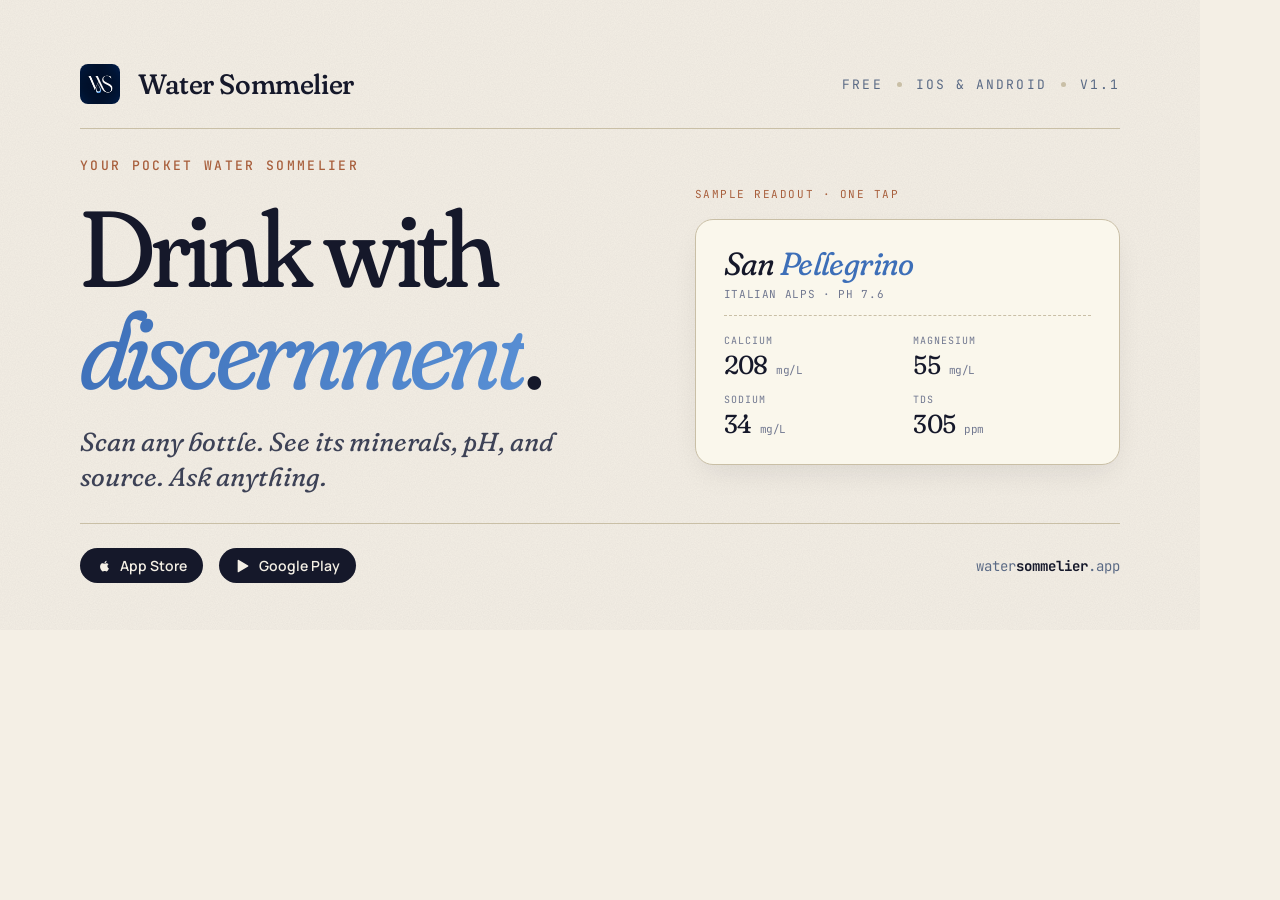
<file: og-image.html>
<!DOCTYPE html>
<html lang="en">
<head>
  <meta charset="UTF-8" />
  <title>Water Sommelier - OG Card</title>
  <link rel="preconnect" href="https://fonts.googleapis.com" />
  <link rel="preconnect" href="https://fonts.gstatic.com" crossorigin />
  <link href="https://fonts.googleapis.com/css2?family=Fraunces:ital,opsz,wght,SOFT@0,9..144,400..700,0..100;1,9..144,400..700,0..100&family=Manrope:wght@500;600&family=JetBrains+Mono:wght@500&display=swap" rel="stylesheet" />
  <style>
    * { box-sizing: border-box; margin: 0; padding: 0; }
    html, body {
      width: 1200px;
      height: 630px;
      overflow: hidden;
      background: #F4EFE5;
      color: #15182A;
      font-family: 'Manrope', sans-serif;
      position: relative;
    }
    /* Subtle paper grain */
    body::before {
      content: '';
      position: absolute;
      inset: 0;
      pointer-events: none;
      opacity: 0.5;
      mix-blend-mode: multiply;
      background-image: url("data:image/svg+xml;utf8,<svg xmlns='http://www.w3.org/2000/svg' width='220' height='220'><filter id='n'><feTurbulence type='fractalNoise' baseFrequency='0.85' numOctaves='2'/><feColorMatrix values='0 0 0 0 0.08, 0 0 0 0 0.07, 0 0 0 0 0.14, 0 0 0 0.13 0'/></filter><rect width='100%' height='100%' filter='url(%23n)'/></svg>");
    }
    .card {
      width: 100%;
      height: 100%;
      padding: 64px 80px;
      display: grid;
      grid-template-rows: auto 1fr auto;
      gap: 28px;
      position: relative;
    }

    /* Header */
    .header {
      display: flex;
      justify-content: space-between;
      align-items: center;
      padding-bottom: 24px;
      border-bottom: 1px solid #C9BFA6;
    }
    .brand {
      display: inline-flex;
      align-items: center;
      gap: 14px;
      font-family: 'Fraunces', Georgia, serif;
      font-variation-settings: 'opsz' 60, 'SOFT' 100;
      font-size: 28px;
      font-weight: 500;
      letter-spacing: -0.015em;
    }
    .brand svg { color: #3D6FB8; }
    .meta {
      font-family: 'JetBrains Mono', monospace;
      font-size: 13px;
      letter-spacing: 0.16em;
      text-transform: uppercase;
      color: #5A6A85;
      display: inline-flex;
      align-items: center;
      gap: 14px;
    }
    .meta .sep {
      width: 5px; height: 5px;
      background: #C9BFA6;
      border-radius: 50%;
    }

    /* Main content */
    .main {
      display: grid;
      grid-template-columns: minmax(0, 1.2fr) minmax(0, 1fr);
      gap: 60px;
      align-items: center;
    }
    .lockup {
      display: flex;
      flex-direction: column;
      gap: 24px;
    }
    .eyebrow {
      font-family: 'JetBrains Mono', monospace;
      font-size: 13px;
      letter-spacing: 0.18em;
      text-transform: uppercase;
      color: #A85F3C;
      font-weight: 500;
    }
    h1 {
      font-family: 'Fraunces', Georgia, serif;
      font-variation-settings: 'opsz' 144, 'SOFT' 100;
      font-size: 108px;
      font-weight: 400;
      line-height: 0.94;
      letter-spacing: -0.04em;
      color: #15182A;
    }
    h1 em {
      font-style: italic;
      font-variation-settings: 'opsz' 144, 'SOFT' 100, 'WONK' 1;
      background: linear-gradient(120deg, #3D6FB8, #5990D5);
      -webkit-background-clip: text;
      -webkit-text-fill-color: transparent;
      background-clip: text;
    }
    .lede {
      font-family: 'Fraunces', Georgia, serif;
      font-variation-settings: 'opsz' 24, 'SOFT' 100;
      font-style: italic;
      font-size: 26px;
      color: #3D4256;
      line-height: 1.35;
      max-width: 560px;
    }

    /* Right side - phone mockup hint + minerals */
    .visual {
      display: flex;
      flex-direction: column;
      gap: 18px;
      align-items: stretch;
      padding-left: 20px;
    }
    .visual-label {
      font-family: 'JetBrains Mono', monospace;
      font-size: 11px;
      letter-spacing: 0.14em;
      text-transform: uppercase;
      color: #A85F3C;
    }
    .specimen {
      background: #FAF7EC;
      border: 1px solid #C9BFA6;
      border-radius: 18px;
      padding: 24px 28px;
      box-shadow: 0 12px 32px -10px rgba(21, 24, 42, 0.12);
    }
    .spec-name {
      font-family: 'Fraunces', Georgia, serif;
      font-variation-settings: 'opsz' 60, 'SOFT' 100;
      font-style: italic;
      font-size: 32px;
      letter-spacing: -0.02em;
      margin-bottom: 4px;
    }
    .spec-name em {
      color: #3D6FB8;
    }
    .spec-origin {
      font-family: 'JetBrains Mono', monospace;
      font-size: 11px;
      letter-spacing: 0.06em;
      text-transform: uppercase;
      color: #717890;
      margin-bottom: 18px;
      padding-bottom: 14px;
      border-bottom: 1px dashed #C9BFA6;
    }
    .spec-grid {
      display: grid;
      grid-template-columns: 1fr 1fr;
      gap: 12px;
    }
    .spec-cell .label {
      font-family: 'JetBrains Mono', monospace;
      font-size: 10px;
      letter-spacing: 0.1em;
      text-transform: uppercase;
      color: #717890;
      margin-bottom: 2px;
    }
    .spec-cell .value {
      font-family: 'Fraunces', Georgia, serif;
      font-variation-settings: 'opsz' 60, 'SOFT' 100;
      font-size: 26px;
      font-weight: 400;
      letter-spacing: -0.02em;
      color: #15182A;
    }
    .spec-cell .unit {
      font-family: 'JetBrains Mono', monospace;
      font-size: 11px;
      color: #717890;
      margin-left: 2px;
    }

    /* Footer */
    .footer {
      display: flex;
      justify-content: space-between;
      align-items: center;
      padding-top: 24px;
      border-top: 1px solid #C9BFA6;
    }
    .stores {
      font-family: 'JetBrains Mono', monospace;
      font-size: 14px;
      letter-spacing: 0.06em;
      text-transform: uppercase;
      color: #5A6A85;
      display: inline-flex;
      align-items: center;
      gap: 16px;
    }
    .stores .store-pill {
      display: inline-flex;
      align-items: center;
      gap: 8px;
      padding: 8px 16px;
      background: #15182A;
      color: #F4EFE5;
      border-radius: 999px;
      text-transform: none;
      letter-spacing: 0;
      font-family: 'Manrope', sans-serif;
      font-size: 14px;
      font-weight: 600;
    }
    .url {
      font-family: 'JetBrains Mono', monospace;
      font-size: 14px;
      color: #5A6A85;
    }
    .url strong { color: #15182A; }
  </style>
</head>
<body>
  <div class="card">
    <!-- Header -->
    <div class="header">
      <div class="brand">
        <img src="logo.png" alt="" width="40" height="40" style="display:inline-block;vertical-align:middle;border-radius:8px;margin-right:4px;"/>
        Water Sommelier
      </div>
      <div class="meta">
        <span>Free</span>
        <span class="sep"></span>
        <span>iOS &amp; Android</span>
        <span class="sep"></span>
        <span>v1.1</span>
      </div>
    </div>

    <!-- Main split -->
    <div class="main">
      <div class="lockup">
        <div class="eyebrow">Your pocket water sommelier</div>
        <h1>Drink with<br><em>discernment</em>.</h1>
        <div class="lede">Scan any bottle. See its minerals, pH, and source. Ask anything.</div>
      </div>

      <div class="visual">
        <div class="visual-label">Sample readout &middot; one tap</div>
        <div class="specimen">
          <div class="spec-name">San <em>Pellegrino</em></div>
          <div class="spec-origin">Italian Alps &middot; pH 7.6</div>
          <div class="spec-grid">
            <div class="spec-cell">
              <div class="label">Calcium</div>
              <div class="value">208<span class="unit"> mg/L</span></div>
            </div>
            <div class="spec-cell">
              <div class="label">Magnesium</div>
              <div class="value">55<span class="unit"> mg/L</span></div>
            </div>
            <div class="spec-cell">
              <div class="label">Sodium</div>
              <div class="value">34<span class="unit"> mg/L</span></div>
            </div>
            <div class="spec-cell">
              <div class="label">TDS</div>
              <div class="value">305<span class="unit"> ppm</span></div>
            </div>
          </div>
        </div>
      </div>
    </div>

    <!-- Footer -->
    <div class="footer">
      <div class="stores">
        <span class="store-pill">
          <svg width="16" height="16" viewBox="0 0 24 24" fill="currentColor"><path d="M17.05 12.56c-.02-2.04 1.66-3.02 1.74-3.07-.95-1.38-2.42-1.57-2.94-1.59-1.25-.13-2.44.74-3.08.74-.64 0-1.62-.72-2.66-.7-1.37.02-2.63.8-3.33 2.02-1.42 2.46-.36 6.1 1.02 8.1.68.98 1.49 2.08 2.55 2.04 1.03-.04 1.42-.66 2.66-.66 1.25 0 1.6.66 2.7.64 1.12-.02 1.82-.99 2.5-1.98.79-1.14 1.11-2.24 1.13-2.3-.02-.01-2.17-.83-2.2-3.24ZM15.07 6.8c.55-.7.93-1.65.83-2.6-.8.04-1.79.55-2.36 1.24-.51.6-.97 1.58-.85 2.51.9.07 1.82-.45 2.38-1.15Z"/></svg>
          App Store
        </span>
        <span class="store-pill">
          <svg width="16" height="16" viewBox="0 0 24 24" fill="currentColor"><path d="M4 3.4c0-.6.62-1 1.16-.74L19.7 11.3c.56.32.56 1.08 0 1.4L5.16 21.4c-.54.26-1.16-.14-1.16-.74V3.4Z"/></svg>
          Google Play
        </span>
      </div>
      <div class="url">water<strong>sommelier</strong>.app</div>
    </div>
  </div>
</body>
</html>
</file>
